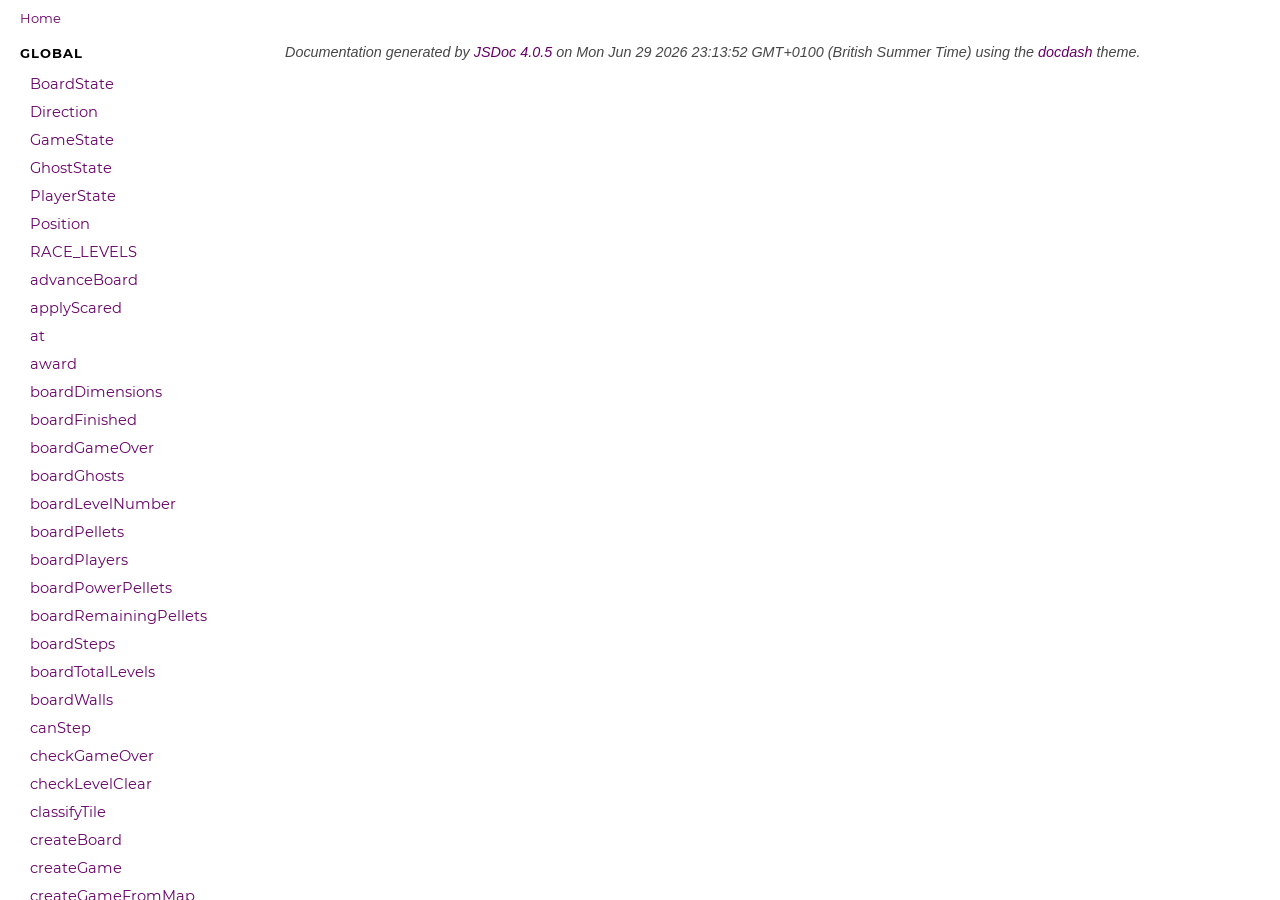
<file: docs/index.html>
<!DOCTYPE html>
<html lang="en">
<head>
    
    <meta charset="utf-8">
    <title>Home - Documentation</title>
    
    
    <script src="scripts/prettify/prettify.js"></script>
    <script src="scripts/prettify/lang-css.js"></script>
    <!--[if lt IE 9]>
      <script src="//html5shiv.googlecode.com/svn/trunk/html5.js"></script>
    <![endif]-->
    <link type="text/css" rel="stylesheet" href="styles/prettify.css">
    <link type="text/css" rel="stylesheet" href="styles/jsdoc.css">
    <script src="scripts/nav.js" defer></script>
    
    <meta name="viewport" content="width=device-width, initial-scale=1.0">
</head>
<body>

<input type="checkbox" id="nav-trigger" class="nav-trigger" />
<label for="nav-trigger" class="navicon-button x">
  <div class="navicon"></div>
</label>

<label for="nav-trigger" class="overlay"></label>

<nav >
    
    
    <h2><a href="index.html">Home</a></h2><h3>Global</h3><ul><li><a href="global.html#BoardState">BoardState</a></li><li><a href="global.html#Direction">Direction</a></li><li><a href="global.html#GameState">GameState</a></li><li><a href="global.html#GhostState">GhostState</a></li><li><a href="global.html#PlayerState">PlayerState</a></li><li><a href="global.html#Position">Position</a></li><li><a href="global.html#RACE_LEVELS">RACE_LEVELS</a></li><li><a href="global.html#advanceBoard">advanceBoard</a></li><li><a href="global.html#applyScared">applyScared</a></li><li><a href="global.html#at">at</a></li><li><a href="global.html#award">award</a></li><li><a href="global.html#boardDimensions">boardDimensions</a></li><li><a href="global.html#boardFinished">boardFinished</a></li><li><a href="global.html#boardGameOver">boardGameOver</a></li><li><a href="global.html#boardGhosts">boardGhosts</a></li><li><a href="global.html#boardLevelNumber">boardLevelNumber</a></li><li><a href="global.html#boardPellets">boardPellets</a></li><li><a href="global.html#boardPlayers">boardPlayers</a></li><li><a href="global.html#boardPowerPellets">boardPowerPellets</a></li><li><a href="global.html#boardRemainingPellets">boardRemainingPellets</a></li><li><a href="global.html#boardSteps">boardSteps</a></li><li><a href="global.html#boardTotalLevels">boardTotalLevels</a></li><li><a href="global.html#boardWalls">boardWalls</a></li><li><a href="global.html#canStep">canStep</a></li><li><a href="global.html#checkGameOver">checkGameOver</a></li><li><a href="global.html#checkLevelClear">checkLevelClear</a></li><li><a href="global.html#classifyTile">classifyTile</a></li><li><a href="global.html#createBoard">createBoard</a></li><li><a href="global.html#createGame">createGame</a></li><li><a href="global.html#createGameFromMap">createGameFromMap</a></li><li><a href="global.html#eatPellets">eatPellets</a></li><li><a href="global.html#eatPowerPellets">eatPowerPellets</a></li><li><a href="global.html#eaterIndex">eaterIndex</a></li><li><a href="global.html#expirePower">expirePower</a></li><li><a href="global.html#getBoardOf">getBoardOf</a></li><li><a href="global.html#getBoards">getBoards</a></li><li><a href="global.html#getMode">getMode</a></li><li><a href="global.html#getPlayerCount">getPlayerCount</a></li><li><a href="global.html#getRouting">getRouting</a></li><li><a href="global.html#getWinner">getWinner</a></li><li><a href="global.html#ghostOptions">ghostOptions</a></li><li><a href="global.html#hitPlayer">hitPlayer</a></li><li><a href="global.html#incrementSteps">incrementSteps</a></li><li><a href="global.html#isComplete">isComplete</a></li><li><a href="global.html#isWallAt">isWallAt</a></li><li><a href="global.html#loadLevel">loadLevel</a></li><li><a href="global.html#makePlayer">makePlayer</a></li><li><a href="global.html#moveGhosts">moveGhosts</a></li><li><a href="global.html#movePlayer">movePlayer</a></li><li><a href="global.html#movePlayers">movePlayers</a></li><li><a href="global.html#nextSeed">nextSeed</a></li><li><a href="global.html#parseMap">parseMap</a></li><li><a href="global.html#playerDirection">playerDirection</a></li><li><a href="global.html#playerEliminated">playerEliminated</a></li><li><a href="global.html#playerLives">playerLives</a></li><li><a href="global.html#playerPosition">playerPosition</a></li><li><a href="global.html#playerPowered">playerPowered</a></li><li><a href="global.html#playerScore">playerScore</a></li><li><a href="global.html#randomBelow">randomBelow</a></li><li><a href="global.html#reachableTiles">reachableTiles</a></li><li><a href="global.html#resolveCollisions">resolveCollisions</a></li><li><a href="global.html#resolveGhost">resolveGhost</a></li><li><a href="global.html#samePos">samePos</a></li><li><a href="global.html#setDirection">setDirection</a></li><li><a href="global.html#spawnPoints">spawnPoints</a></li><li><a href="global.html#step">step</a></li><li><a href="global.html#stepBoard">stepBoard</a></li><li><a href="global.html#tileAhead">tileAhead</a></li><li><a href="global.html#wrap">wrap</a></li></ul>
    
</nav>

<div id="main">
    

    



    


    <section class="package">
        <h3> </h3>		
    </section>









    








    
    
</div>

<br class="clear">

<footer>
    Documentation generated by <a href="https://github.com/jsdoc3/jsdoc">JSDoc 4.0.5</a> on Mon Jun 29 2026 23:13:52 GMT+0100 (British Summer Time) using the <a href="https://github.com/clenemt/docdash">docdash</a> theme.
</footer>

<script>prettyPrint();</script>
<script src="scripts/polyfill.js"></script>
<script src="scripts/linenumber.js"></script>



    <link type="text/css" rel="stylesheet" href="custom.css">
    
</body>
</html>
</file>
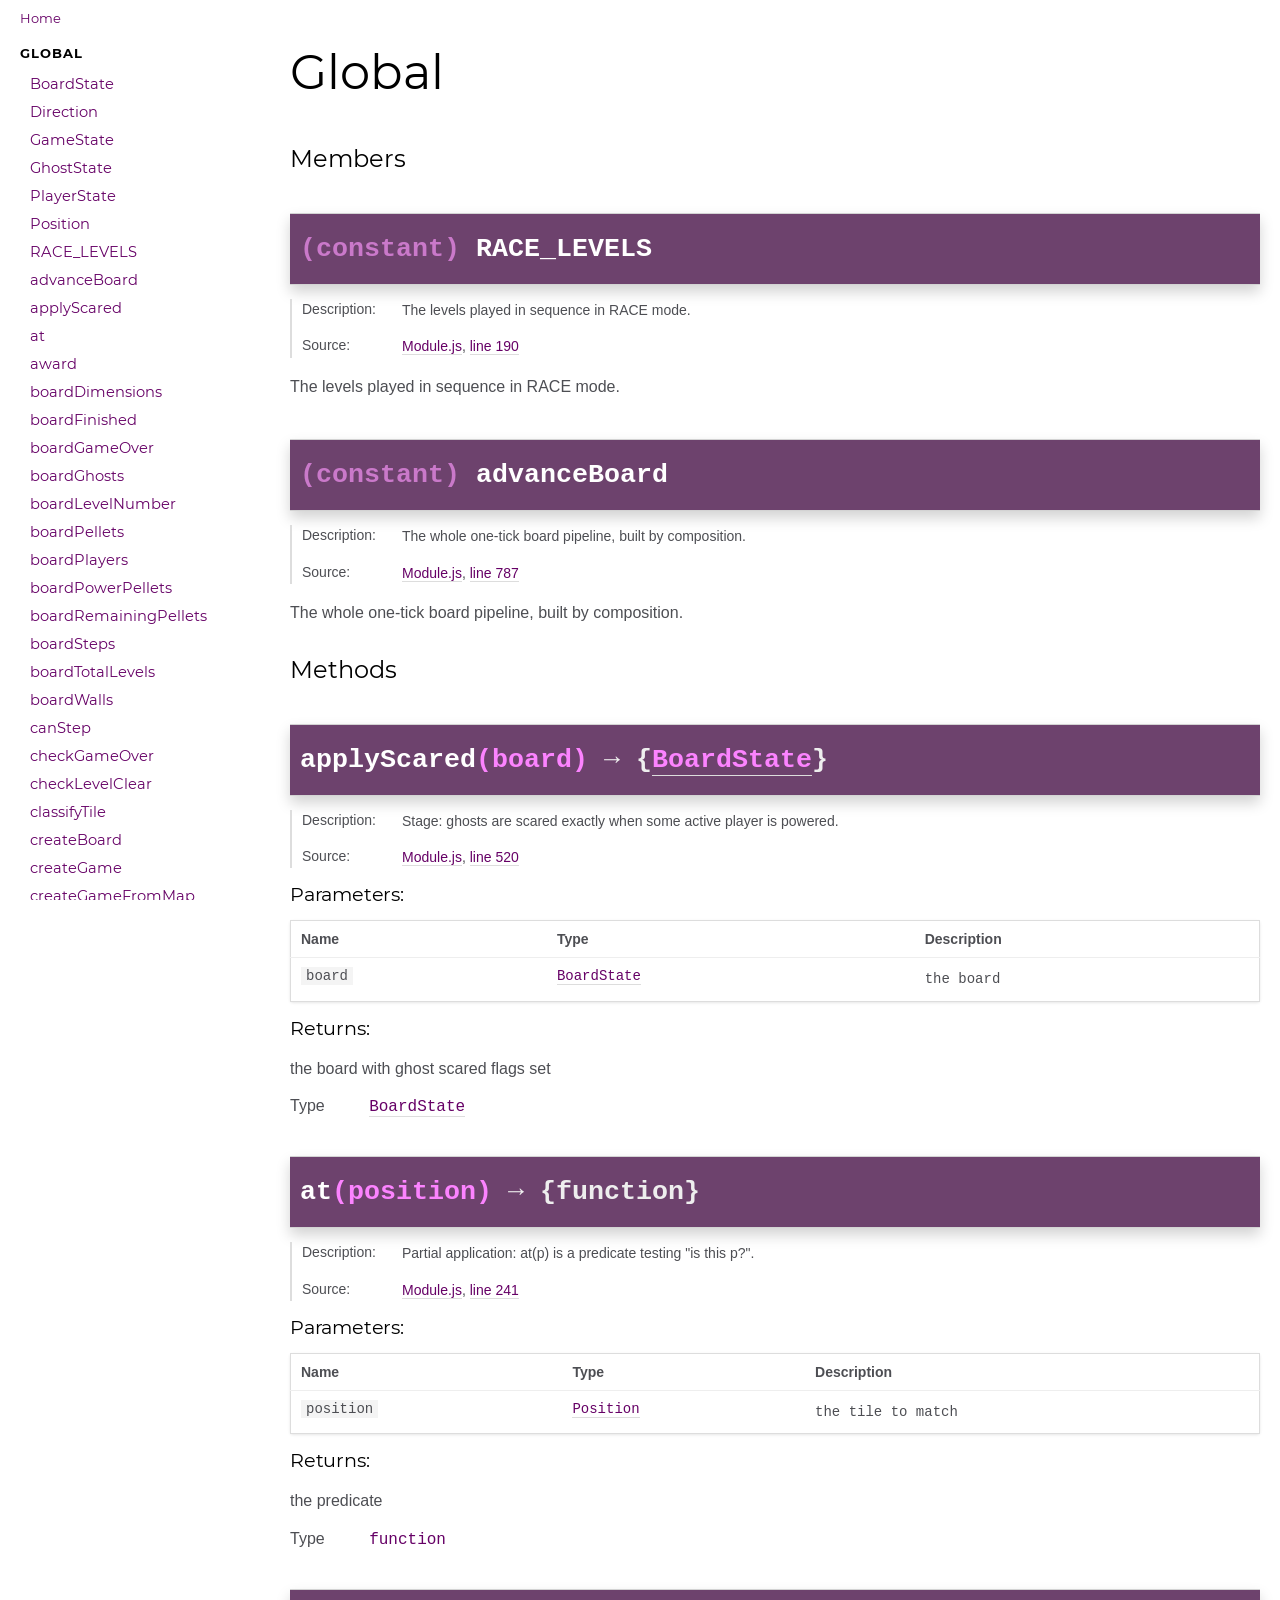
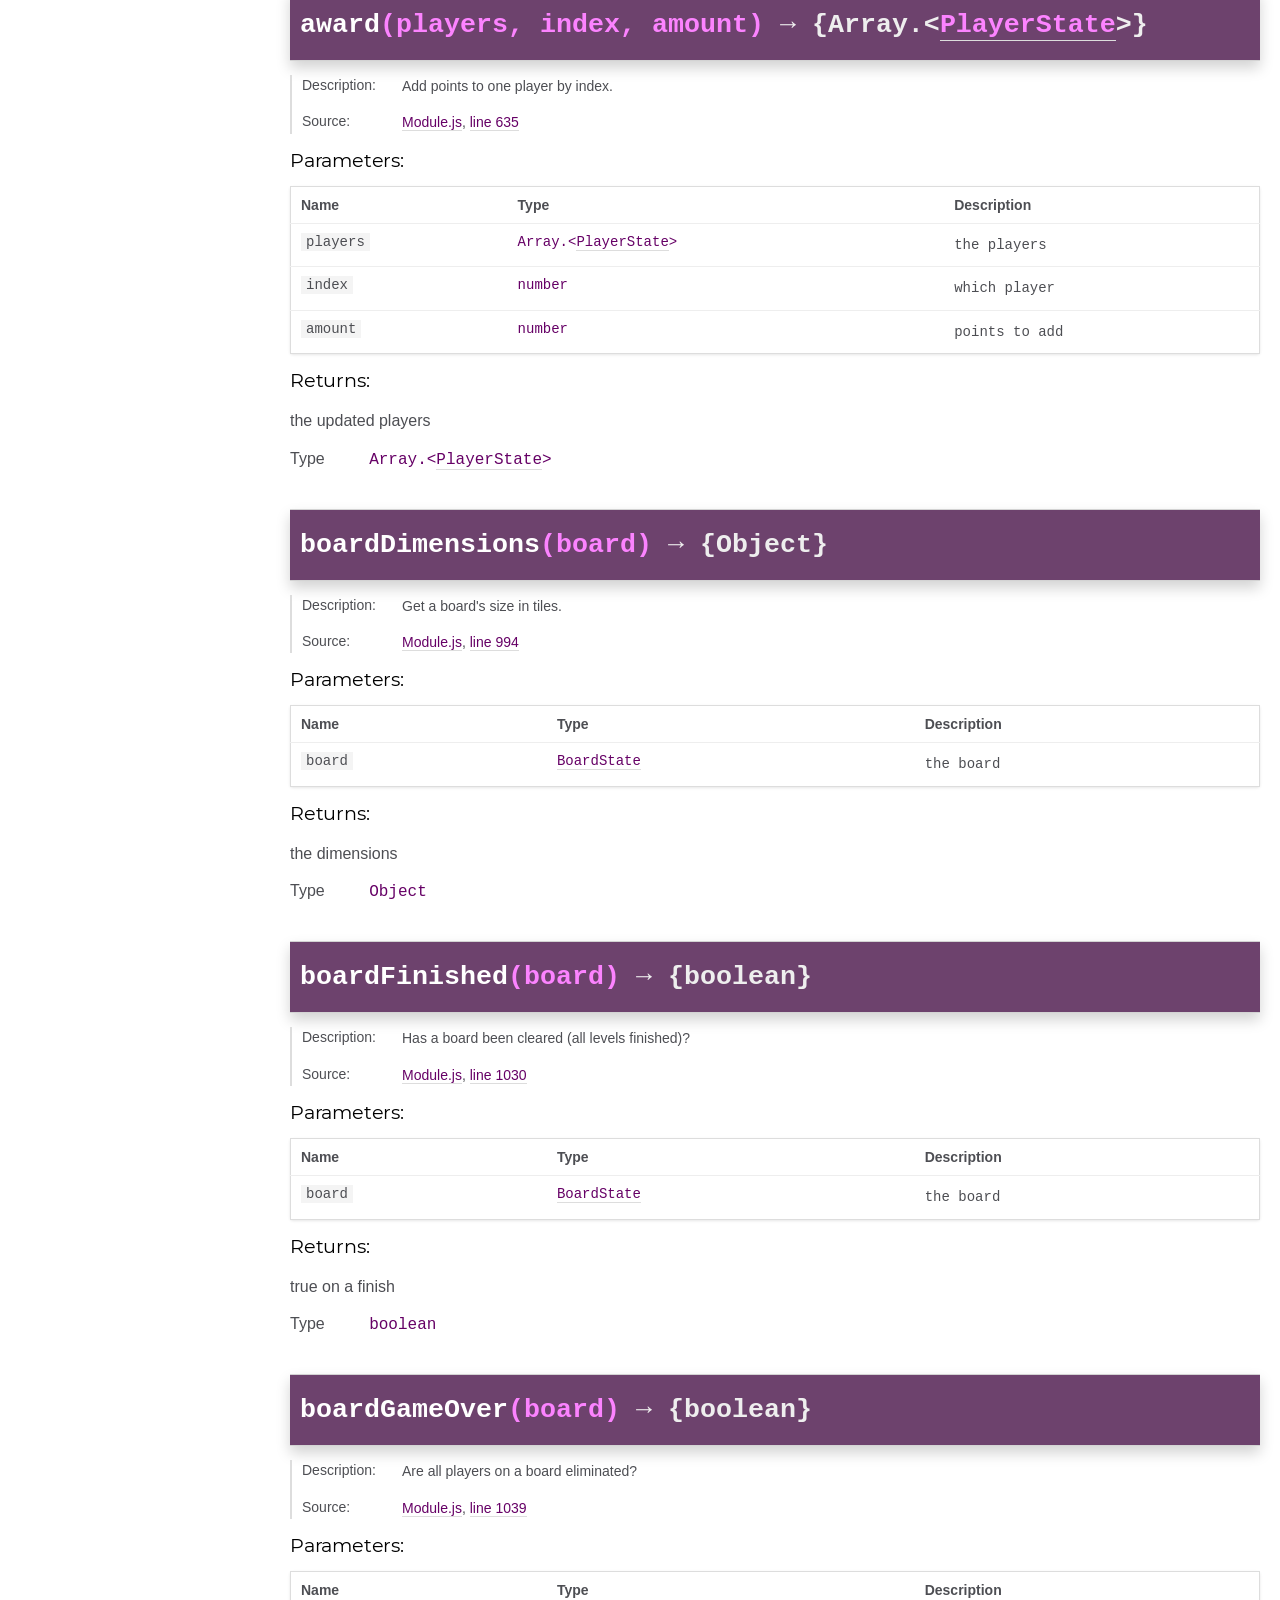
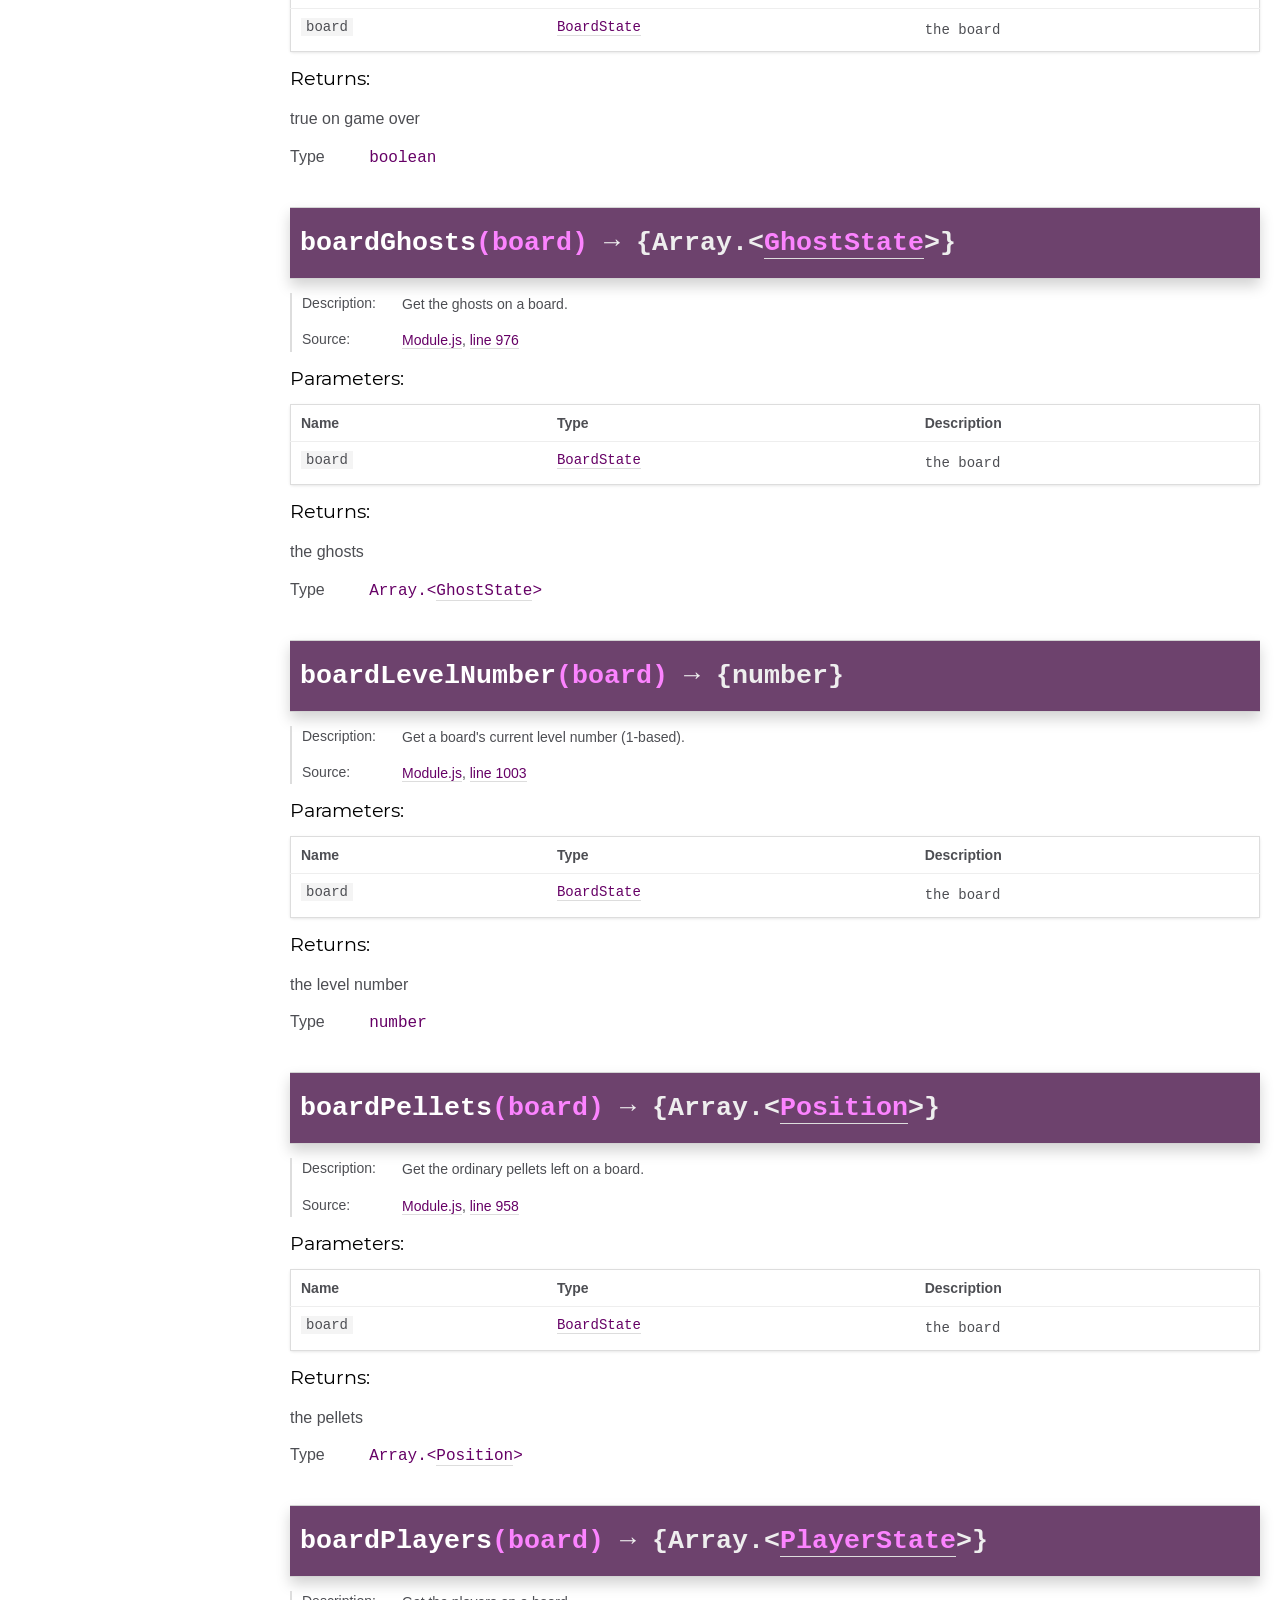
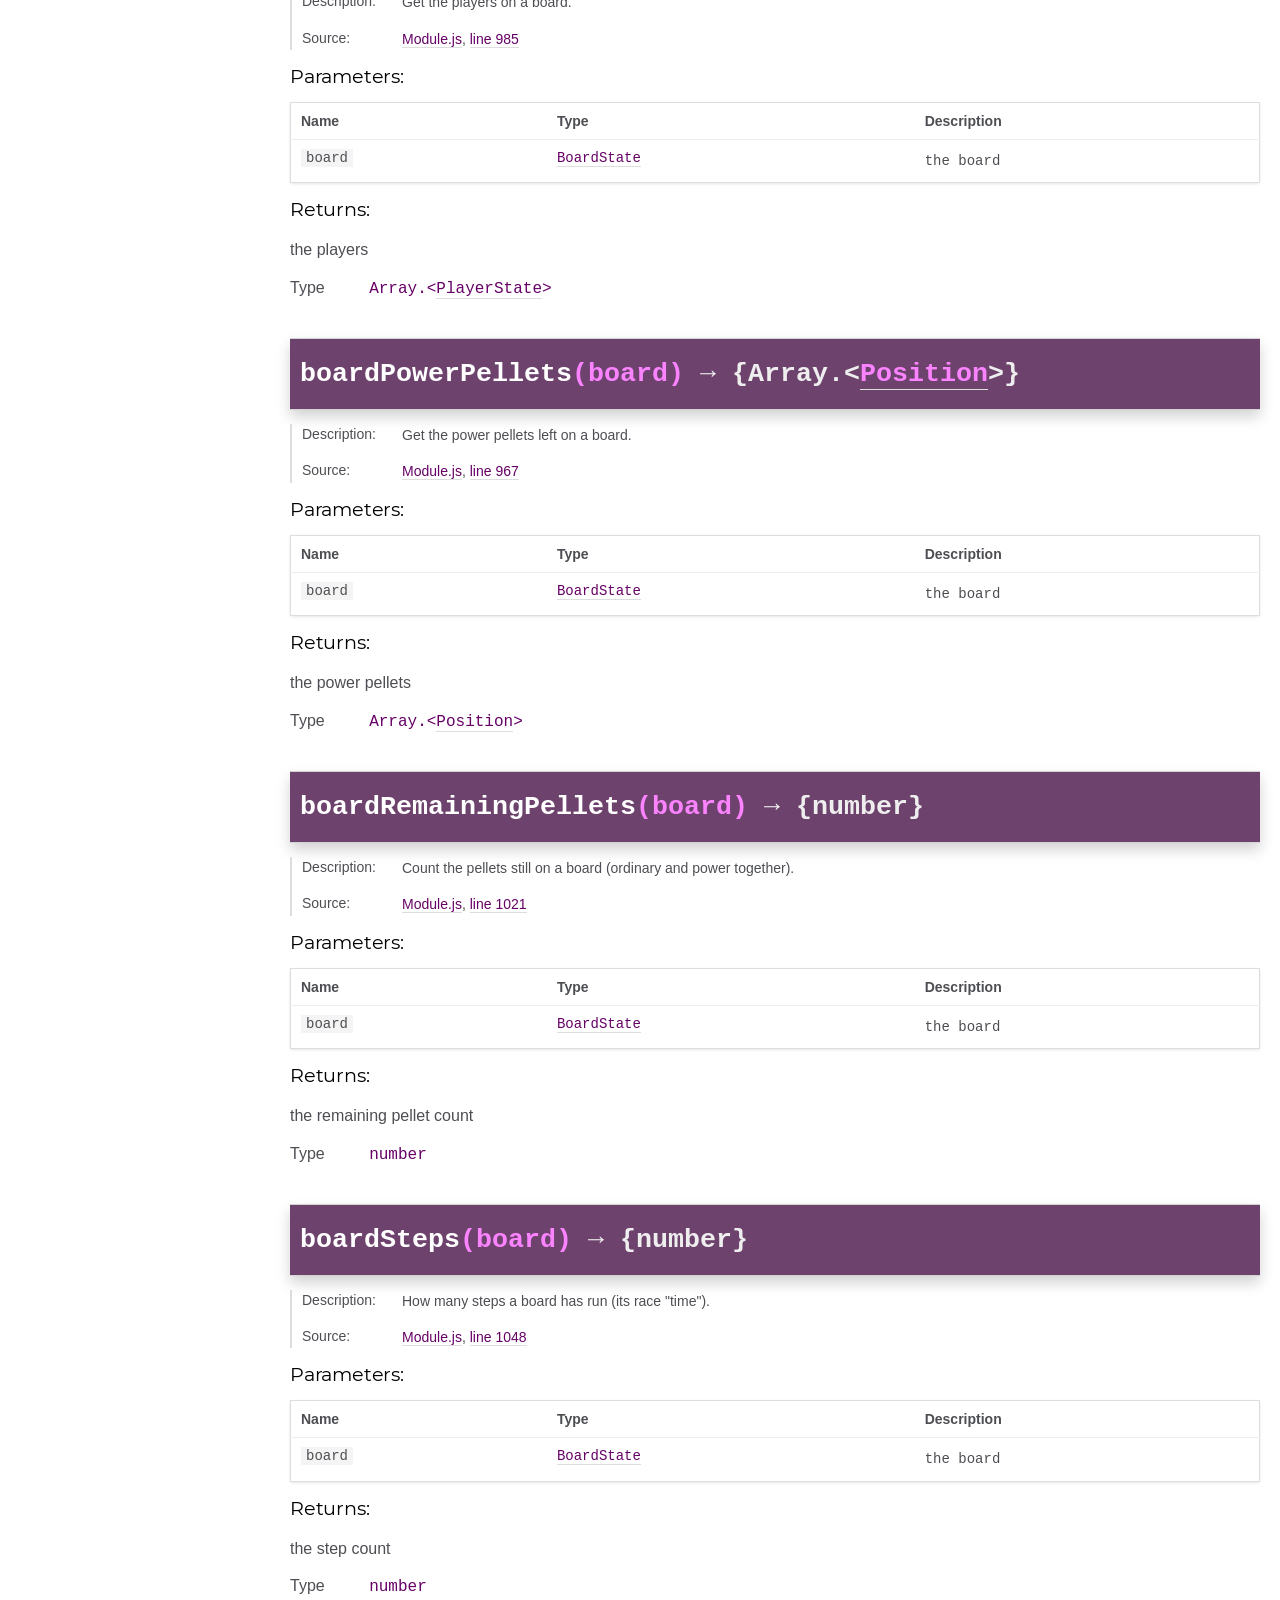
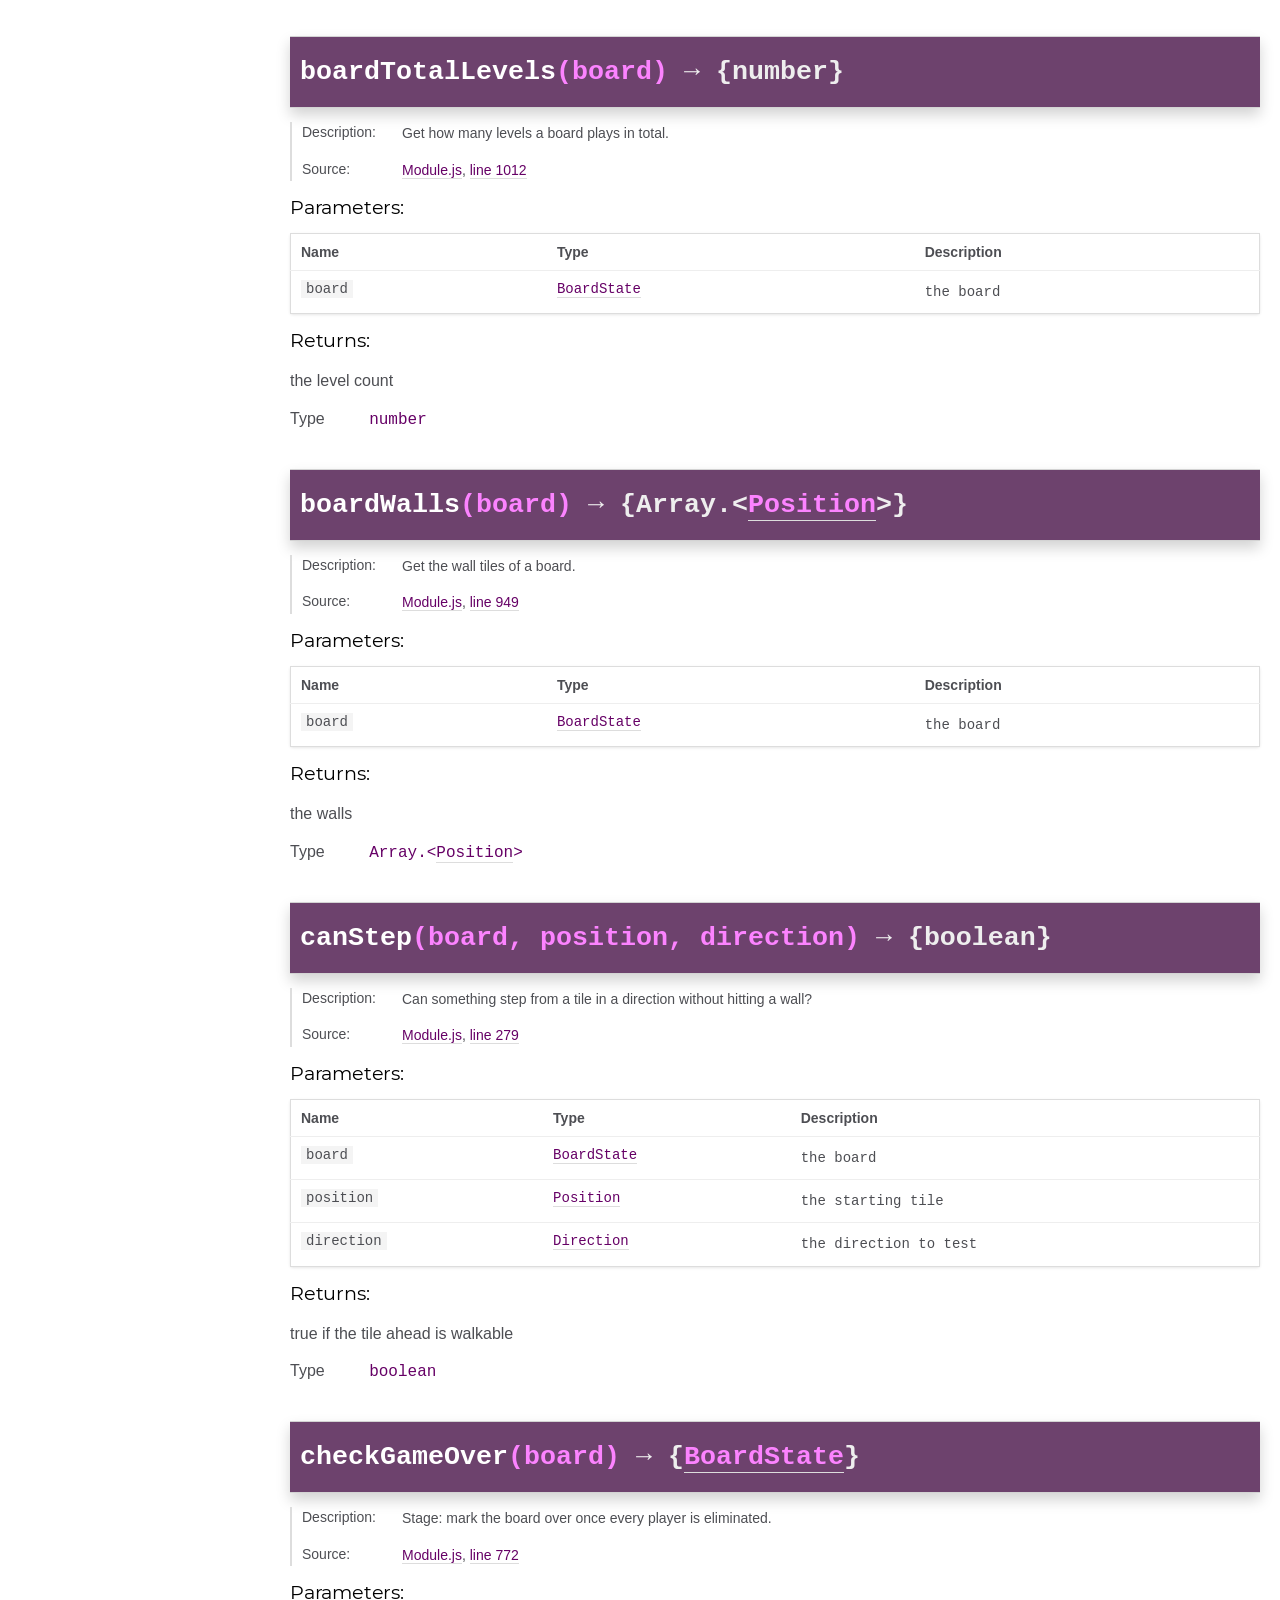
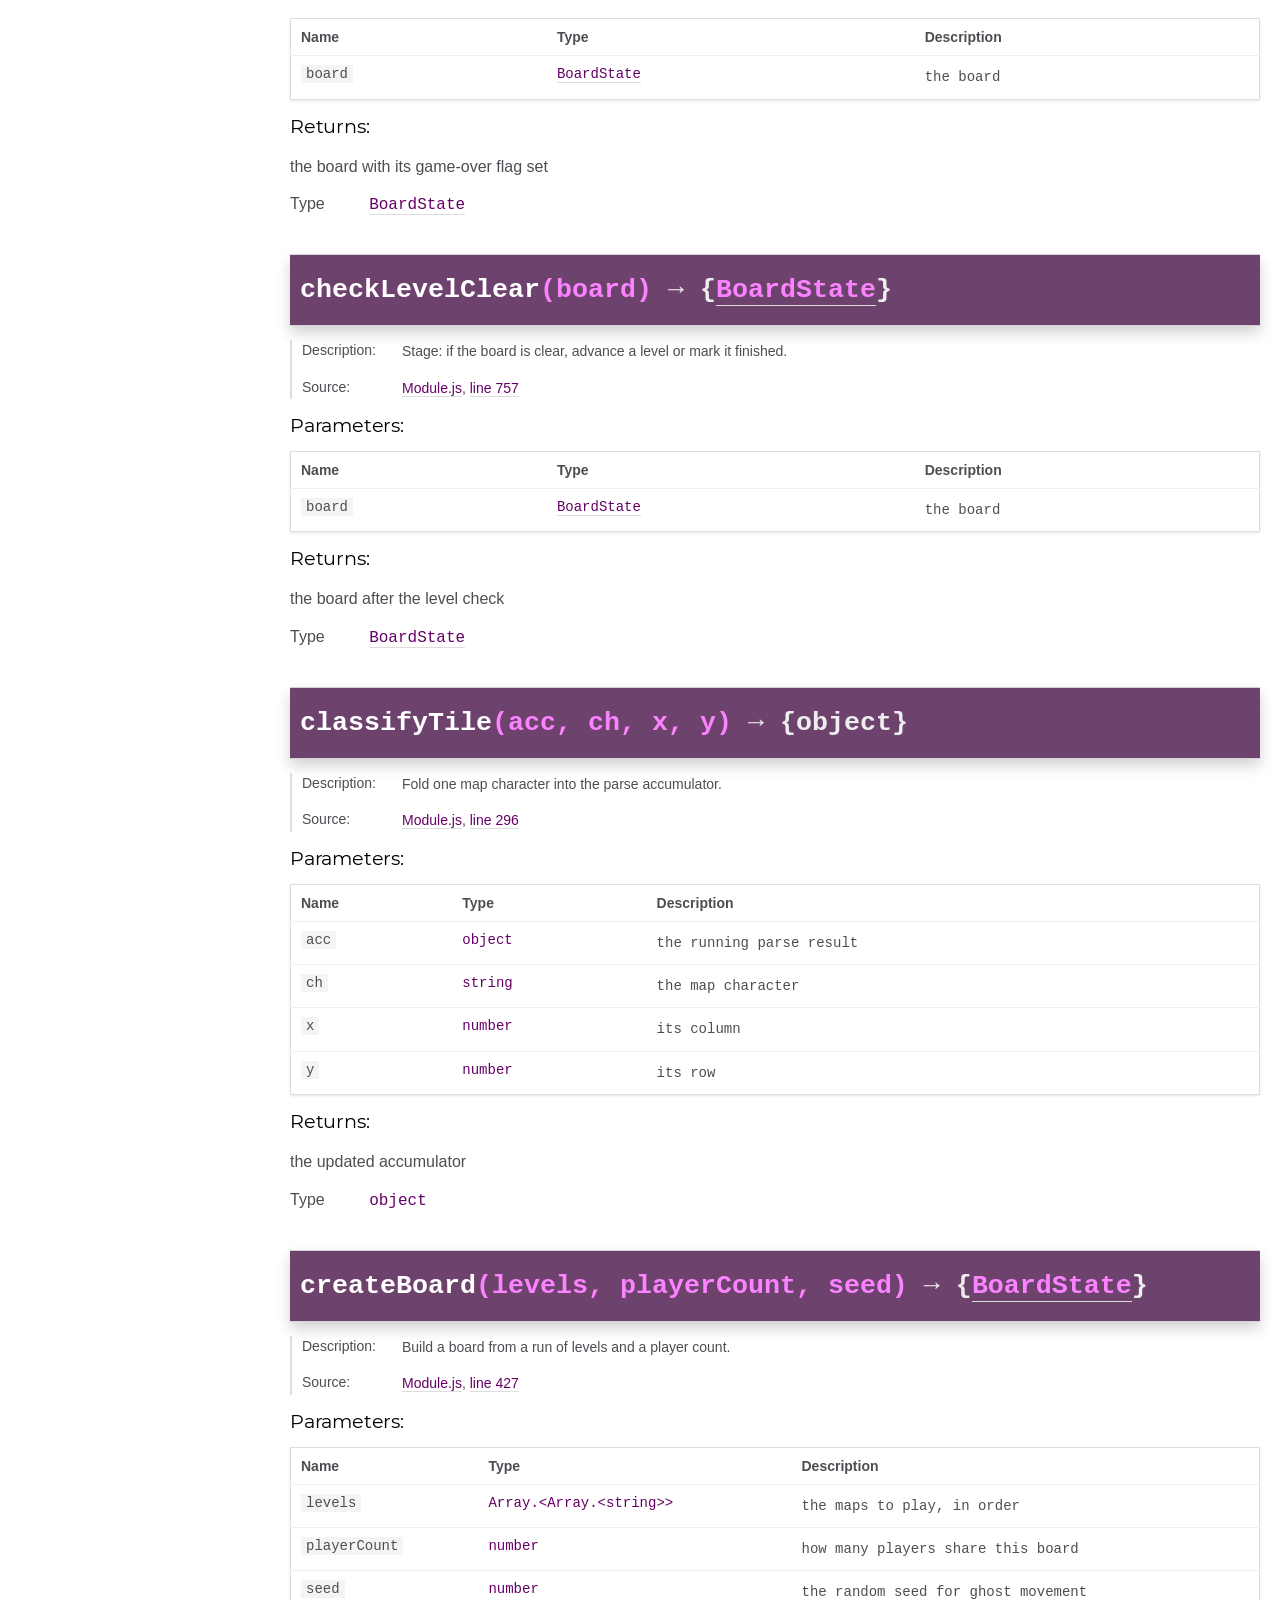
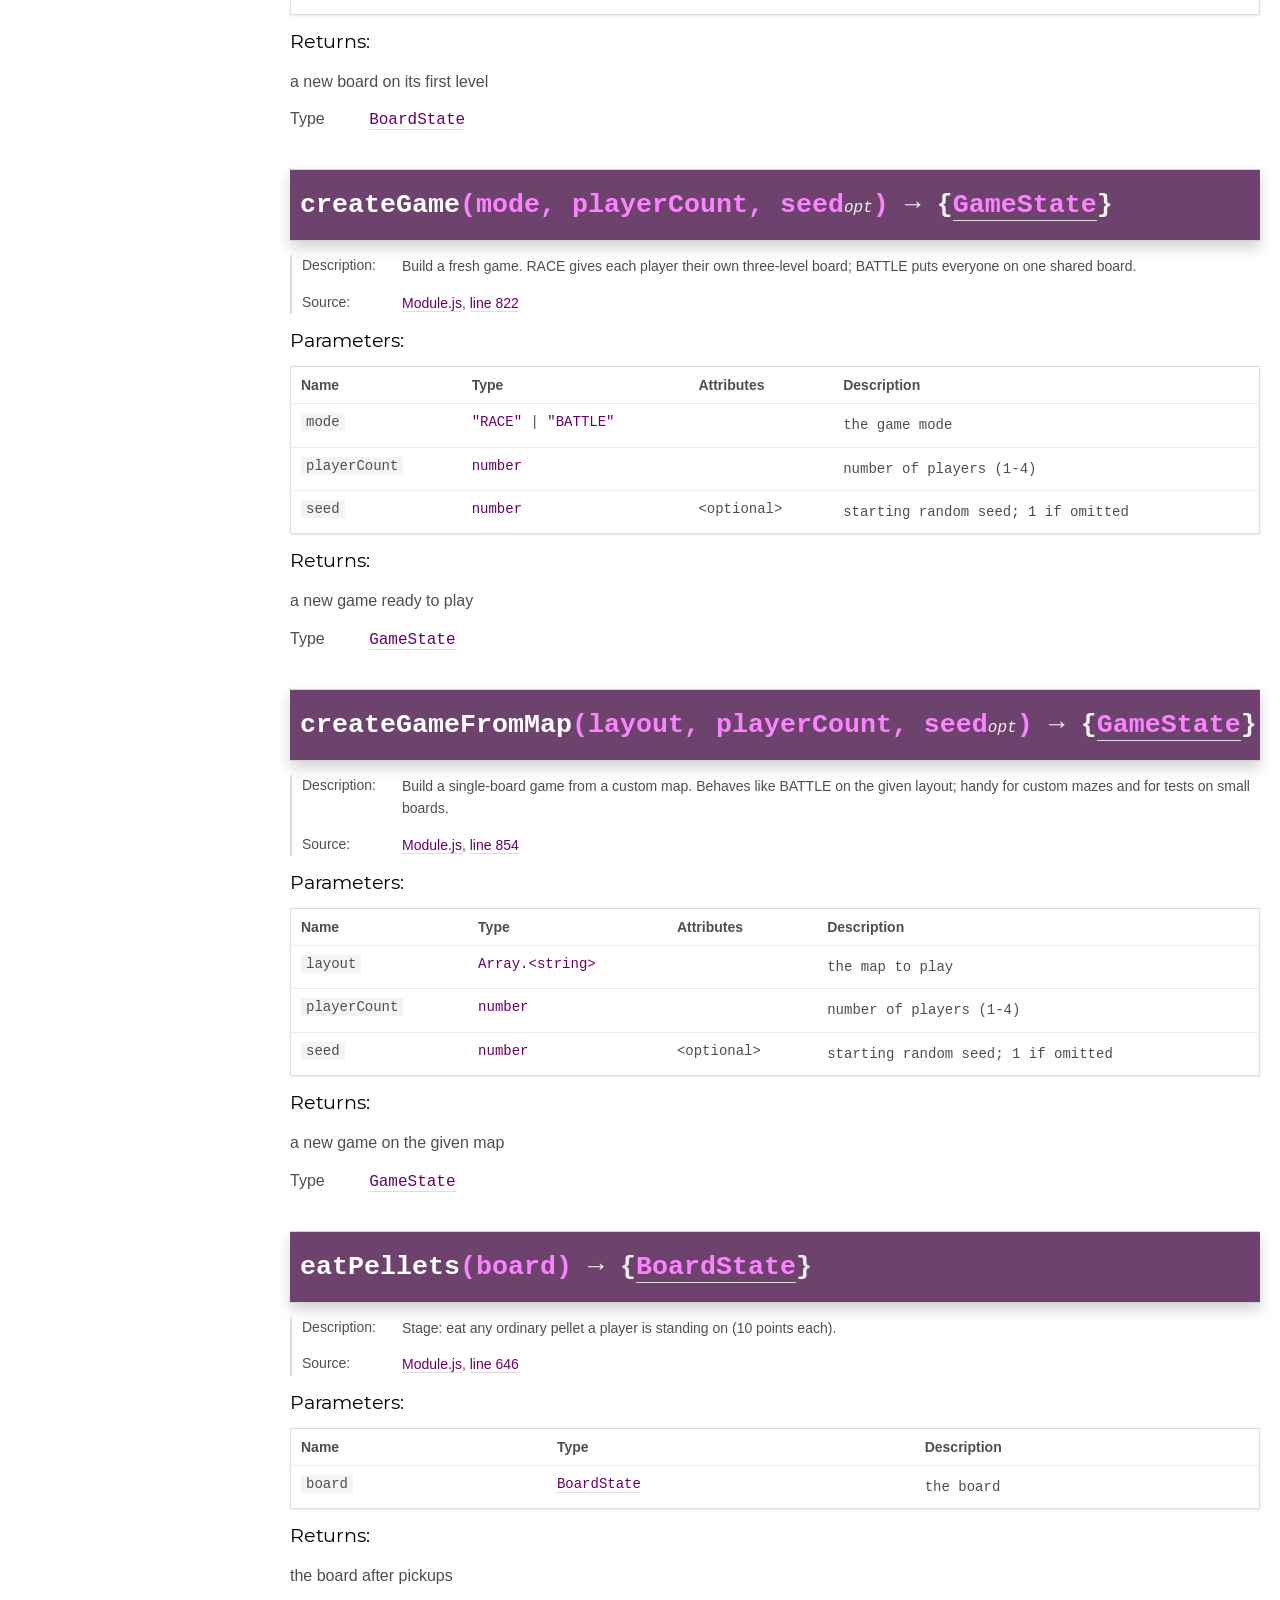
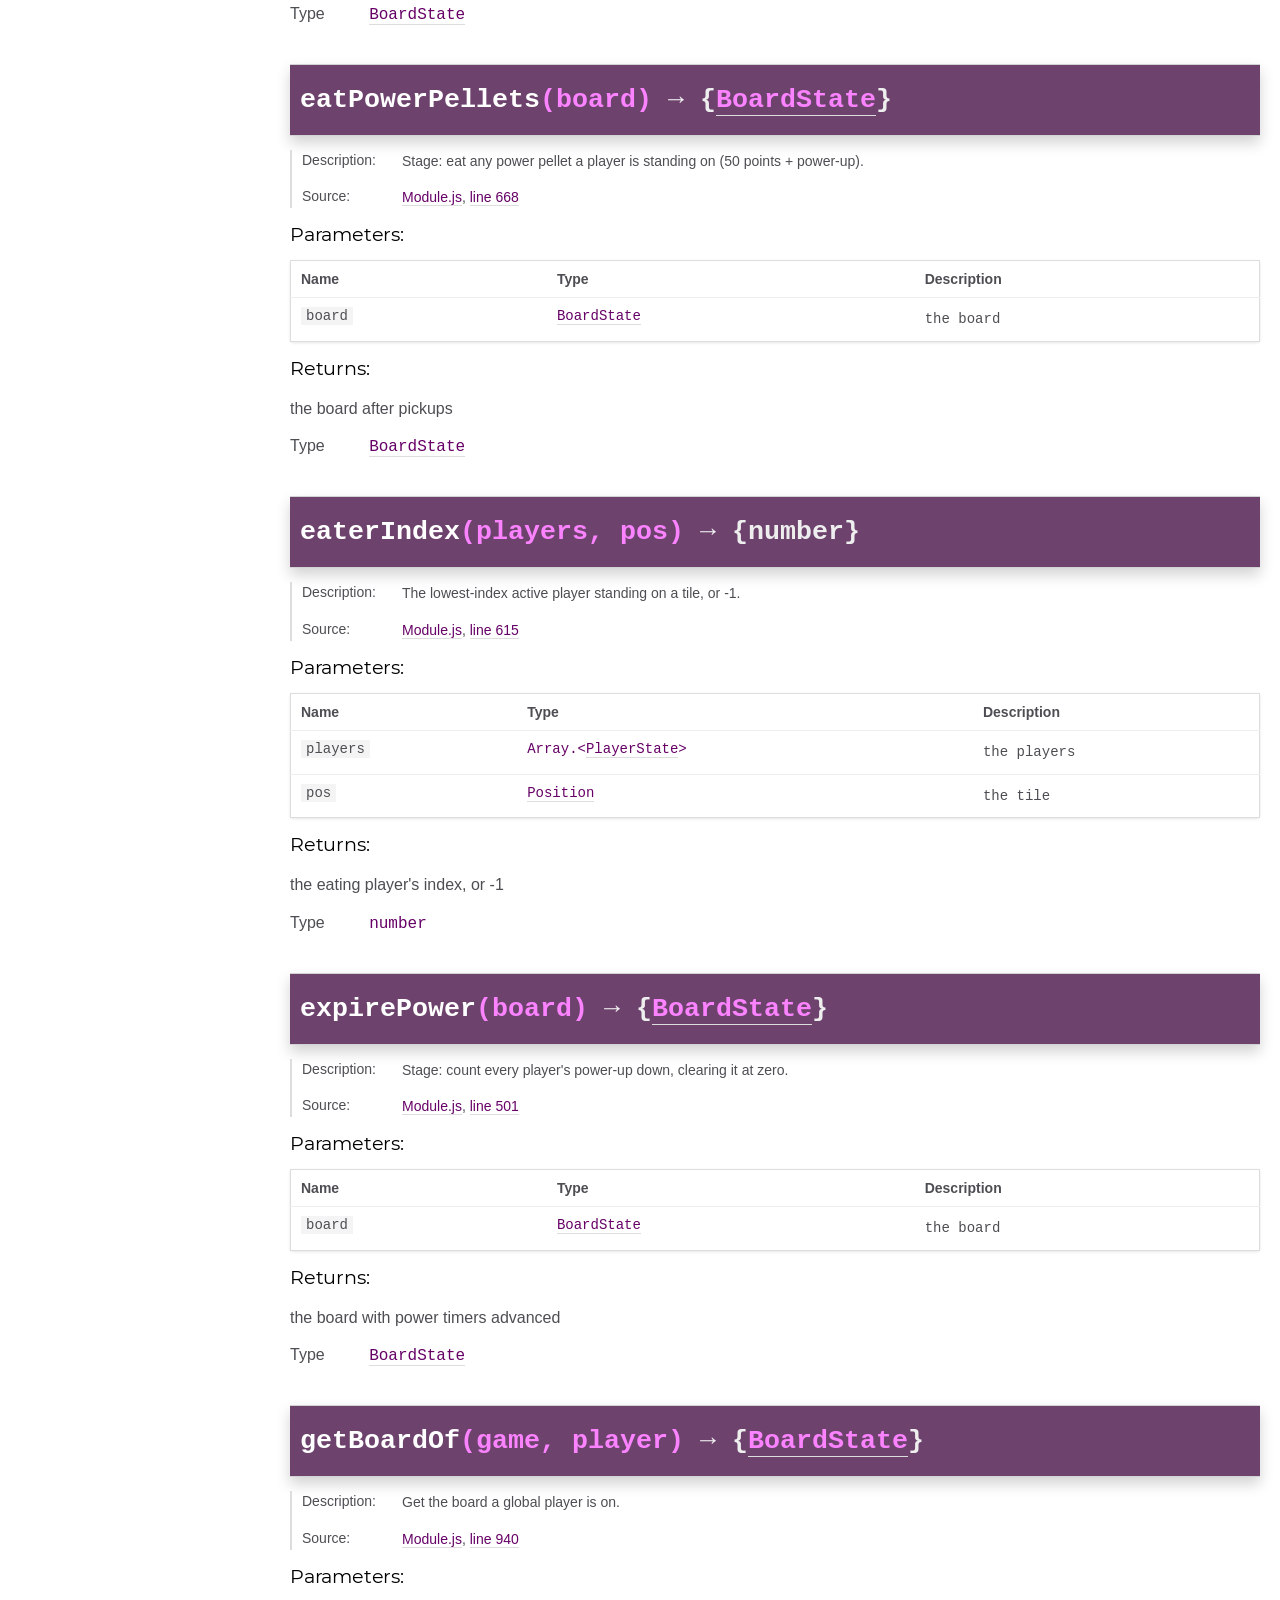
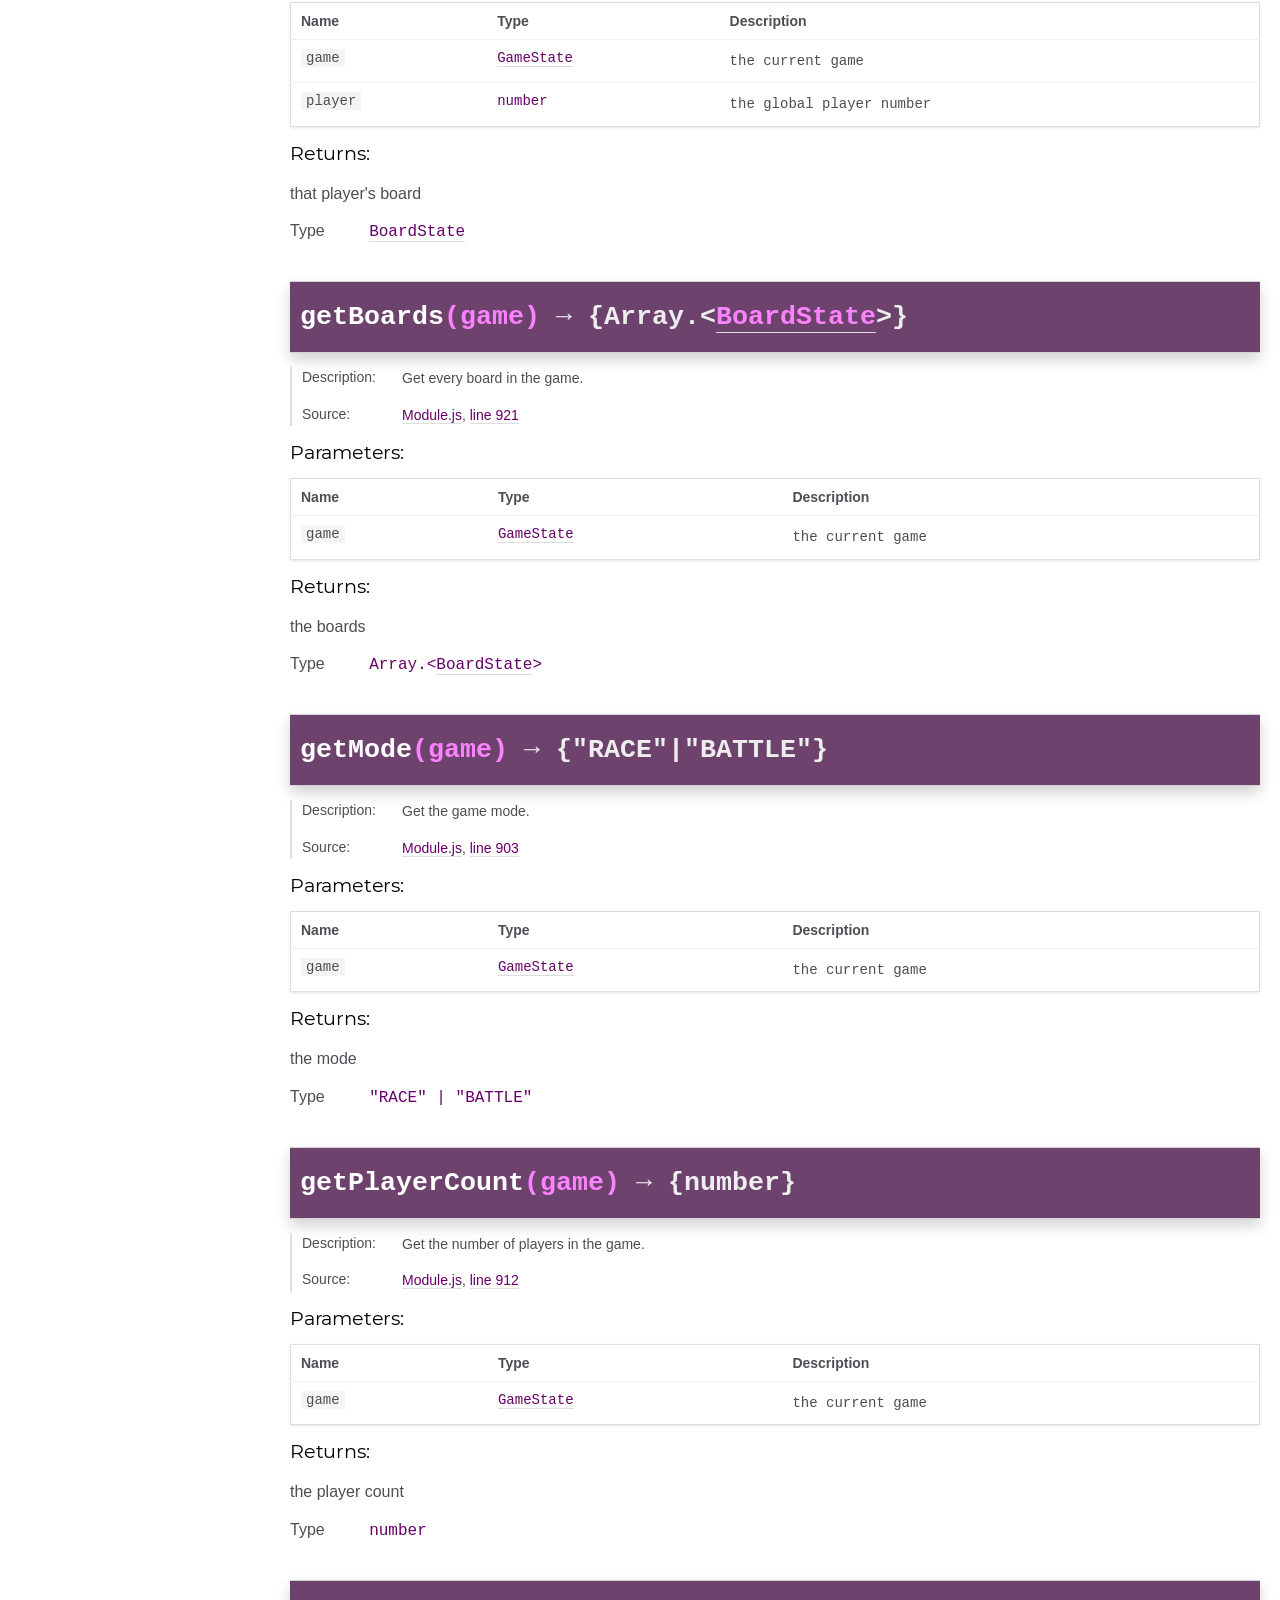
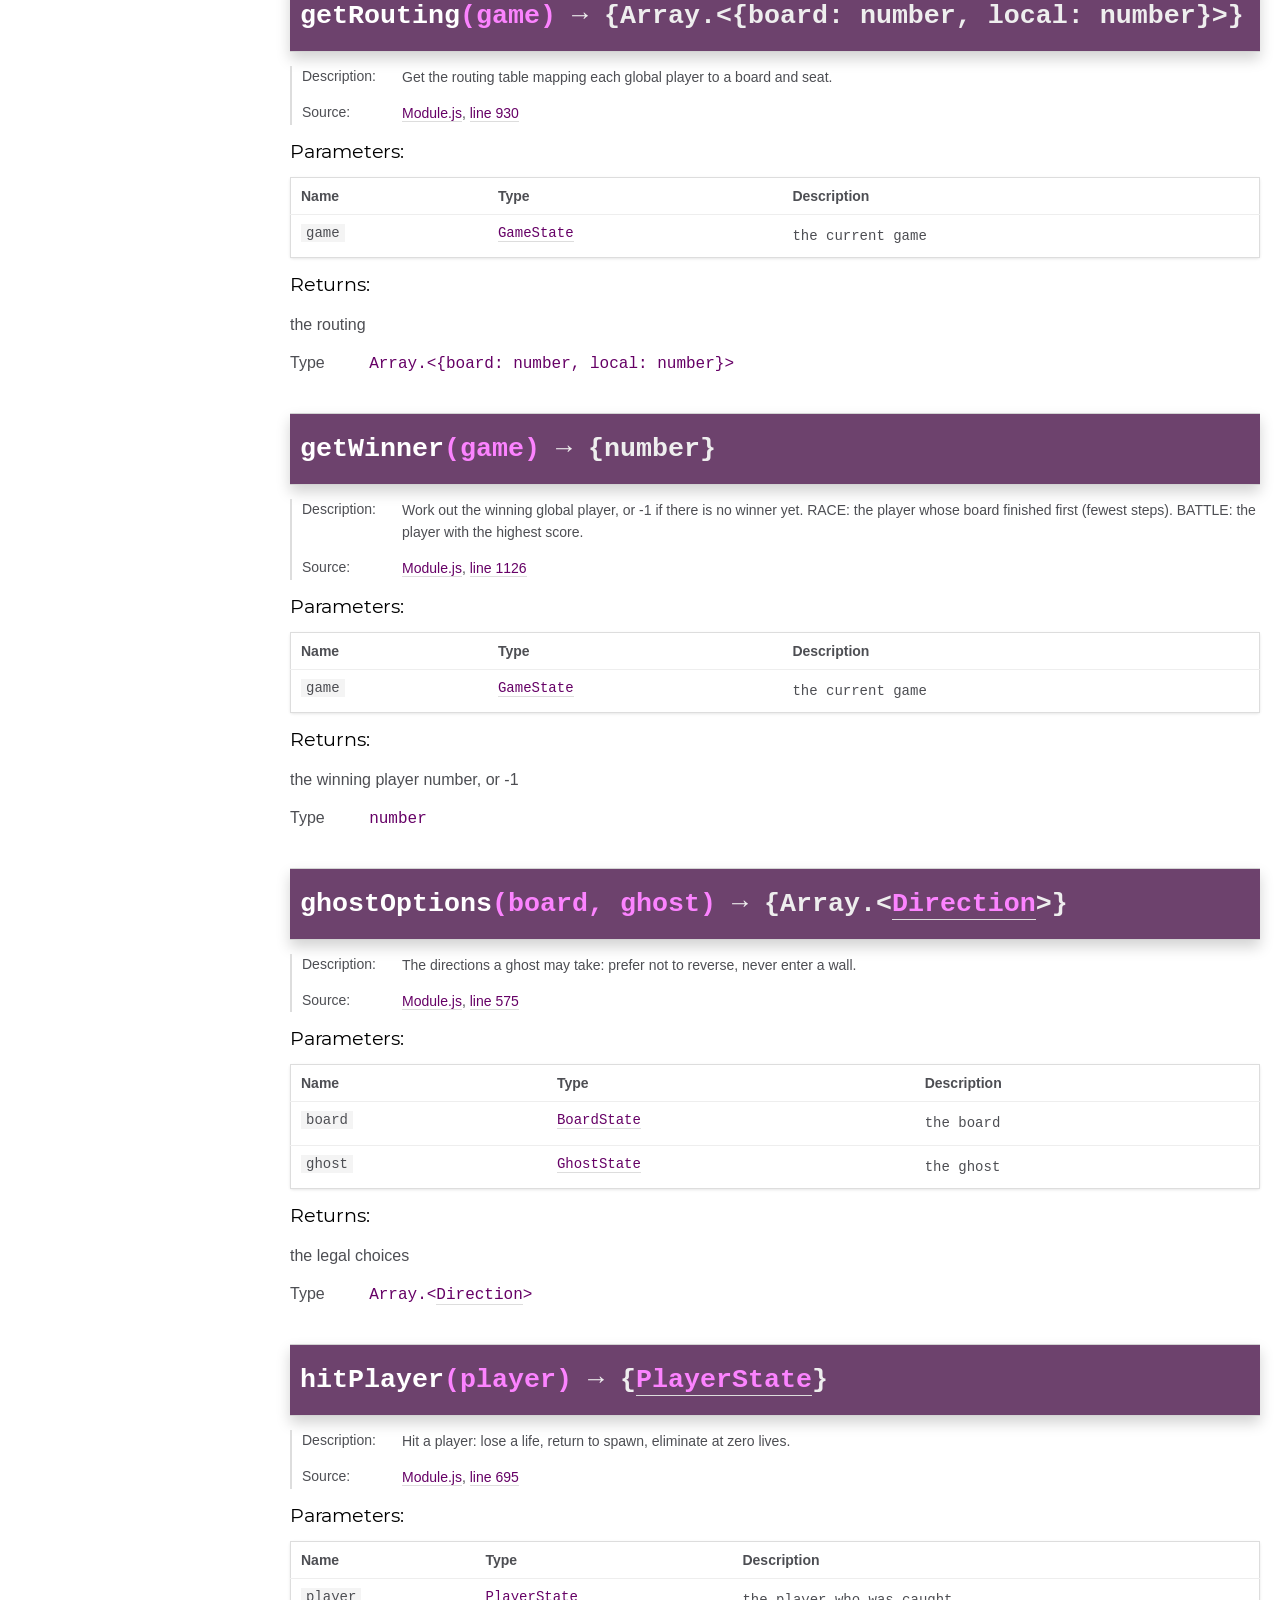
<file: docs/global.html>
<!DOCTYPE html>
<html lang="en">
<head>
    
    <meta charset="utf-8">
    <title>Global - Documentation</title>
    
    
    <script src="scripts/prettify/prettify.js"></script>
    <script src="scripts/prettify/lang-css.js"></script>
    <!--[if lt IE 9]>
      <script src="//html5shiv.googlecode.com/svn/trunk/html5.js"></script>
    <![endif]-->
    <link type="text/css" rel="stylesheet" href="styles/prettify.css">
    <link type="text/css" rel="stylesheet" href="styles/jsdoc.css">
    <script src="scripts/nav.js" defer></script>
    
    <meta name="viewport" content="width=device-width, initial-scale=1.0">
</head>
<body>

<input type="checkbox" id="nav-trigger" class="nav-trigger" />
<label for="nav-trigger" class="navicon-button x">
  <div class="navicon"></div>
</label>

<label for="nav-trigger" class="overlay"></label>

<nav >
    
    
    <h2><a href="index.html">Home</a></h2><h3>Global</h3><ul><li><a href="global.html#BoardState">BoardState</a></li><li><a href="global.html#Direction">Direction</a></li><li><a href="global.html#GameState">GameState</a></li><li><a href="global.html#GhostState">GhostState</a></li><li><a href="global.html#PlayerState">PlayerState</a></li><li><a href="global.html#Position">Position</a></li><li><a href="global.html#RACE_LEVELS">RACE_LEVELS</a></li><li><a href="global.html#advanceBoard">advanceBoard</a></li><li><a href="global.html#applyScared">applyScared</a></li><li><a href="global.html#at">at</a></li><li><a href="global.html#award">award</a></li><li><a href="global.html#boardDimensions">boardDimensions</a></li><li><a href="global.html#boardFinished">boardFinished</a></li><li><a href="global.html#boardGameOver">boardGameOver</a></li><li><a href="global.html#boardGhosts">boardGhosts</a></li><li><a href="global.html#boardLevelNumber">boardLevelNumber</a></li><li><a href="global.html#boardPellets">boardPellets</a></li><li><a href="global.html#boardPlayers">boardPlayers</a></li><li><a href="global.html#boardPowerPellets">boardPowerPellets</a></li><li><a href="global.html#boardRemainingPellets">boardRemainingPellets</a></li><li><a href="global.html#boardSteps">boardSteps</a></li><li><a href="global.html#boardTotalLevels">boardTotalLevels</a></li><li><a href="global.html#boardWalls">boardWalls</a></li><li><a href="global.html#canStep">canStep</a></li><li><a href="global.html#checkGameOver">checkGameOver</a></li><li><a href="global.html#checkLevelClear">checkLevelClear</a></li><li><a href="global.html#classifyTile">classifyTile</a></li><li><a href="global.html#createBoard">createBoard</a></li><li><a href="global.html#createGame">createGame</a></li><li><a href="global.html#createGameFromMap">createGameFromMap</a></li><li><a href="global.html#eatPellets">eatPellets</a></li><li><a href="global.html#eatPowerPellets">eatPowerPellets</a></li><li><a href="global.html#eaterIndex">eaterIndex</a></li><li><a href="global.html#expirePower">expirePower</a></li><li><a href="global.html#getBoardOf">getBoardOf</a></li><li><a href="global.html#getBoards">getBoards</a></li><li><a href="global.html#getMode">getMode</a></li><li><a href="global.html#getPlayerCount">getPlayerCount</a></li><li><a href="global.html#getRouting">getRouting</a></li><li><a href="global.html#getWinner">getWinner</a></li><li><a href="global.html#ghostOptions">ghostOptions</a></li><li><a href="global.html#hitPlayer">hitPlayer</a></li><li><a href="global.html#incrementSteps">incrementSteps</a></li><li><a href="global.html#isComplete">isComplete</a></li><li><a href="global.html#isWallAt">isWallAt</a></li><li><a href="global.html#loadLevel">loadLevel</a></li><li><a href="global.html#makePlayer">makePlayer</a></li><li><a href="global.html#moveGhosts">moveGhosts</a></li><li><a href="global.html#movePlayer">movePlayer</a></li><li><a href="global.html#movePlayers">movePlayers</a></li><li><a href="global.html#nextSeed">nextSeed</a></li><li><a href="global.html#parseMap">parseMap</a></li><li><a href="global.html#playerDirection">playerDirection</a></li><li><a href="global.html#playerEliminated">playerEliminated</a></li><li><a href="global.html#playerLives">playerLives</a></li><li><a href="global.html#playerPosition">playerPosition</a></li><li><a href="global.html#playerPowered">playerPowered</a></li><li><a href="global.html#playerScore">playerScore</a></li><li><a href="global.html#randomBelow">randomBelow</a></li><li><a href="global.html#reachableTiles">reachableTiles</a></li><li><a href="global.html#resolveCollisions">resolveCollisions</a></li><li><a href="global.html#resolveGhost">resolveGhost</a></li><li><a href="global.html#samePos">samePos</a></li><li><a href="global.html#setDirection">setDirection</a></li><li><a href="global.html#spawnPoints">spawnPoints</a></li><li><a href="global.html#step">step</a></li><li><a href="global.html#stepBoard">stepBoard</a></li><li><a href="global.html#tileAhead">tileAhead</a></li><li><a href="global.html#wrap">wrap</a></li></ul>
    
</nav>

<div id="main">
    
    <h1 class="page-title">Global</h1>
    

    




<section>

<header>
    
        <h2>
        
            
        
        </h2>
        
    
</header>

<article>
    
        <div class="container-overview">
        
            

<dl class="details">
    

    

    

    

    

    

    

    

    

    

    

    

    

    

    

    

    
</dl>




            

            
        
        </div>
    

    

    

    
    
    

     

    

    
        <h3 class="subsection-title">Members</h3>

        
            
<h4 class="name" id="RACE_LEVELS"><span class="type-signature type-signature-constant">(constant) </span>RACE_LEVELS<span class="type-signature"></span></h4>





<dl class="details">
    
    <dt class="tag-description">Description:</dt>
    <dd class="tag-description"><ul class="dummy"><li><p>The levels played in sequence in RACE mode.</p></li></ul></dd>
    

    
    <dt class="tag-source">Source:</dt>
    <dd class="tag-source"><ul class="dummy"><li>
        <a href="Module.js.html">Module.js</a>, <a href="Module.js.html#line190">line 190</a>
    </li></ul></dd>
    

    

    

    

    

    

    

    

    

    

    

    

    

    

    

    
</dl>





<div class="description usertext">
    <p>The levels played in sequence in RACE mode.</p>
</div>








        
            
<h4 class="name" id="advanceBoard"><span class="type-signature type-signature-constant">(constant) </span>advanceBoard<span class="type-signature"></span></h4>





<dl class="details">
    
    <dt class="tag-description">Description:</dt>
    <dd class="tag-description"><ul class="dummy"><li><p>The whole one-tick board pipeline, built by composition.</p></li></ul></dd>
    

    
    <dt class="tag-source">Source:</dt>
    <dd class="tag-source"><ul class="dummy"><li>
        <a href="Module.js.html">Module.js</a>, <a href="Module.js.html#line787">line 787</a>
    </li></ul></dd>
    

    

    

    

    

    

    

    

    

    

    

    

    

    

    

    
</dl>





<div class="description usertext">
    <p>The whole one-tick board pipeline, built by composition.</p>
</div>








        
    

    
        <h3 class="subsection-title">Methods</h3>

        
            

    

    <h4 class="name" id="applyScared"><span class="type-signature"></span>applyScared<span class="signature">(board)</span><span class="type-signature"> &rarr; {<a href="global.html#BoardState">BoardState</a>}</span></h4>

    




<dl class="details">
    
    <dt class="tag-description">Description:</dt>
    <dd class="tag-description"><ul class="dummy"><li><p>Stage: ghosts are scared exactly when some active player is powered.</p></li></ul></dd>
    

    
    <dt class="tag-source">Source:</dt>
    <dd class="tag-source"><ul class="dummy"><li>
        <a href="Module.js.html">Module.js</a>, <a href="Module.js.html#line520">line 520</a>
    </li></ul></dd>
    

    

    

    

    

    

    

    

    

    

    

    

    

    

    

    
</dl>













    <h5 class="h5-parameters">Parameters:</h5>
    

<table class="params">
    <thead>
    <tr>
        
        <th>Name</th>
        

        <th>Type</th>

        

        

        <th class="last">Description</th>
    </tr>
    </thead>

    <tbody>
    

        <tr>
            
                <td class="name"><code>board</code></td>
            

            <td class="type">
            
                
<span class="param-type"><a href="global.html#BoardState">BoardState</a></span>



            
            </td>

            

            

            <td class="description last"><p>the board</p></td>
        </tr>

    
    </tbody>
</table>
















<h5 class="h5-returns">Returns:</h5>

        
<div class="param-desc">
    <p>the board with ghost scared flags set</p>
</div>



<dl class="param-type">
    <dt>
        Type
    </dt>
    <dd>
        
<span class="param-type"><a href="global.html#BoardState">BoardState</a></span>



    </dd>
</dl>

    



        
            

    

    <h4 class="name" id="at"><span class="type-signature"></span>at<span class="signature">(position)</span><span class="type-signature"> &rarr; {function}</span></h4>

    




<dl class="details">
    
    <dt class="tag-description">Description:</dt>
    <dd class="tag-description"><ul class="dummy"><li><p>Partial application: at(p) is a predicate testing &quot;is this p?&quot;.</p></li></ul></dd>
    

    
    <dt class="tag-source">Source:</dt>
    <dd class="tag-source"><ul class="dummy"><li>
        <a href="Module.js.html">Module.js</a>, <a href="Module.js.html#line241">line 241</a>
    </li></ul></dd>
    

    

    

    

    

    

    

    

    

    

    

    

    

    

    

    
</dl>













    <h5 class="h5-parameters">Parameters:</h5>
    

<table class="params">
    <thead>
    <tr>
        
        <th>Name</th>
        

        <th>Type</th>

        

        

        <th class="last">Description</th>
    </tr>
    </thead>

    <tbody>
    

        <tr>
            
                <td class="name"><code>position</code></td>
            

            <td class="type">
            
                
<span class="param-type"><a href="global.html#Position">Position</a></span>



            
            </td>

            

            

            <td class="description last"><p>the tile to match</p></td>
        </tr>

    
    </tbody>
</table>
















<h5 class="h5-returns">Returns:</h5>

        
<div class="param-desc">
    <p>the predicate</p>
</div>



<dl class="param-type">
    <dt>
        Type
    </dt>
    <dd>
        
<span class="param-type">function</span>



    </dd>
</dl>

    



        
            

    

    <h4 class="name" id="award"><span class="type-signature"></span>award<span class="signature">(players, index, amount)</span><span class="type-signature"> &rarr; {Array.&lt;<a href="global.html#PlayerState">PlayerState</a>>}</span></h4>

    




<dl class="details">
    
    <dt class="tag-description">Description:</dt>
    <dd class="tag-description"><ul class="dummy"><li><p>Add points to one player by index.</p></li></ul></dd>
    

    
    <dt class="tag-source">Source:</dt>
    <dd class="tag-source"><ul class="dummy"><li>
        <a href="Module.js.html">Module.js</a>, <a href="Module.js.html#line635">line 635</a>
    </li></ul></dd>
    

    

    

    

    

    

    

    

    

    

    

    

    

    

    

    
</dl>













    <h5 class="h5-parameters">Parameters:</h5>
    

<table class="params">
    <thead>
    <tr>
        
        <th>Name</th>
        

        <th>Type</th>

        

        

        <th class="last">Description</th>
    </tr>
    </thead>

    <tbody>
    

        <tr>
            
                <td class="name"><code>players</code></td>
            

            <td class="type">
            
                
<span class="param-type">Array.&lt;<a href="global.html#PlayerState">PlayerState</a>></span>



            
            </td>

            

            

            <td class="description last"><p>the players</p></td>
        </tr>

    

        <tr>
            
                <td class="name"><code>index</code></td>
            

            <td class="type">
            
                
<span class="param-type">number</span>



            
            </td>

            

            

            <td class="description last"><p>which player</p></td>
        </tr>

    

        <tr>
            
                <td class="name"><code>amount</code></td>
            

            <td class="type">
            
                
<span class="param-type">number</span>



            
            </td>

            

            

            <td class="description last"><p>points to add</p></td>
        </tr>

    
    </tbody>
</table>
















<h5 class="h5-returns">Returns:</h5>

        
<div class="param-desc">
    <p>the updated players</p>
</div>



<dl class="param-type">
    <dt>
        Type
    </dt>
    <dd>
        
<span class="param-type">Array.&lt;<a href="global.html#PlayerState">PlayerState</a>></span>



    </dd>
</dl>

    



        
            

    

    <h4 class="name" id="boardDimensions"><span class="type-signature"></span>boardDimensions<span class="signature">(board)</span><span class="type-signature"> &rarr; {Object}</span></h4>

    




<dl class="details">
    
    <dt class="tag-description">Description:</dt>
    <dd class="tag-description"><ul class="dummy"><li><p>Get a board's size in tiles.</p></li></ul></dd>
    

    
    <dt class="tag-source">Source:</dt>
    <dd class="tag-source"><ul class="dummy"><li>
        <a href="Module.js.html">Module.js</a>, <a href="Module.js.html#line994">line 994</a>
    </li></ul></dd>
    

    

    

    

    

    

    

    

    

    

    

    

    

    

    

    
</dl>













    <h5 class="h5-parameters">Parameters:</h5>
    

<table class="params">
    <thead>
    <tr>
        
        <th>Name</th>
        

        <th>Type</th>

        

        

        <th class="last">Description</th>
    </tr>
    </thead>

    <tbody>
    

        <tr>
            
                <td class="name"><code>board</code></td>
            

            <td class="type">
            
                
<span class="param-type"><a href="global.html#BoardState">BoardState</a></span>



            
            </td>

            

            

            <td class="description last"><p>the board</p></td>
        </tr>

    
    </tbody>
</table>
















<h5 class="h5-returns">Returns:</h5>

        
<div class="param-desc">
    <p>the dimensions</p>
</div>



<dl class="param-type">
    <dt>
        Type
    </dt>
    <dd>
        
<span class="param-type">Object</span>



    </dd>
</dl>

    



        
            

    

    <h4 class="name" id="boardFinished"><span class="type-signature"></span>boardFinished<span class="signature">(board)</span><span class="type-signature"> &rarr; {boolean}</span></h4>

    




<dl class="details">
    
    <dt class="tag-description">Description:</dt>
    <dd class="tag-description"><ul class="dummy"><li><p>Has a board been cleared (all levels finished)?</p></li></ul></dd>
    

    
    <dt class="tag-source">Source:</dt>
    <dd class="tag-source"><ul class="dummy"><li>
        <a href="Module.js.html">Module.js</a>, <a href="Module.js.html#line1030">line 1030</a>
    </li></ul></dd>
    

    

    

    

    

    

    

    

    

    

    

    

    

    

    

    
</dl>













    <h5 class="h5-parameters">Parameters:</h5>
    

<table class="params">
    <thead>
    <tr>
        
        <th>Name</th>
        

        <th>Type</th>

        

        

        <th class="last">Description</th>
    </tr>
    </thead>

    <tbody>
    

        <tr>
            
                <td class="name"><code>board</code></td>
            

            <td class="type">
            
                
<span class="param-type"><a href="global.html#BoardState">BoardState</a></span>



            
            </td>

            

            

            <td class="description last"><p>the board</p></td>
        </tr>

    
    </tbody>
</table>
















<h5 class="h5-returns">Returns:</h5>

        
<div class="param-desc">
    <p>true on a finish</p>
</div>



<dl class="param-type">
    <dt>
        Type
    </dt>
    <dd>
        
<span class="param-type">boolean</span>



    </dd>
</dl>

    



        
            

    

    <h4 class="name" id="boardGameOver"><span class="type-signature"></span>boardGameOver<span class="signature">(board)</span><span class="type-signature"> &rarr; {boolean}</span></h4>

    




<dl class="details">
    
    <dt class="tag-description">Description:</dt>
    <dd class="tag-description"><ul class="dummy"><li><p>Are all players on a board eliminated?</p></li></ul></dd>
    

    
    <dt class="tag-source">Source:</dt>
    <dd class="tag-source"><ul class="dummy"><li>
        <a href="Module.js.html">Module.js</a>, <a href="Module.js.html#line1039">line 1039</a>
    </li></ul></dd>
    

    

    

    

    

    

    

    

    

    

    

    

    

    

    

    
</dl>













    <h5 class="h5-parameters">Parameters:</h5>
    

<table class="params">
    <thead>
    <tr>
        
        <th>Name</th>
        

        <th>Type</th>

        

        

        <th class="last">Description</th>
    </tr>
    </thead>

    <tbody>
    

        <tr>
            
                <td class="name"><code>board</code></td>
            

            <td class="type">
            
                
<span class="param-type"><a href="global.html#BoardState">BoardState</a></span>



            
            </td>

            

            

            <td class="description last"><p>the board</p></td>
        </tr>

    
    </tbody>
</table>
















<h5 class="h5-returns">Returns:</h5>

        
<div class="param-desc">
    <p>true on game over</p>
</div>



<dl class="param-type">
    <dt>
        Type
    </dt>
    <dd>
        
<span class="param-type">boolean</span>



    </dd>
</dl>

    



        
            

    

    <h4 class="name" id="boardGhosts"><span class="type-signature"></span>boardGhosts<span class="signature">(board)</span><span class="type-signature"> &rarr; {Array.&lt;<a href="global.html#GhostState">GhostState</a>>}</span></h4>

    




<dl class="details">
    
    <dt class="tag-description">Description:</dt>
    <dd class="tag-description"><ul class="dummy"><li><p>Get the ghosts on a board.</p></li></ul></dd>
    

    
    <dt class="tag-source">Source:</dt>
    <dd class="tag-source"><ul class="dummy"><li>
        <a href="Module.js.html">Module.js</a>, <a href="Module.js.html#line976">line 976</a>
    </li></ul></dd>
    

    

    

    

    

    

    

    

    

    

    

    

    

    

    

    
</dl>













    <h5 class="h5-parameters">Parameters:</h5>
    

<table class="params">
    <thead>
    <tr>
        
        <th>Name</th>
        

        <th>Type</th>

        

        

        <th class="last">Description</th>
    </tr>
    </thead>

    <tbody>
    

        <tr>
            
                <td class="name"><code>board</code></td>
            

            <td class="type">
            
                
<span class="param-type"><a href="global.html#BoardState">BoardState</a></span>



            
            </td>

            

            

            <td class="description last"><p>the board</p></td>
        </tr>

    
    </tbody>
</table>
















<h5 class="h5-returns">Returns:</h5>

        
<div class="param-desc">
    <p>the ghosts</p>
</div>



<dl class="param-type">
    <dt>
        Type
    </dt>
    <dd>
        
<span class="param-type">Array.&lt;<a href="global.html#GhostState">GhostState</a>></span>



    </dd>
</dl>

    



        
            

    

    <h4 class="name" id="boardLevelNumber"><span class="type-signature"></span>boardLevelNumber<span class="signature">(board)</span><span class="type-signature"> &rarr; {number}</span></h4>

    




<dl class="details">
    
    <dt class="tag-description">Description:</dt>
    <dd class="tag-description"><ul class="dummy"><li><p>Get a board's current level number (1-based).</p></li></ul></dd>
    

    
    <dt class="tag-source">Source:</dt>
    <dd class="tag-source"><ul class="dummy"><li>
        <a href="Module.js.html">Module.js</a>, <a href="Module.js.html#line1003">line 1003</a>
    </li></ul></dd>
    

    

    

    

    

    

    

    

    

    

    

    

    

    

    

    
</dl>













    <h5 class="h5-parameters">Parameters:</h5>
    

<table class="params">
    <thead>
    <tr>
        
        <th>Name</th>
        

        <th>Type</th>

        

        

        <th class="last">Description</th>
    </tr>
    </thead>

    <tbody>
    

        <tr>
            
                <td class="name"><code>board</code></td>
            

            <td class="type">
            
                
<span class="param-type"><a href="global.html#BoardState">BoardState</a></span>



            
            </td>

            

            

            <td class="description last"><p>the board</p></td>
        </tr>

    
    </tbody>
</table>
















<h5 class="h5-returns">Returns:</h5>

        
<div class="param-desc">
    <p>the level number</p>
</div>



<dl class="param-type">
    <dt>
        Type
    </dt>
    <dd>
        
<span class="param-type">number</span>



    </dd>
</dl>

    



        
            

    

    <h4 class="name" id="boardPellets"><span class="type-signature"></span>boardPellets<span class="signature">(board)</span><span class="type-signature"> &rarr; {Array.&lt;<a href="global.html#Position">Position</a>>}</span></h4>

    




<dl class="details">
    
    <dt class="tag-description">Description:</dt>
    <dd class="tag-description"><ul class="dummy"><li><p>Get the ordinary pellets left on a board.</p></li></ul></dd>
    

    
    <dt class="tag-source">Source:</dt>
    <dd class="tag-source"><ul class="dummy"><li>
        <a href="Module.js.html">Module.js</a>, <a href="Module.js.html#line958">line 958</a>
    </li></ul></dd>
    

    

    

    

    

    

    

    

    

    

    

    

    

    

    

    
</dl>













    <h5 class="h5-parameters">Parameters:</h5>
    

<table class="params">
    <thead>
    <tr>
        
        <th>Name</th>
        

        <th>Type</th>

        

        

        <th class="last">Description</th>
    </tr>
    </thead>

    <tbody>
    

        <tr>
            
                <td class="name"><code>board</code></td>
            

            <td class="type">
            
                
<span class="param-type"><a href="global.html#BoardState">BoardState</a></span>



            
            </td>

            

            

            <td class="description last"><p>the board</p></td>
        </tr>

    
    </tbody>
</table>
















<h5 class="h5-returns">Returns:</h5>

        
<div class="param-desc">
    <p>the pellets</p>
</div>



<dl class="param-type">
    <dt>
        Type
    </dt>
    <dd>
        
<span class="param-type">Array.&lt;<a href="global.html#Position">Position</a>></span>



    </dd>
</dl>

    



        
            

    

    <h4 class="name" id="boardPlayers"><span class="type-signature"></span>boardPlayers<span class="signature">(board)</span><span class="type-signature"> &rarr; {Array.&lt;<a href="global.html#PlayerState">PlayerState</a>>}</span></h4>

    




<dl class="details">
    
    <dt class="tag-description">Description:</dt>
    <dd class="tag-description"><ul class="dummy"><li><p>Get the players on a board.</p></li></ul></dd>
    

    
    <dt class="tag-source">Source:</dt>
    <dd class="tag-source"><ul class="dummy"><li>
        <a href="Module.js.html">Module.js</a>, <a href="Module.js.html#line985">line 985</a>
    </li></ul></dd>
    

    

    

    

    

    

    

    

    

    

    

    

    

    

    

    
</dl>













    <h5 class="h5-parameters">Parameters:</h5>
    

<table class="params">
    <thead>
    <tr>
        
        <th>Name</th>
        

        <th>Type</th>

        

        

        <th class="last">Description</th>
    </tr>
    </thead>

    <tbody>
    

        <tr>
            
                <td class="name"><code>board</code></td>
            

            <td class="type">
            
                
<span class="param-type"><a href="global.html#BoardState">BoardState</a></span>



            
            </td>

            

            

            <td class="description last"><p>the board</p></td>
        </tr>

    
    </tbody>
</table>
















<h5 class="h5-returns">Returns:</h5>

        
<div class="param-desc">
    <p>the players</p>
</div>



<dl class="param-type">
    <dt>
        Type
    </dt>
    <dd>
        
<span class="param-type">Array.&lt;<a href="global.html#PlayerState">PlayerState</a>></span>



    </dd>
</dl>

    



        
            

    

    <h4 class="name" id="boardPowerPellets"><span class="type-signature"></span>boardPowerPellets<span class="signature">(board)</span><span class="type-signature"> &rarr; {Array.&lt;<a href="global.html#Position">Position</a>>}</span></h4>

    




<dl class="details">
    
    <dt class="tag-description">Description:</dt>
    <dd class="tag-description"><ul class="dummy"><li><p>Get the power pellets left on a board.</p></li></ul></dd>
    

    
    <dt class="tag-source">Source:</dt>
    <dd class="tag-source"><ul class="dummy"><li>
        <a href="Module.js.html">Module.js</a>, <a href="Module.js.html#line967">line 967</a>
    </li></ul></dd>
    

    

    

    

    

    

    

    

    

    

    

    

    

    

    

    
</dl>













    <h5 class="h5-parameters">Parameters:</h5>
    

<table class="params">
    <thead>
    <tr>
        
        <th>Name</th>
        

        <th>Type</th>

        

        

        <th class="last">Description</th>
    </tr>
    </thead>

    <tbody>
    

        <tr>
            
                <td class="name"><code>board</code></td>
            

            <td class="type">
            
                
<span class="param-type"><a href="global.html#BoardState">BoardState</a></span>



            
            </td>

            

            

            <td class="description last"><p>the board</p></td>
        </tr>

    
    </tbody>
</table>
















<h5 class="h5-returns">Returns:</h5>

        
<div class="param-desc">
    <p>the power pellets</p>
</div>



<dl class="param-type">
    <dt>
        Type
    </dt>
    <dd>
        
<span class="param-type">Array.&lt;<a href="global.html#Position">Position</a>></span>



    </dd>
</dl>

    



        
            

    

    <h4 class="name" id="boardRemainingPellets"><span class="type-signature"></span>boardRemainingPellets<span class="signature">(board)</span><span class="type-signature"> &rarr; {number}</span></h4>

    




<dl class="details">
    
    <dt class="tag-description">Description:</dt>
    <dd class="tag-description"><ul class="dummy"><li><p>Count the pellets still on a board (ordinary and power together).</p></li></ul></dd>
    

    
    <dt class="tag-source">Source:</dt>
    <dd class="tag-source"><ul class="dummy"><li>
        <a href="Module.js.html">Module.js</a>, <a href="Module.js.html#line1021">line 1021</a>
    </li></ul></dd>
    

    

    

    

    

    

    

    

    

    

    

    

    

    

    

    
</dl>













    <h5 class="h5-parameters">Parameters:</h5>
    

<table class="params">
    <thead>
    <tr>
        
        <th>Name</th>
        

        <th>Type</th>

        

        

        <th class="last">Description</th>
    </tr>
    </thead>

    <tbody>
    

        <tr>
            
                <td class="name"><code>board</code></td>
            

            <td class="type">
            
                
<span class="param-type"><a href="global.html#BoardState">BoardState</a></span>



            
            </td>

            

            

            <td class="description last"><p>the board</p></td>
        </tr>

    
    </tbody>
</table>
















<h5 class="h5-returns">Returns:</h5>

        
<div class="param-desc">
    <p>the remaining pellet count</p>
</div>



<dl class="param-type">
    <dt>
        Type
    </dt>
    <dd>
        
<span class="param-type">number</span>



    </dd>
</dl>

    



        
            

    

    <h4 class="name" id="boardSteps"><span class="type-signature"></span>boardSteps<span class="signature">(board)</span><span class="type-signature"> &rarr; {number}</span></h4>

    




<dl class="details">
    
    <dt class="tag-description">Description:</dt>
    <dd class="tag-description"><ul class="dummy"><li><p>How many steps a board has run (its race &quot;time&quot;).</p></li></ul></dd>
    

    
    <dt class="tag-source">Source:</dt>
    <dd class="tag-source"><ul class="dummy"><li>
        <a href="Module.js.html">Module.js</a>, <a href="Module.js.html#line1048">line 1048</a>
    </li></ul></dd>
    

    

    

    

    

    

    

    

    

    

    

    

    

    

    

    
</dl>













    <h5 class="h5-parameters">Parameters:</h5>
    

<table class="params">
    <thead>
    <tr>
        
        <th>Name</th>
        

        <th>Type</th>

        

        

        <th class="last">Description</th>
    </tr>
    </thead>

    <tbody>
    

        <tr>
            
                <td class="name"><code>board</code></td>
            

            <td class="type">
            
                
<span class="param-type"><a href="global.html#BoardState">BoardState</a></span>



            
            </td>

            

            

            <td class="description last"><p>the board</p></td>
        </tr>

    
    </tbody>
</table>
















<h5 class="h5-returns">Returns:</h5>

        
<div class="param-desc">
    <p>the step count</p>
</div>



<dl class="param-type">
    <dt>
        Type
    </dt>
    <dd>
        
<span class="param-type">number</span>



    </dd>
</dl>

    



        
            

    

    <h4 class="name" id="boardTotalLevels"><span class="type-signature"></span>boardTotalLevels<span class="signature">(board)</span><span class="type-signature"> &rarr; {number}</span></h4>

    




<dl class="details">
    
    <dt class="tag-description">Description:</dt>
    <dd class="tag-description"><ul class="dummy"><li><p>Get how many levels a board plays in total.</p></li></ul></dd>
    

    
    <dt class="tag-source">Source:</dt>
    <dd class="tag-source"><ul class="dummy"><li>
        <a href="Module.js.html">Module.js</a>, <a href="Module.js.html#line1012">line 1012</a>
    </li></ul></dd>
    

    

    

    

    

    

    

    

    

    

    

    

    

    

    

    
</dl>













    <h5 class="h5-parameters">Parameters:</h5>
    

<table class="params">
    <thead>
    <tr>
        
        <th>Name</th>
        

        <th>Type</th>

        

        

        <th class="last">Description</th>
    </tr>
    </thead>

    <tbody>
    

        <tr>
            
                <td class="name"><code>board</code></td>
            

            <td class="type">
            
                
<span class="param-type"><a href="global.html#BoardState">BoardState</a></span>



            
            </td>

            

            

            <td class="description last"><p>the board</p></td>
        </tr>

    
    </tbody>
</table>
















<h5 class="h5-returns">Returns:</h5>

        
<div class="param-desc">
    <p>the level count</p>
</div>



<dl class="param-type">
    <dt>
        Type
    </dt>
    <dd>
        
<span class="param-type">number</span>



    </dd>
</dl>

    



        
            

    

    <h4 class="name" id="boardWalls"><span class="type-signature"></span>boardWalls<span class="signature">(board)</span><span class="type-signature"> &rarr; {Array.&lt;<a href="global.html#Position">Position</a>>}</span></h4>

    




<dl class="details">
    
    <dt class="tag-description">Description:</dt>
    <dd class="tag-description"><ul class="dummy"><li><p>Get the wall tiles of a board.</p></li></ul></dd>
    

    
    <dt class="tag-source">Source:</dt>
    <dd class="tag-source"><ul class="dummy"><li>
        <a href="Module.js.html">Module.js</a>, <a href="Module.js.html#line949">line 949</a>
    </li></ul></dd>
    

    

    

    

    

    

    

    

    

    

    

    

    

    

    

    
</dl>













    <h5 class="h5-parameters">Parameters:</h5>
    

<table class="params">
    <thead>
    <tr>
        
        <th>Name</th>
        

        <th>Type</th>

        

        

        <th class="last">Description</th>
    </tr>
    </thead>

    <tbody>
    

        <tr>
            
                <td class="name"><code>board</code></td>
            

            <td class="type">
            
                
<span class="param-type"><a href="global.html#BoardState">BoardState</a></span>



            
            </td>

            

            

            <td class="description last"><p>the board</p></td>
        </tr>

    
    </tbody>
</table>
















<h5 class="h5-returns">Returns:</h5>

        
<div class="param-desc">
    <p>the walls</p>
</div>



<dl class="param-type">
    <dt>
        Type
    </dt>
    <dd>
        
<span class="param-type">Array.&lt;<a href="global.html#Position">Position</a>></span>



    </dd>
</dl>

    



        
            

    

    <h4 class="name" id="canStep"><span class="type-signature"></span>canStep<span class="signature">(board, position, direction)</span><span class="type-signature"> &rarr; {boolean}</span></h4>

    




<dl class="details">
    
    <dt class="tag-description">Description:</dt>
    <dd class="tag-description"><ul class="dummy"><li><p>Can something step from a tile in a direction without hitting a wall?</p></li></ul></dd>
    

    
    <dt class="tag-source">Source:</dt>
    <dd class="tag-source"><ul class="dummy"><li>
        <a href="Module.js.html">Module.js</a>, <a href="Module.js.html#line279">line 279</a>
    </li></ul></dd>
    

    

    

    

    

    

    

    

    

    

    

    

    

    

    

    
</dl>













    <h5 class="h5-parameters">Parameters:</h5>
    

<table class="params">
    <thead>
    <tr>
        
        <th>Name</th>
        

        <th>Type</th>

        

        

        <th class="last">Description</th>
    </tr>
    </thead>

    <tbody>
    

        <tr>
            
                <td class="name"><code>board</code></td>
            

            <td class="type">
            
                
<span class="param-type"><a href="global.html#BoardState">BoardState</a></span>



            
            </td>

            

            

            <td class="description last"><p>the board</p></td>
        </tr>

    

        <tr>
            
                <td class="name"><code>position</code></td>
            

            <td class="type">
            
                
<span class="param-type"><a href="global.html#Position">Position</a></span>



            
            </td>

            

            

            <td class="description last"><p>the starting tile</p></td>
        </tr>

    

        <tr>
            
                <td class="name"><code>direction</code></td>
            

            <td class="type">
            
                
<span class="param-type"><a href="global.html#Direction">Direction</a></span>



            
            </td>

            

            

            <td class="description last"><p>the direction to test</p></td>
        </tr>

    
    </tbody>
</table>
















<h5 class="h5-returns">Returns:</h5>

        
<div class="param-desc">
    <p>true if the tile ahead is walkable</p>
</div>



<dl class="param-type">
    <dt>
        Type
    </dt>
    <dd>
        
<span class="param-type">boolean</span>



    </dd>
</dl>

    



        
            

    

    <h4 class="name" id="checkGameOver"><span class="type-signature"></span>checkGameOver<span class="signature">(board)</span><span class="type-signature"> &rarr; {<a href="global.html#BoardState">BoardState</a>}</span></h4>

    




<dl class="details">
    
    <dt class="tag-description">Description:</dt>
    <dd class="tag-description"><ul class="dummy"><li><p>Stage: mark the board over once every player is eliminated.</p></li></ul></dd>
    

    
    <dt class="tag-source">Source:</dt>
    <dd class="tag-source"><ul class="dummy"><li>
        <a href="Module.js.html">Module.js</a>, <a href="Module.js.html#line772">line 772</a>
    </li></ul></dd>
    

    

    

    

    

    

    

    

    

    

    

    

    

    

    

    
</dl>













    <h5 class="h5-parameters">Parameters:</h5>
    

<table class="params">
    <thead>
    <tr>
        
        <th>Name</th>
        

        <th>Type</th>

        

        

        <th class="last">Description</th>
    </tr>
    </thead>

    <tbody>
    

        <tr>
            
                <td class="name"><code>board</code></td>
            

            <td class="type">
            
                
<span class="param-type"><a href="global.html#BoardState">BoardState</a></span>



            
            </td>

            

            

            <td class="description last"><p>the board</p></td>
        </tr>

    
    </tbody>
</table>
















<h5 class="h5-returns">Returns:</h5>

        
<div class="param-desc">
    <p>the board with its game-over flag set</p>
</div>



<dl class="param-type">
    <dt>
        Type
    </dt>
    <dd>
        
<span class="param-type"><a href="global.html#BoardState">BoardState</a></span>



    </dd>
</dl>

    



        
            

    

    <h4 class="name" id="checkLevelClear"><span class="type-signature"></span>checkLevelClear<span class="signature">(board)</span><span class="type-signature"> &rarr; {<a href="global.html#BoardState">BoardState</a>}</span></h4>

    




<dl class="details">
    
    <dt class="tag-description">Description:</dt>
    <dd class="tag-description"><ul class="dummy"><li><p>Stage: if the board is clear, advance a level or mark it finished.</p></li></ul></dd>
    

    
    <dt class="tag-source">Source:</dt>
    <dd class="tag-source"><ul class="dummy"><li>
        <a href="Module.js.html">Module.js</a>, <a href="Module.js.html#line757">line 757</a>
    </li></ul></dd>
    

    

    

    

    

    

    

    

    

    

    

    

    

    

    

    
</dl>













    <h5 class="h5-parameters">Parameters:</h5>
    

<table class="params">
    <thead>
    <tr>
        
        <th>Name</th>
        

        <th>Type</th>

        

        

        <th class="last">Description</th>
    </tr>
    </thead>

    <tbody>
    

        <tr>
            
                <td class="name"><code>board</code></td>
            

            <td class="type">
            
                
<span class="param-type"><a href="global.html#BoardState">BoardState</a></span>



            
            </td>

            

            

            <td class="description last"><p>the board</p></td>
        </tr>

    
    </tbody>
</table>
















<h5 class="h5-returns">Returns:</h5>

        
<div class="param-desc">
    <p>the board after the level check</p>
</div>



<dl class="param-type">
    <dt>
        Type
    </dt>
    <dd>
        
<span class="param-type"><a href="global.html#BoardState">BoardState</a></span>



    </dd>
</dl>

    



        
            

    

    <h4 class="name" id="classifyTile"><span class="type-signature"></span>classifyTile<span class="signature">(acc, ch, x, y)</span><span class="type-signature"> &rarr; {object}</span></h4>

    




<dl class="details">
    
    <dt class="tag-description">Description:</dt>
    <dd class="tag-description"><ul class="dummy"><li><p>Fold one map character into the parse accumulator.</p></li></ul></dd>
    

    
    <dt class="tag-source">Source:</dt>
    <dd class="tag-source"><ul class="dummy"><li>
        <a href="Module.js.html">Module.js</a>, <a href="Module.js.html#line296">line 296</a>
    </li></ul></dd>
    

    

    

    

    

    

    

    

    

    

    

    

    

    

    

    
</dl>













    <h5 class="h5-parameters">Parameters:</h5>
    

<table class="params">
    <thead>
    <tr>
        
        <th>Name</th>
        

        <th>Type</th>

        

        

        <th class="last">Description</th>
    </tr>
    </thead>

    <tbody>
    

        <tr>
            
                <td class="name"><code>acc</code></td>
            

            <td class="type">
            
                
<span class="param-type">object</span>



            
            </td>

            

            

            <td class="description last"><p>the running parse result</p></td>
        </tr>

    

        <tr>
            
                <td class="name"><code>ch</code></td>
            

            <td class="type">
            
                
<span class="param-type">string</span>



            
            </td>

            

            

            <td class="description last"><p>the map character</p></td>
        </tr>

    

        <tr>
            
                <td class="name"><code>x</code></td>
            

            <td class="type">
            
                
<span class="param-type">number</span>



            
            </td>

            

            

            <td class="description last"><p>its column</p></td>
        </tr>

    

        <tr>
            
                <td class="name"><code>y</code></td>
            

            <td class="type">
            
                
<span class="param-type">number</span>



            
            </td>

            

            

            <td class="description last"><p>its row</p></td>
        </tr>

    
    </tbody>
</table>
















<h5 class="h5-returns">Returns:</h5>

        
<div class="param-desc">
    <p>the updated accumulator</p>
</div>



<dl class="param-type">
    <dt>
        Type
    </dt>
    <dd>
        
<span class="param-type">object</span>



    </dd>
</dl>

    



        
            

    

    <h4 class="name" id="createBoard"><span class="type-signature"></span>createBoard<span class="signature">(levels, playerCount, seed)</span><span class="type-signature"> &rarr; {<a href="global.html#BoardState">BoardState</a>}</span></h4>

    




<dl class="details">
    
    <dt class="tag-description">Description:</dt>
    <dd class="tag-description"><ul class="dummy"><li><p>Build a board from a run of levels and a player count.</p></li></ul></dd>
    

    
    <dt class="tag-source">Source:</dt>
    <dd class="tag-source"><ul class="dummy"><li>
        <a href="Module.js.html">Module.js</a>, <a href="Module.js.html#line427">line 427</a>
    </li></ul></dd>
    

    

    

    

    

    

    

    

    

    

    

    

    

    

    

    
</dl>













    <h5 class="h5-parameters">Parameters:</h5>
    

<table class="params">
    <thead>
    <tr>
        
        <th>Name</th>
        

        <th>Type</th>

        

        

        <th class="last">Description</th>
    </tr>
    </thead>

    <tbody>
    

        <tr>
            
                <td class="name"><code>levels</code></td>
            

            <td class="type">
            
                
<span class="param-type">Array.&lt;Array.&lt;string>></span>



            
            </td>

            

            

            <td class="description last"><p>the maps to play, in order</p></td>
        </tr>

    

        <tr>
            
                <td class="name"><code>playerCount</code></td>
            

            <td class="type">
            
                
<span class="param-type">number</span>



            
            </td>

            

            

            <td class="description last"><p>how many players share this board</p></td>
        </tr>

    

        <tr>
            
                <td class="name"><code>seed</code></td>
            

            <td class="type">
            
                
<span class="param-type">number</span>



            
            </td>

            

            

            <td class="description last"><p>the random seed for ghost movement</p></td>
        </tr>

    
    </tbody>
</table>
















<h5 class="h5-returns">Returns:</h5>

        
<div class="param-desc">
    <p>a new board on its first level</p>
</div>



<dl class="param-type">
    <dt>
        Type
    </dt>
    <dd>
        
<span class="param-type"><a href="global.html#BoardState">BoardState</a></span>



    </dd>
</dl>

    



        
            

    

    <h4 class="name" id="createGame"><span class="type-signature"></span>createGame<span class="signature">(mode, playerCount, seed<span class="signature-attributes">opt</span>)</span><span class="type-signature"> &rarr; {<a href="global.html#GameState">GameState</a>}</span></h4>

    




<dl class="details">
    
    <dt class="tag-description">Description:</dt>
    <dd class="tag-description"><ul class="dummy"><li><p>Build a fresh game. RACE gives each player their own three-level board;
BATTLE puts everyone on one shared board.</p></li></ul></dd>
    

    
    <dt class="tag-source">Source:</dt>
    <dd class="tag-source"><ul class="dummy"><li>
        <a href="Module.js.html">Module.js</a>, <a href="Module.js.html#line822">line 822</a>
    </li></ul></dd>
    

    

    

    

    

    

    

    

    

    

    

    

    

    

    

    
</dl>













    <h5 class="h5-parameters">Parameters:</h5>
    

<table class="params">
    <thead>
    <tr>
        
        <th>Name</th>
        

        <th>Type</th>

        
        <th>Attributes</th>
        

        

        <th class="last">Description</th>
    </tr>
    </thead>

    <tbody>
    

        <tr>
            
                <td class="name"><code>mode</code></td>
            

            <td class="type">
            
                
<span class="param-type">"RACE"</span>
|

<span class="param-type">"BATTLE"</span>



            
            </td>

            
                <td class="attributes">
                

                

                
                </td>
            

            

            <td class="description last"><p>the game mode</p></td>
        </tr>

    

        <tr>
            
                <td class="name"><code>playerCount</code></td>
            

            <td class="type">
            
                
<span class="param-type">number</span>



            
            </td>

            
                <td class="attributes">
                

                

                
                </td>
            

            

            <td class="description last"><p>number of players (1-4)</p></td>
        </tr>

    

        <tr>
            
                <td class="name"><code>seed</code></td>
            

            <td class="type">
            
                
<span class="param-type">number</span>



            
            </td>

            
                <td class="attributes">
                
                    &lt;optional><br>
                

                

                
                </td>
            

            

            <td class="description last"><p>starting random seed; 1 if omitted</p></td>
        </tr>

    
    </tbody>
</table>
















<h5 class="h5-returns">Returns:</h5>

        
<div class="param-desc">
    <p>a new game ready to play</p>
</div>



<dl class="param-type">
    <dt>
        Type
    </dt>
    <dd>
        
<span class="param-type"><a href="global.html#GameState">GameState</a></span>



    </dd>
</dl>

    



        
            

    

    <h4 class="name" id="createGameFromMap"><span class="type-signature"></span>createGameFromMap<span class="signature">(layout, playerCount, seed<span class="signature-attributes">opt</span>)</span><span class="type-signature"> &rarr; {<a href="global.html#GameState">GameState</a>}</span></h4>

    




<dl class="details">
    
    <dt class="tag-description">Description:</dt>
    <dd class="tag-description"><ul class="dummy"><li><p>Build a single-board game from a custom map. Behaves like BATTLE on the
given layout; handy for custom mazes and for tests on small boards.</p></li></ul></dd>
    

    
    <dt class="tag-source">Source:</dt>
    <dd class="tag-source"><ul class="dummy"><li>
        <a href="Module.js.html">Module.js</a>, <a href="Module.js.html#line854">line 854</a>
    </li></ul></dd>
    

    

    

    

    

    

    

    

    

    

    

    

    

    

    

    
</dl>













    <h5 class="h5-parameters">Parameters:</h5>
    

<table class="params">
    <thead>
    <tr>
        
        <th>Name</th>
        

        <th>Type</th>

        
        <th>Attributes</th>
        

        

        <th class="last">Description</th>
    </tr>
    </thead>

    <tbody>
    

        <tr>
            
                <td class="name"><code>layout</code></td>
            

            <td class="type">
            
                
<span class="param-type">Array.&lt;string></span>



            
            </td>

            
                <td class="attributes">
                

                

                
                </td>
            

            

            <td class="description last"><p>the map to play</p></td>
        </tr>

    

        <tr>
            
                <td class="name"><code>playerCount</code></td>
            

            <td class="type">
            
                
<span class="param-type">number</span>



            
            </td>

            
                <td class="attributes">
                

                

                
                </td>
            

            

            <td class="description last"><p>number of players (1-4)</p></td>
        </tr>

    

        <tr>
            
                <td class="name"><code>seed</code></td>
            

            <td class="type">
            
                
<span class="param-type">number</span>



            
            </td>

            
                <td class="attributes">
                
                    &lt;optional><br>
                

                

                
                </td>
            

            

            <td class="description last"><p>starting random seed; 1 if omitted</p></td>
        </tr>

    
    </tbody>
</table>
















<h5 class="h5-returns">Returns:</h5>

        
<div class="param-desc">
    <p>a new game on the given map</p>
</div>



<dl class="param-type">
    <dt>
        Type
    </dt>
    <dd>
        
<span class="param-type"><a href="global.html#GameState">GameState</a></span>



    </dd>
</dl>

    



        
            

    

    <h4 class="name" id="eatPellets"><span class="type-signature"></span>eatPellets<span class="signature">(board)</span><span class="type-signature"> &rarr; {<a href="global.html#BoardState">BoardState</a>}</span></h4>

    




<dl class="details">
    
    <dt class="tag-description">Description:</dt>
    <dd class="tag-description"><ul class="dummy"><li><p>Stage: eat any ordinary pellet a player is standing on (10 points each).</p></li></ul></dd>
    

    
    <dt class="tag-source">Source:</dt>
    <dd class="tag-source"><ul class="dummy"><li>
        <a href="Module.js.html">Module.js</a>, <a href="Module.js.html#line646">line 646</a>
    </li></ul></dd>
    

    

    

    

    

    

    

    

    

    

    

    

    

    

    

    
</dl>













    <h5 class="h5-parameters">Parameters:</h5>
    

<table class="params">
    <thead>
    <tr>
        
        <th>Name</th>
        

        <th>Type</th>

        

        

        <th class="last">Description</th>
    </tr>
    </thead>

    <tbody>
    

        <tr>
            
                <td class="name"><code>board</code></td>
            

            <td class="type">
            
                
<span class="param-type"><a href="global.html#BoardState">BoardState</a></span>



            
            </td>

            

            

            <td class="description last"><p>the board</p></td>
        </tr>

    
    </tbody>
</table>
















<h5 class="h5-returns">Returns:</h5>

        
<div class="param-desc">
    <p>the board after pickups</p>
</div>



<dl class="param-type">
    <dt>
        Type
    </dt>
    <dd>
        
<span class="param-type"><a href="global.html#BoardState">BoardState</a></span>



    </dd>
</dl>

    



        
            

    

    <h4 class="name" id="eatPowerPellets"><span class="type-signature"></span>eatPowerPellets<span class="signature">(board)</span><span class="type-signature"> &rarr; {<a href="global.html#BoardState">BoardState</a>}</span></h4>

    




<dl class="details">
    
    <dt class="tag-description">Description:</dt>
    <dd class="tag-description"><ul class="dummy"><li><p>Stage: eat any power pellet a player is standing on (50 points + power-up).</p></li></ul></dd>
    

    
    <dt class="tag-source">Source:</dt>
    <dd class="tag-source"><ul class="dummy"><li>
        <a href="Module.js.html">Module.js</a>, <a href="Module.js.html#line668">line 668</a>
    </li></ul></dd>
    

    

    

    

    

    

    

    

    

    

    

    

    

    

    

    
</dl>













    <h5 class="h5-parameters">Parameters:</h5>
    

<table class="params">
    <thead>
    <tr>
        
        <th>Name</th>
        

        <th>Type</th>

        

        

        <th class="last">Description</th>
    </tr>
    </thead>

    <tbody>
    

        <tr>
            
                <td class="name"><code>board</code></td>
            

            <td class="type">
            
                
<span class="param-type"><a href="global.html#BoardState">BoardState</a></span>



            
            </td>

            

            

            <td class="description last"><p>the board</p></td>
        </tr>

    
    </tbody>
</table>
















<h5 class="h5-returns">Returns:</h5>

        
<div class="param-desc">
    <p>the board after pickups</p>
</div>



<dl class="param-type">
    <dt>
        Type
    </dt>
    <dd>
        
<span class="param-type"><a href="global.html#BoardState">BoardState</a></span>



    </dd>
</dl>

    



        
            

    

    <h4 class="name" id="eaterIndex"><span class="type-signature"></span>eaterIndex<span class="signature">(players, pos)</span><span class="type-signature"> &rarr; {number}</span></h4>

    




<dl class="details">
    
    <dt class="tag-description">Description:</dt>
    <dd class="tag-description"><ul class="dummy"><li><p>The lowest-index active player standing on a tile, or -1.</p></li></ul></dd>
    

    
    <dt class="tag-source">Source:</dt>
    <dd class="tag-source"><ul class="dummy"><li>
        <a href="Module.js.html">Module.js</a>, <a href="Module.js.html#line615">line 615</a>
    </li></ul></dd>
    

    

    

    

    

    

    

    

    

    

    

    

    

    

    

    
</dl>













    <h5 class="h5-parameters">Parameters:</h5>
    

<table class="params">
    <thead>
    <tr>
        
        <th>Name</th>
        

        <th>Type</th>

        

        

        <th class="last">Description</th>
    </tr>
    </thead>

    <tbody>
    

        <tr>
            
                <td class="name"><code>players</code></td>
            

            <td class="type">
            
                
<span class="param-type">Array.&lt;<a href="global.html#PlayerState">PlayerState</a>></span>



            
            </td>

            

            

            <td class="description last"><p>the players</p></td>
        </tr>

    

        <tr>
            
                <td class="name"><code>pos</code></td>
            

            <td class="type">
            
                
<span class="param-type"><a href="global.html#Position">Position</a></span>



            
            </td>

            

            

            <td class="description last"><p>the tile</p></td>
        </tr>

    
    </tbody>
</table>
















<h5 class="h5-returns">Returns:</h5>

        
<div class="param-desc">
    <p>the eating player's index, or -1</p>
</div>



<dl class="param-type">
    <dt>
        Type
    </dt>
    <dd>
        
<span class="param-type">number</span>



    </dd>
</dl>

    



        
            

    

    <h4 class="name" id="expirePower"><span class="type-signature"></span>expirePower<span class="signature">(board)</span><span class="type-signature"> &rarr; {<a href="global.html#BoardState">BoardState</a>}</span></h4>

    




<dl class="details">
    
    <dt class="tag-description">Description:</dt>
    <dd class="tag-description"><ul class="dummy"><li><p>Stage: count every player's power-up down, clearing it at zero.</p></li></ul></dd>
    

    
    <dt class="tag-source">Source:</dt>
    <dd class="tag-source"><ul class="dummy"><li>
        <a href="Module.js.html">Module.js</a>, <a href="Module.js.html#line501">line 501</a>
    </li></ul></dd>
    

    

    

    

    

    

    

    

    

    

    

    

    

    

    

    
</dl>













    <h5 class="h5-parameters">Parameters:</h5>
    

<table class="params">
    <thead>
    <tr>
        
        <th>Name</th>
        

        <th>Type</th>

        

        

        <th class="last">Description</th>
    </tr>
    </thead>

    <tbody>
    

        <tr>
            
                <td class="name"><code>board</code></td>
            

            <td class="type">
            
                
<span class="param-type"><a href="global.html#BoardState">BoardState</a></span>



            
            </td>

            

            

            <td class="description last"><p>the board</p></td>
        </tr>

    
    </tbody>
</table>
















<h5 class="h5-returns">Returns:</h5>

        
<div class="param-desc">
    <p>the board with power timers advanced</p>
</div>



<dl class="param-type">
    <dt>
        Type
    </dt>
    <dd>
        
<span class="param-type"><a href="global.html#BoardState">BoardState</a></span>



    </dd>
</dl>

    



        
            

    

    <h4 class="name" id="getBoardOf"><span class="type-signature"></span>getBoardOf<span class="signature">(game, player)</span><span class="type-signature"> &rarr; {<a href="global.html#BoardState">BoardState</a>}</span></h4>

    




<dl class="details">
    
    <dt class="tag-description">Description:</dt>
    <dd class="tag-description"><ul class="dummy"><li><p>Get the board a global player is on.</p></li></ul></dd>
    

    
    <dt class="tag-source">Source:</dt>
    <dd class="tag-source"><ul class="dummy"><li>
        <a href="Module.js.html">Module.js</a>, <a href="Module.js.html#line940">line 940</a>
    </li></ul></dd>
    

    

    

    

    

    

    

    

    

    

    

    

    

    

    

    
</dl>













    <h5 class="h5-parameters">Parameters:</h5>
    

<table class="params">
    <thead>
    <tr>
        
        <th>Name</th>
        

        <th>Type</th>

        

        

        <th class="last">Description</th>
    </tr>
    </thead>

    <tbody>
    

        <tr>
            
                <td class="name"><code>game</code></td>
            

            <td class="type">
            
                
<span class="param-type"><a href="global.html#GameState">GameState</a></span>



            
            </td>

            

            

            <td class="description last"><p>the current game</p></td>
        </tr>

    

        <tr>
            
                <td class="name"><code>player</code></td>
            

            <td class="type">
            
                
<span class="param-type">number</span>



            
            </td>

            

            

            <td class="description last"><p>the global player number</p></td>
        </tr>

    
    </tbody>
</table>
















<h5 class="h5-returns">Returns:</h5>

        
<div class="param-desc">
    <p>that player's board</p>
</div>



<dl class="param-type">
    <dt>
        Type
    </dt>
    <dd>
        
<span class="param-type"><a href="global.html#BoardState">BoardState</a></span>



    </dd>
</dl>

    



        
            

    

    <h4 class="name" id="getBoards"><span class="type-signature"></span>getBoards<span class="signature">(game)</span><span class="type-signature"> &rarr; {Array.&lt;<a href="global.html#BoardState">BoardState</a>>}</span></h4>

    




<dl class="details">
    
    <dt class="tag-description">Description:</dt>
    <dd class="tag-description"><ul class="dummy"><li><p>Get every board in the game.</p></li></ul></dd>
    

    
    <dt class="tag-source">Source:</dt>
    <dd class="tag-source"><ul class="dummy"><li>
        <a href="Module.js.html">Module.js</a>, <a href="Module.js.html#line921">line 921</a>
    </li></ul></dd>
    

    

    

    

    

    

    

    

    

    

    

    

    

    

    

    
</dl>













    <h5 class="h5-parameters">Parameters:</h5>
    

<table class="params">
    <thead>
    <tr>
        
        <th>Name</th>
        

        <th>Type</th>

        

        

        <th class="last">Description</th>
    </tr>
    </thead>

    <tbody>
    

        <tr>
            
                <td class="name"><code>game</code></td>
            

            <td class="type">
            
                
<span class="param-type"><a href="global.html#GameState">GameState</a></span>



            
            </td>

            

            

            <td class="description last"><p>the current game</p></td>
        </tr>

    
    </tbody>
</table>
















<h5 class="h5-returns">Returns:</h5>

        
<div class="param-desc">
    <p>the boards</p>
</div>



<dl class="param-type">
    <dt>
        Type
    </dt>
    <dd>
        
<span class="param-type">Array.&lt;<a href="global.html#BoardState">BoardState</a>></span>



    </dd>
</dl>

    



        
            

    

    <h4 class="name" id="getMode"><span class="type-signature"></span>getMode<span class="signature">(game)</span><span class="type-signature"> &rarr; {"RACE"|"BATTLE"}</span></h4>

    




<dl class="details">
    
    <dt class="tag-description">Description:</dt>
    <dd class="tag-description"><ul class="dummy"><li><p>Get the game mode.</p></li></ul></dd>
    

    
    <dt class="tag-source">Source:</dt>
    <dd class="tag-source"><ul class="dummy"><li>
        <a href="Module.js.html">Module.js</a>, <a href="Module.js.html#line903">line 903</a>
    </li></ul></dd>
    

    

    

    

    

    

    

    

    

    

    

    

    

    

    

    
</dl>













    <h5 class="h5-parameters">Parameters:</h5>
    

<table class="params">
    <thead>
    <tr>
        
        <th>Name</th>
        

        <th>Type</th>

        

        

        <th class="last">Description</th>
    </tr>
    </thead>

    <tbody>
    

        <tr>
            
                <td class="name"><code>game</code></td>
            

            <td class="type">
            
                
<span class="param-type"><a href="global.html#GameState">GameState</a></span>



            
            </td>

            

            

            <td class="description last"><p>the current game</p></td>
        </tr>

    
    </tbody>
</table>
















<h5 class="h5-returns">Returns:</h5>

        
<div class="param-desc">
    <p>the mode</p>
</div>



<dl class="param-type">
    <dt>
        Type
    </dt>
    <dd>
        
<span class="param-type">"RACE"</span>
|

<span class="param-type">"BATTLE"</span>



    </dd>
</dl>

    



        
            

    

    <h4 class="name" id="getPlayerCount"><span class="type-signature"></span>getPlayerCount<span class="signature">(game)</span><span class="type-signature"> &rarr; {number}</span></h4>

    




<dl class="details">
    
    <dt class="tag-description">Description:</dt>
    <dd class="tag-description"><ul class="dummy"><li><p>Get the number of players in the game.</p></li></ul></dd>
    

    
    <dt class="tag-source">Source:</dt>
    <dd class="tag-source"><ul class="dummy"><li>
        <a href="Module.js.html">Module.js</a>, <a href="Module.js.html#line912">line 912</a>
    </li></ul></dd>
    

    

    

    

    

    

    

    

    

    

    

    

    

    

    

    
</dl>













    <h5 class="h5-parameters">Parameters:</h5>
    

<table class="params">
    <thead>
    <tr>
        
        <th>Name</th>
        

        <th>Type</th>

        

        

        <th class="last">Description</th>
    </tr>
    </thead>

    <tbody>
    

        <tr>
            
                <td class="name"><code>game</code></td>
            

            <td class="type">
            
                
<span class="param-type"><a href="global.html#GameState">GameState</a></span>



            
            </td>

            

            

            <td class="description last"><p>the current game</p></td>
        </tr>

    
    </tbody>
</table>
















<h5 class="h5-returns">Returns:</h5>

        
<div class="param-desc">
    <p>the player count</p>
</div>



<dl class="param-type">
    <dt>
        Type
    </dt>
    <dd>
        
<span class="param-type">number</span>



    </dd>
</dl>

    



        
            

    

    <h4 class="name" id="getRouting"><span class="type-signature"></span>getRouting<span class="signature">(game)</span><span class="type-signature"> &rarr; {Array.&lt;{board: number, local: number}>}</span></h4>

    




<dl class="details">
    
    <dt class="tag-description">Description:</dt>
    <dd class="tag-description"><ul class="dummy"><li><p>Get the routing table mapping each global player to a board and seat.</p></li></ul></dd>
    

    
    <dt class="tag-source">Source:</dt>
    <dd class="tag-source"><ul class="dummy"><li>
        <a href="Module.js.html">Module.js</a>, <a href="Module.js.html#line930">line 930</a>
    </li></ul></dd>
    

    

    

    

    

    

    

    

    

    

    

    

    

    

    

    
</dl>













    <h5 class="h5-parameters">Parameters:</h5>
    

<table class="params">
    <thead>
    <tr>
        
        <th>Name</th>
        

        <th>Type</th>

        

        

        <th class="last">Description</th>
    </tr>
    </thead>

    <tbody>
    

        <tr>
            
                <td class="name"><code>game</code></td>
            

            <td class="type">
            
                
<span class="param-type"><a href="global.html#GameState">GameState</a></span>



            
            </td>

            

            

            <td class="description last"><p>the current game</p></td>
        </tr>

    
    </tbody>
</table>
















<h5 class="h5-returns">Returns:</h5>

        
<div class="param-desc">
    <p>the routing</p>
</div>



<dl class="param-type">
    <dt>
        Type
    </dt>
    <dd>
        
<span class="param-type">Array.&lt;{board: number, local: number}></span>



    </dd>
</dl>

    



        
            

    

    <h4 class="name" id="getWinner"><span class="type-signature"></span>getWinner<span class="signature">(game)</span><span class="type-signature"> &rarr; {number}</span></h4>

    




<dl class="details">
    
    <dt class="tag-description">Description:</dt>
    <dd class="tag-description"><ul class="dummy"><li><p>Work out the winning global player, or -1 if there is no winner yet.
RACE: the player whose board finished first (fewest steps). BATTLE: the
player with the highest score.</p></li></ul></dd>
    

    
    <dt class="tag-source">Source:</dt>
    <dd class="tag-source"><ul class="dummy"><li>
        <a href="Module.js.html">Module.js</a>, <a href="Module.js.html#line1126">line 1126</a>
    </li></ul></dd>
    

    

    

    

    

    

    

    

    

    

    

    

    

    

    

    
</dl>













    <h5 class="h5-parameters">Parameters:</h5>
    

<table class="params">
    <thead>
    <tr>
        
        <th>Name</th>
        

        <th>Type</th>

        

        

        <th class="last">Description</th>
    </tr>
    </thead>

    <tbody>
    

        <tr>
            
                <td class="name"><code>game</code></td>
            

            <td class="type">
            
                
<span class="param-type"><a href="global.html#GameState">GameState</a></span>



            
            </td>

            

            

            <td class="description last"><p>the current game</p></td>
        </tr>

    
    </tbody>
</table>
















<h5 class="h5-returns">Returns:</h5>

        
<div class="param-desc">
    <p>the winning player number, or -1</p>
</div>



<dl class="param-type">
    <dt>
        Type
    </dt>
    <dd>
        
<span class="param-type">number</span>



    </dd>
</dl>

    



        
            

    

    <h4 class="name" id="ghostOptions"><span class="type-signature"></span>ghostOptions<span class="signature">(board, ghost)</span><span class="type-signature"> &rarr; {Array.&lt;<a href="global.html#Direction">Direction</a>>}</span></h4>

    




<dl class="details">
    
    <dt class="tag-description">Description:</dt>
    <dd class="tag-description"><ul class="dummy"><li><p>The directions a ghost may take: prefer not to reverse, never enter a wall.</p></li></ul></dd>
    

    
    <dt class="tag-source">Source:</dt>
    <dd class="tag-source"><ul class="dummy"><li>
        <a href="Module.js.html">Module.js</a>, <a href="Module.js.html#line575">line 575</a>
    </li></ul></dd>
    

    

    

    

    

    

    

    

    

    

    

    

    

    

    

    
</dl>













    <h5 class="h5-parameters">Parameters:</h5>
    

<table class="params">
    <thead>
    <tr>
        
        <th>Name</th>
        

        <th>Type</th>

        

        

        <th class="last">Description</th>
    </tr>
    </thead>

    <tbody>
    

        <tr>
            
                <td class="name"><code>board</code></td>
            

            <td class="type">
            
                
<span class="param-type"><a href="global.html#BoardState">BoardState</a></span>



            
            </td>

            

            

            <td class="description last"><p>the board</p></td>
        </tr>

    

        <tr>
            
                <td class="name"><code>ghost</code></td>
            

            <td class="type">
            
                
<span class="param-type"><a href="global.html#GhostState">GhostState</a></span>



            
            </td>

            

            

            <td class="description last"><p>the ghost</p></td>
        </tr>

    
    </tbody>
</table>
















<h5 class="h5-returns">Returns:</h5>

        
<div class="param-desc">
    <p>the legal choices</p>
</div>



<dl class="param-type">
    <dt>
        Type
    </dt>
    <dd>
        
<span class="param-type">Array.&lt;<a href="global.html#Direction">Direction</a>></span>



    </dd>
</dl>

    



        
            

    

    <h4 class="name" id="hitPlayer"><span class="type-signature"></span>hitPlayer<span class="signature">(player)</span><span class="type-signature"> &rarr; {<a href="global.html#PlayerState">PlayerState</a>}</span></h4>

    




<dl class="details">
    
    <dt class="tag-description">Description:</dt>
    <dd class="tag-description"><ul class="dummy"><li><p>Hit a player: lose a life, return to spawn, eliminate at zero lives.</p></li></ul></dd>
    

    
    <dt class="tag-source">Source:</dt>
    <dd class="tag-source"><ul class="dummy"><li>
        <a href="Module.js.html">Module.js</a>, <a href="Module.js.html#line695">line 695</a>
    </li></ul></dd>
    

    

    

    

    

    

    

    

    

    

    

    

    

    

    

    
</dl>













    <h5 class="h5-parameters">Parameters:</h5>
    

<table class="params">
    <thead>
    <tr>
        
        <th>Name</th>
        

        <th>Type</th>

        

        

        <th class="last">Description</th>
    </tr>
    </thead>

    <tbody>
    

        <tr>
            
                <td class="name"><code>player</code></td>
            

            <td class="type">
            
                
<span class="param-type"><a href="global.html#PlayerState">PlayerState</a></span>



            
            </td>

            

            

            <td class="description last"><p>the player who was caught</p></td>
        </tr>

    
    </tbody>
</table>
















<h5 class="h5-returns">Returns:</h5>

        
<div class="param-desc">
    <p>the player after the hit</p>
</div>



<dl class="param-type">
    <dt>
        Type
    </dt>
    <dd>
        
<span class="param-type"><a href="global.html#PlayerState">PlayerState</a></span>



    </dd>
</dl>

    



        
            

    

    <h4 class="name" id="incrementSteps"><span class="type-signature"></span>incrementSteps<span class="signature">(board)</span><span class="type-signature"> &rarr; {<a href="global.html#BoardState">BoardState</a>}</span></h4>

    




<dl class="details">
    
    <dt class="tag-description">Description:</dt>
    <dd class="tag-description"><ul class="dummy"><li><p>Stage: advance the board's step counter.</p></li></ul></dd>
    

    
    <dt class="tag-source">Source:</dt>
    <dd class="tag-source"><ul class="dummy"><li>
        <a href="Module.js.html">Module.js</a>, <a href="Module.js.html#line782">line 782</a>
    </li></ul></dd>
    

    

    

    

    

    

    

    

    

    

    

    

    

    

    

    
</dl>













    <h5 class="h5-parameters">Parameters:</h5>
    

<table class="params">
    <thead>
    <tr>
        
        <th>Name</th>
        

        <th>Type</th>

        

        

        <th class="last">Description</th>
    </tr>
    </thead>

    <tbody>
    

        <tr>
            
                <td class="name"><code>board</code></td>
            

            <td class="type">
            
                
<span class="param-type"><a href="global.html#BoardState">BoardState</a></span>



            
            </td>

            

            

            <td class="description last"><p>the board</p></td>
        </tr>

    
    </tbody>
</table>
















<h5 class="h5-returns">Returns:</h5>

        
<div class="param-desc">
    <p>the board with one more step counted</p>
</div>



<dl class="param-type">
    <dt>
        Type
    </dt>
    <dd>
        
<span class="param-type"><a href="global.html#BoardState">BoardState</a></span>



    </dd>
</dl>

    



        
            

    

    <h4 class="name" id="isComplete"><span class="type-signature"></span>isComplete<span class="signature">(game)</span><span class="type-signature"> &rarr; {boolean}</span></h4>

    




<dl class="details">
    
    <dt class="tag-description">Description:</dt>
    <dd class="tag-description"><ul class="dummy"><li><p>Has the game reached an end state (someone finished, or everyone out)?</p></li></ul></dd>
    

    
    <dt class="tag-source">Source:</dt>
    <dd class="tag-source"><ul class="dummy"><li>
        <a href="Module.js.html">Module.js</a>, <a href="Module.js.html#line1111">line 1111</a>
    </li></ul></dd>
    

    

    

    

    

    

    

    

    

    

    

    

    

    

    

    
</dl>













    <h5 class="h5-parameters">Parameters:</h5>
    

<table class="params">
    <thead>
    <tr>
        
        <th>Name</th>
        

        <th>Type</th>

        

        

        <th class="last">Description</th>
    </tr>
    </thead>

    <tbody>
    

        <tr>
            
                <td class="name"><code>game</code></td>
            

            <td class="type">
            
                
<span class="param-type"><a href="global.html#GameState">GameState</a></span>



            
            </td>

            

            

            <td class="description last"><p>the current game</p></td>
        </tr>

    
    </tbody>
</table>
















<h5 class="h5-returns">Returns:</h5>

        
<div class="param-desc">
    <p>true when the game is over</p>
</div>



<dl class="param-type">
    <dt>
        Type
    </dt>
    <dd>
        
<span class="param-type">boolean</span>



    </dd>
</dl>

    



        
            

    

    <h4 class="name" id="isWallAt"><span class="type-signature"></span>isWallAt<span class="signature">(walls, position)</span><span class="type-signature"> &rarr; {boolean}</span></h4>

    




<dl class="details">
    
    <dt class="tag-description">Description:</dt>
    <dd class="tag-description"><ul class="dummy"><li><p>Is the given tile a wall?</p></li></ul></dd>
    

    
    <dt class="tag-source">Source:</dt>
    <dd class="tag-source"><ul class="dummy"><li>
        <a href="Module.js.html">Module.js</a>, <a href="Module.js.html#line253">line 253</a>
    </li></ul></dd>
    

    

    

    

    

    

    

    

    

    

    

    

    

    

    

    
</dl>













    <h5 class="h5-parameters">Parameters:</h5>
    

<table class="params">
    <thead>
    <tr>
        
        <th>Name</th>
        

        <th>Type</th>

        

        

        <th class="last">Description</th>
    </tr>
    </thead>

    <tbody>
    

        <tr>
            
                <td class="name"><code>walls</code></td>
            

            <td class="type">
            
                
<span class="param-type">Array.&lt;<a href="global.html#Position">Position</a>></span>



            
            </td>

            

            

            <td class="description last"><p>the wall tiles</p></td>
        </tr>

    

        <tr>
            
                <td class="name"><code>position</code></td>
            

            <td class="type">
            
                
<span class="param-type"><a href="global.html#Position">Position</a></span>



            
            </td>

            

            

            <td class="description last"><p>the tile to test</p></td>
        </tr>

    
    </tbody>
</table>
















<h5 class="h5-returns">Returns:</h5>

        
<div class="param-desc">
    <p>true if it is a wall</p>
</div>



<dl class="param-type">
    <dt>
        Type
    </dt>
    <dd>
        
<span class="param-type">boolean</span>



    </dd>
</dl>

    



        
            

    

    <h4 class="name" id="loadLevel"><span class="type-signature"></span>loadLevel<span class="signature">(board, index)</span><span class="type-signature"> &rarr; {<a href="global.html#BoardState">BoardState</a>}</span></h4>

    




<dl class="details">
    
    <dt class="tag-description">Description:</dt>
    <dd class="tag-description"><ul class="dummy"><li><p>Swap a board onto a new level: rebuild the maze and pickups, send players
to fresh spawns (keeping their score, lives and elimination).</p></li></ul></dd>
    

    
    <dt class="tag-source">Source:</dt>
    <dd class="tag-source"><ul class="dummy"><li>
        <a href="Module.js.html">Module.js</a>, <a href="Module.js.html#line464">line 464</a>
    </li></ul></dd>
    

    

    

    

    

    

    

    

    

    

    

    

    

    

    

    
</dl>













    <h5 class="h5-parameters">Parameters:</h5>
    

<table class="params">
    <thead>
    <tr>
        
        <th>Name</th>
        

        <th>Type</th>

        

        

        <th class="last">Description</th>
    </tr>
    </thead>

    <tbody>
    

        <tr>
            
                <td class="name"><code>board</code></td>
            

            <td class="type">
            
                
<span class="param-type"><a href="global.html#BoardState">BoardState</a></span>



            
            </td>

            

            

            <td class="description last"><p>the board to change</p></td>
        </tr>

    

        <tr>
            
                <td class="name"><code>index</code></td>
            

            <td class="type">
            
                
<span class="param-type">number</span>



            
            </td>

            

            

            <td class="description last"><p>the level to load</p></td>
        </tr>

    
    </tbody>
</table>
















<h5 class="h5-returns">Returns:</h5>

        
<div class="param-desc">
    <p>the board on the new level</p>
</div>



<dl class="param-type">
    <dt>
        Type
    </dt>
    <dd>
        
<span class="param-type"><a href="global.html#BoardState">BoardState</a></span>



    </dd>
</dl>

    



        
            

    

    <h4 class="name" id="makePlayer"><span class="type-signature"></span>makePlayer<span class="signature">(spawn)</span><span class="type-signature"> &rarr; {<a href="global.html#PlayerState">PlayerState</a>}</span></h4>

    




<dl class="details">
    
    <dt class="tag-description">Description:</dt>
    <dd class="tag-description"><ul class="dummy"><li><p>Make a fresh player at a spawn tile with full lives and nothing eaten.</p></li></ul></dd>
    

    
    <dt class="tag-source">Source:</dt>
    <dd class="tag-source"><ul class="dummy"><li>
        <a href="Module.js.html">Module.js</a>, <a href="Module.js.html#line406">line 406</a>
    </li></ul></dd>
    

    

    

    

    

    

    

    

    

    

    

    

    

    

    

    
</dl>













    <h5 class="h5-parameters">Parameters:</h5>
    

<table class="params">
    <thead>
    <tr>
        
        <th>Name</th>
        

        <th>Type</th>

        

        

        <th class="last">Description</th>
    </tr>
    </thead>

    <tbody>
    

        <tr>
            
                <td class="name"><code>spawn</code></td>
            

            <td class="type">
            
                
<span class="param-type"><a href="global.html#Position">Position</a></span>



            
            </td>

            

            

            <td class="description last"><p>the spawn tile</p></td>
        </tr>

    
    </tbody>
</table>
















<h5 class="h5-returns">Returns:</h5>

        
<div class="param-desc">
    <p>the new player</p>
</div>



<dl class="param-type">
    <dt>
        Type
    </dt>
    <dd>
        
<span class="param-type"><a href="global.html#PlayerState">PlayerState</a></span>



    </dd>
</dl>

    



        
            

    

    <h4 class="name" id="moveGhosts"><span class="type-signature"></span>moveGhosts<span class="signature">(board)</span><span class="type-signature"> &rarr; {<a href="global.html#BoardState">BoardState</a>}</span></h4>

    




<dl class="details">
    
    <dt class="tag-description">Description:</dt>
    <dd class="tag-description"><ul class="dummy"><li><p>Stage: move every ghost one tile, threading the random seed through.</p></li></ul></dd>
    

    
    <dt class="tag-source">Source:</dt>
    <dd class="tag-source"><ul class="dummy"><li>
        <a href="Module.js.html">Module.js</a>, <a href="Module.js.html#line592">line 592</a>
    </li></ul></dd>
    

    

    

    

    

    

    

    

    

    

    

    

    

    

    

    
</dl>













    <h5 class="h5-parameters">Parameters:</h5>
    

<table class="params">
    <thead>
    <tr>
        
        <th>Name</th>
        

        <th>Type</th>

        

        

        <th class="last">Description</th>
    </tr>
    </thead>

    <tbody>
    

        <tr>
            
                <td class="name"><code>board</code></td>
            

            <td class="type">
            
                
<span class="param-type"><a href="global.html#BoardState">BoardState</a></span>



            
            </td>

            

            

            <td class="description last"><p>the board</p></td>
        </tr>

    
    </tbody>
</table>
















<h5 class="h5-returns">Returns:</h5>

        
<div class="param-desc">
    <p>the board with ghosts moved</p>
</div>



<dl class="param-type">
    <dt>
        Type
    </dt>
    <dd>
        
<span class="param-type"><a href="global.html#BoardState">BoardState</a></span>



    </dd>
</dl>

    



        
            

    

    <h4 class="name" id="movePlayer"><span class="type-signature"></span>movePlayer<span class="signature">(board, player)</span><span class="type-signature"> &rarr; {<a href="global.html#PlayerState">PlayerState</a>}</span></h4>

    




<dl class="details">
    
    <dt class="tag-description">Description:</dt>
    <dd class="tag-description"><ul class="dummy"><li><p>Move one player: take the queued turn if it is legal, then advance.</p></li></ul></dd>
    

    
    <dt class="tag-source">Source:</dt>
    <dd class="tag-source"><ul class="dummy"><li>
        <a href="Module.js.html">Module.js</a>, <a href="Module.js.html#line536">line 536</a>
    </li></ul></dd>
    

    

    

    

    

    

    

    

    

    

    

    

    

    

    

    
</dl>













    <h5 class="h5-parameters">Parameters:</h5>
    

<table class="params">
    <thead>
    <tr>
        
        <th>Name</th>
        

        <th>Type</th>

        

        

        <th class="last">Description</th>
    </tr>
    </thead>

    <tbody>
    

        <tr>
            
                <td class="name"><code>board</code></td>
            

            <td class="type">
            
                
<span class="param-type"><a href="global.html#BoardState">BoardState</a></span>



            
            </td>

            

            

            <td class="description last"><p>the board</p></td>
        </tr>

    

        <tr>
            
                <td class="name"><code>player</code></td>
            

            <td class="type">
            
                
<span class="param-type"><a href="global.html#PlayerState">PlayerState</a></span>



            
            </td>

            

            

            <td class="description last"><p>the player to move</p></td>
        </tr>

    
    </tbody>
</table>
















<h5 class="h5-returns">Returns:</h5>

        
<div class="param-desc">
    <p>the moved player</p>
</div>



<dl class="param-type">
    <dt>
        Type
    </dt>
    <dd>
        
<span class="param-type"><a href="global.html#PlayerState">PlayerState</a></span>



    </dd>
</dl>

    



        
            

    

    <h4 class="name" id="movePlayers"><span class="type-signature"></span>movePlayers<span class="signature">(board)</span><span class="type-signature"> &rarr; {<a href="global.html#BoardState">BoardState</a>}</span></h4>

    




<dl class="details">
    
    <dt class="tag-description">Description:</dt>
    <dd class="tag-description"><ul class="dummy"><li><p>Stage: move every player one tile.</p></li></ul></dd>
    

    
    <dt class="tag-source">Source:</dt>
    <dd class="tag-source"><ul class="dummy"><li>
        <a href="Module.js.html">Module.js</a>, <a href="Module.js.html#line562">line 562</a>
    </li></ul></dd>
    

    

    

    

    

    

    

    

    

    

    

    

    

    

    

    
</dl>













    <h5 class="h5-parameters">Parameters:</h5>
    

<table class="params">
    <thead>
    <tr>
        
        <th>Name</th>
        

        <th>Type</th>

        

        

        <th class="last">Description</th>
    </tr>
    </thead>

    <tbody>
    

        <tr>
            
                <td class="name"><code>board</code></td>
            

            <td class="type">
            
                
<span class="param-type"><a href="global.html#BoardState">BoardState</a></span>



            
            </td>

            

            

            <td class="description last"><p>the board</p></td>
        </tr>

    
    </tbody>
</table>
















<h5 class="h5-returns">Returns:</h5>

        
<div class="param-desc">
    <p>the board with players moved</p>
</div>



<dl class="param-type">
    <dt>
        Type
    </dt>
    <dd>
        
<span class="param-type"><a href="global.html#BoardState">BoardState</a></span>



    </dd>
</dl>

    



        
            

    

    <h4 class="name" id="nextSeed"><span class="type-signature"></span>nextSeed<span class="signature">(seed)</span><span class="type-signature"> &rarr; {number}</span></h4>

    




<dl class="details">
    
    <dt class="tag-description">Description:</dt>
    <dd class="tag-description"><ul class="dummy"><li><p>Advance a random seed one step (Park-Miller). Same seed in, same seed out.</p></li></ul></dd>
    

    
    <dt class="tag-source">Source:</dt>
    <dd class="tag-source"><ul class="dummy"><li>
        <a href="Module.js.html">Module.js</a>, <a href="Module.js.html#line199">line 199</a>
    </li></ul></dd>
    

    

    

    

    

    

    

    

    

    

    

    

    

    

    

    
</dl>













    <h5 class="h5-parameters">Parameters:</h5>
    

<table class="params">
    <thead>
    <tr>
        
        <th>Name</th>
        

        <th>Type</th>

        

        

        <th class="last">Description</th>
    </tr>
    </thead>

    <tbody>
    

        <tr>
            
                <td class="name"><code>seed</code></td>
            

            <td class="type">
            
                
<span class="param-type">number</span>



            
            </td>

            

            

            <td class="description last"><p>the current seed</p></td>
        </tr>

    
    </tbody>
</table>
















<h5 class="h5-returns">Returns:</h5>

        
<div class="param-desc">
    <p>the next seed</p>
</div>



<dl class="param-type">
    <dt>
        Type
    </dt>
    <dd>
        
<span class="param-type">number</span>



    </dd>
</dl>

    



        
            

    

    <h4 class="name" id="parseMap"><span class="type-signature"></span>parseMap<span class="signature">(layout)</span><span class="type-signature"> &rarr; {object}</span></h4>

    




<dl class="details">
    
    <dt class="tag-description">Description:</dt>
    <dd class="tag-description"><ul class="dummy"><li><p>Read a text map into walls, pellets, ghosts and the player spawn.</p></li></ul></dd>
    

    
    <dt class="tag-source">Source:</dt>
    <dd class="tag-source"><ul class="dummy"><li>
        <a href="Module.js.html">Module.js</a>, <a href="Module.js.html#line330">line 330</a>
    </li></ul></dd>
    

    

    

    

    

    

    

    

    

    

    

    

    

    

    

    
</dl>













    <h5 class="h5-parameters">Parameters:</h5>
    

<table class="params">
    <thead>
    <tr>
        
        <th>Name</th>
        

        <th>Type</th>

        

        

        <th class="last">Description</th>
    </tr>
    </thead>

    <tbody>
    

        <tr>
            
                <td class="name"><code>layout</code></td>
            

            <td class="type">
            
                
<span class="param-type">Array.&lt;string></span>



            
            </td>

            

            

            <td class="description last"><p>rows of tile characters</p></td>
        </tr>

    
    </tbody>
</table>
















<h5 class="h5-returns">Returns:</h5>

        
<div class="param-desc">
    <p>the parsed pieces of the board</p>
</div>



<dl class="param-type">
    <dt>
        Type
    </dt>
    <dd>
        
<span class="param-type">object</span>



    </dd>
</dl>

    



        
            

    

    <h4 class="name" id="playerDirection"><span class="type-signature"></span>playerDirection<span class="signature">(player)</span><span class="type-signature"> &rarr; {<a href="global.html#Direction">Direction</a>}</span></h4>

    




<dl class="details">
    
    <dt class="tag-description">Description:</dt>
    <dd class="tag-description"><ul class="dummy"><li><p>Get the direction a player is heading.</p></li></ul></dd>
    

    
    <dt class="tag-source">Source:</dt>
    <dd class="tag-source"><ul class="dummy"><li>
        <a href="Module.js.html">Module.js</a>, <a href="Module.js.html#line1084">line 1084</a>
    </li></ul></dd>
    

    

    

    

    

    

    

    

    

    

    

    

    

    

    

    
</dl>













    <h5 class="h5-parameters">Parameters:</h5>
    

<table class="params">
    <thead>
    <tr>
        
        <th>Name</th>
        

        <th>Type</th>

        

        

        <th class="last">Description</th>
    </tr>
    </thead>

    <tbody>
    

        <tr>
            
                <td class="name"><code>player</code></td>
            

            <td class="type">
            
                
<span class="param-type"><a href="global.html#PlayerState">PlayerState</a></span>



            
            </td>

            

            

            <td class="description last"><p>the player</p></td>
        </tr>

    
    </tbody>
</table>
















<h5 class="h5-returns">Returns:</h5>

        
<div class="param-desc">
    <p>the direction</p>
</div>



<dl class="param-type">
    <dt>
        Type
    </dt>
    <dd>
        
<span class="param-type"><a href="global.html#Direction">Direction</a></span>



    </dd>
</dl>

    



        
            

    

    <h4 class="name" id="playerEliminated"><span class="type-signature"></span>playerEliminated<span class="signature">(player)</span><span class="type-signature"> &rarr; {boolean}</span></h4>

    




<dl class="details">
    
    <dt class="tag-description">Description:</dt>
    <dd class="tag-description"><ul class="dummy"><li><p>Is a player out of the game?</p></li></ul></dd>
    

    
    <dt class="tag-source">Source:</dt>
    <dd class="tag-source"><ul class="dummy"><li>
        <a href="Module.js.html">Module.js</a>, <a href="Module.js.html#line1102">line 1102</a>
    </li></ul></dd>
    

    

    

    

    

    

    

    

    

    

    

    

    

    

    

    
</dl>













    <h5 class="h5-parameters">Parameters:</h5>
    

<table class="params">
    <thead>
    <tr>
        
        <th>Name</th>
        

        <th>Type</th>

        

        

        <th class="last">Description</th>
    </tr>
    </thead>

    <tbody>
    

        <tr>
            
                <td class="name"><code>player</code></td>
            

            <td class="type">
            
                
<span class="param-type"><a href="global.html#PlayerState">PlayerState</a></span>



            
            </td>

            

            

            <td class="description last"><p>the player</p></td>
        </tr>

    
    </tbody>
</table>
















<h5 class="h5-returns">Returns:</h5>

        
<div class="param-desc">
    <p>true once eliminated</p>
</div>



<dl class="param-type">
    <dt>
        Type
    </dt>
    <dd>
        
<span class="param-type">boolean</span>



    </dd>
</dl>

    



        
            

    

    <h4 class="name" id="playerLives"><span class="type-signature"></span>playerLives<span class="signature">(player)</span><span class="type-signature"> &rarr; {number}</span></h4>

    




<dl class="details">
    
    <dt class="tag-description">Description:</dt>
    <dd class="tag-description"><ul class="dummy"><li><p>Get a player's remaining lives.</p></li></ul></dd>
    

    
    <dt class="tag-source">Source:</dt>
    <dd class="tag-source"><ul class="dummy"><li>
        <a href="Module.js.html">Module.js</a>, <a href="Module.js.html#line1066">line 1066</a>
    </li></ul></dd>
    

    

    

    

    

    

    

    

    

    

    

    

    

    

    

    
</dl>













    <h5 class="h5-parameters">Parameters:</h5>
    

<table class="params">
    <thead>
    <tr>
        
        <th>Name</th>
        

        <th>Type</th>

        

        

        <th class="last">Description</th>
    </tr>
    </thead>

    <tbody>
    

        <tr>
            
                <td class="name"><code>player</code></td>
            

            <td class="type">
            
                
<span class="param-type"><a href="global.html#PlayerState">PlayerState</a></span>



            
            </td>

            

            

            <td class="description last"><p>the player</p></td>
        </tr>

    
    </tbody>
</table>
















<h5 class="h5-returns">Returns:</h5>

        
<div class="param-desc">
    <p>the lives left</p>
</div>



<dl class="param-type">
    <dt>
        Type
    </dt>
    <dd>
        
<span class="param-type">number</span>



    </dd>
</dl>

    



        
            

    

    <h4 class="name" id="playerPosition"><span class="type-signature"></span>playerPosition<span class="signature">(player)</span><span class="type-signature"> &rarr; {<a href="global.html#Position">Position</a>}</span></h4>

    




<dl class="details">
    
    <dt class="tag-description">Description:</dt>
    <dd class="tag-description"><ul class="dummy"><li><p>Get a player's tile.</p></li></ul></dd>
    

    
    <dt class="tag-source">Source:</dt>
    <dd class="tag-source"><ul class="dummy"><li>
        <a href="Module.js.html">Module.js</a>, <a href="Module.js.html#line1075">line 1075</a>
    </li></ul></dd>
    

    

    

    

    

    

    

    

    

    

    

    

    

    

    

    
</dl>













    <h5 class="h5-parameters">Parameters:</h5>
    

<table class="params">
    <thead>
    <tr>
        
        <th>Name</th>
        

        <th>Type</th>

        

        

        <th class="last">Description</th>
    </tr>
    </thead>

    <tbody>
    

        <tr>
            
                <td class="name"><code>player</code></td>
            

            <td class="type">
            
                
<span class="param-type"><a href="global.html#PlayerState">PlayerState</a></span>



            
            </td>

            

            

            <td class="description last"><p>the player</p></td>
        </tr>

    
    </tbody>
</table>
















<h5 class="h5-returns">Returns:</h5>

        
<div class="param-desc">
    <p>the position</p>
</div>



<dl class="param-type">
    <dt>
        Type
    </dt>
    <dd>
        
<span class="param-type"><a href="global.html#Position">Position</a></span>



    </dd>
</dl>

    



        
            

    

    <h4 class="name" id="playerPowered"><span class="type-signature"></span>playerPowered<span class="signature">(player)</span><span class="type-signature"> &rarr; {boolean}</span></h4>

    




<dl class="details">
    
    <dt class="tag-description">Description:</dt>
    <dd class="tag-description"><ul class="dummy"><li><p>Is a player powered up?</p></li></ul></dd>
    

    
    <dt class="tag-source">Source:</dt>
    <dd class="tag-source"><ul class="dummy"><li>
        <a href="Module.js.html">Module.js</a>, <a href="Module.js.html#line1093">line 1093</a>
    </li></ul></dd>
    

    

    

    

    

    

    

    

    

    

    

    

    

    

    

    
</dl>













    <h5 class="h5-parameters">Parameters:</h5>
    

<table class="params">
    <thead>
    <tr>
        
        <th>Name</th>
        

        <th>Type</th>

        

        

        <th class="last">Description</th>
    </tr>
    </thead>

    <tbody>
    

        <tr>
            
                <td class="name"><code>player</code></td>
            

            <td class="type">
            
                
<span class="param-type"><a href="global.html#PlayerState">PlayerState</a></span>



            
            </td>

            

            

            <td class="description last"><p>the player</p></td>
        </tr>

    
    </tbody>
</table>
















<h5 class="h5-returns">Returns:</h5>

        
<div class="param-desc">
    <p>true while powered</p>
</div>



<dl class="param-type">
    <dt>
        Type
    </dt>
    <dd>
        
<span class="param-type">boolean</span>



    </dd>
</dl>

    



        
            

    

    <h4 class="name" id="playerScore"><span class="type-signature"></span>playerScore<span class="signature">(player)</span><span class="type-signature"> &rarr; {number}</span></h4>

    




<dl class="details">
    
    <dt class="tag-description">Description:</dt>
    <dd class="tag-description"><ul class="dummy"><li><p>Get a player's score.</p></li></ul></dd>
    

    
    <dt class="tag-source">Source:</dt>
    <dd class="tag-source"><ul class="dummy"><li>
        <a href="Module.js.html">Module.js</a>, <a href="Module.js.html#line1057">line 1057</a>
    </li></ul></dd>
    

    

    

    

    

    

    

    

    

    

    

    

    

    

    

    
</dl>













    <h5 class="h5-parameters">Parameters:</h5>
    

<table class="params">
    <thead>
    <tr>
        
        <th>Name</th>
        

        <th>Type</th>

        

        

        <th class="last">Description</th>
    </tr>
    </thead>

    <tbody>
    

        <tr>
            
                <td class="name"><code>player</code></td>
            

            <td class="type">
            
                
<span class="param-type"><a href="global.html#PlayerState">PlayerState</a></span>



            
            </td>

            

            

            <td class="description last"><p>the player</p></td>
        </tr>

    
    </tbody>
</table>
















<h5 class="h5-returns">Returns:</h5>

        
<div class="param-desc">
    <p>the score in points</p>
</div>



<dl class="param-type">
    <dt>
        Type
    </dt>
    <dd>
        
<span class="param-type">number</span>



    </dd>
</dl>

    



        
            

    

    <h4 class="name" id="randomBelow"><span class="type-signature"></span>randomBelow<span class="signature">(seed, bound)</span><span class="type-signature"> &rarr; {Object}</span></h4>

    




<dl class="details">
    
    <dt class="tag-description">Description:</dt>
    <dd class="tag-description"><ul class="dummy"><li><p>Draw an integer in [0, bound) together with the next seed.</p></li></ul></dd>
    

    
    <dt class="tag-source">Source:</dt>
    <dd class="tag-source"><ul class="dummy"><li>
        <a href="Module.js.html">Module.js</a>, <a href="Module.js.html#line209">line 209</a>
    </li></ul></dd>
    

    

    

    

    

    

    

    

    

    

    

    

    

    

    

    
</dl>













    <h5 class="h5-parameters">Parameters:</h5>
    

<table class="params">
    <thead>
    <tr>
        
        <th>Name</th>
        

        <th>Type</th>

        

        

        <th class="last">Description</th>
    </tr>
    </thead>

    <tbody>
    

        <tr>
            
                <td class="name"><code>seed</code></td>
            

            <td class="type">
            
                
<span class="param-type">number</span>



            
            </td>

            

            

            <td class="description last"><p>the current seed</p></td>
        </tr>

    

        <tr>
            
                <td class="name"><code>bound</code></td>
            

            <td class="type">
            
                
<span class="param-type">number</span>



            
            </td>

            

            

            <td class="description last"><p>exclusive upper bound (must be &gt; 0)</p></td>
        </tr>

    
    </tbody>
</table>
















<h5 class="h5-returns">Returns:</h5>

        
<div class="param-desc">
    <p>the draw and the next seed</p>
</div>



<dl class="param-type">
    <dt>
        Type
    </dt>
    <dd>
        
<span class="param-type">Object</span>



    </dd>
</dl>

    



        
            

    

    <h4 class="name" id="reachableTiles"><span class="type-signature"></span>reachableTiles<span class="signature">(cols, rows, walls, start)</span><span class="type-signature"> &rarr; {Array.&lt;<a href="global.html#Position">Position</a>>}</span></h4>

    




<dl class="details">
    
    <dt class="tag-description">Description:</dt>
    <dd class="tag-description"><ul class="dummy"><li><p>Reachable tiles from a start, in breadth-first order (used to spread out
the spawn points in BATTLE so players do not stack).</p></li></ul></dd>
    

    
    <dt class="tag-source">Source:</dt>
    <dd class="tag-source"><ul class="dummy"><li>
        <a href="Module.js.html">Module.js</a>, <a href="Module.js.html#line353">line 353</a>
    </li></ul></dd>
    

    

    

    

    

    

    

    

    

    

    

    

    

    

    

    
</dl>













    <h5 class="h5-parameters">Parameters:</h5>
    

<table class="params">
    <thead>
    <tr>
        
        <th>Name</th>
        

        <th>Type</th>

        

        

        <th class="last">Description</th>
    </tr>
    </thead>

    <tbody>
    

        <tr>
            
                <td class="name"><code>cols</code></td>
            

            <td class="type">
            
                
<span class="param-type">number</span>



            
            </td>

            

            

            <td class="description last"><p>maze width</p></td>
        </tr>

    

        <tr>
            
                <td class="name"><code>rows</code></td>
            

            <td class="type">
            
                
<span class="param-type">number</span>



            
            </td>

            

            

            <td class="description last"><p>maze height</p></td>
        </tr>

    

        <tr>
            
                <td class="name"><code>walls</code></td>
            

            <td class="type">
            
                
<span class="param-type">Array.&lt;<a href="global.html#Position">Position</a>></span>



            
            </td>

            

            

            <td class="description last"><p>wall tiles</p></td>
        </tr>

    

        <tr>
            
                <td class="name"><code>start</code></td>
            

            <td class="type">
            
                
<span class="param-type"><a href="global.html#Position">Position</a></span>



            
            </td>

            

            

            <td class="description last"><p>the tile to flood-fill from</p></td>
        </tr>

    
    </tbody>
</table>
















<h5 class="h5-returns">Returns:</h5>

        
<div class="param-desc">
    <p>reachable tiles in BFS order</p>
</div>



<dl class="param-type">
    <dt>
        Type
    </dt>
    <dd>
        
<span class="param-type">Array.&lt;<a href="global.html#Position">Position</a>></span>



    </dd>
</dl>

    



        
            

    

    <h4 class="name" id="resolveCollisions"><span class="type-signature"></span>resolveCollisions<span class="signature">(board)</span><span class="type-signature"> &rarr; {<a href="global.html#BoardState">BoardState</a>}</span></h4>

    




<dl class="details">
    
    <dt class="tag-description">Description:</dt>
    <dd class="tag-description"><ul class="dummy"><li><p>Stage: resolve every ghost/player contact.</p></li></ul></dd>
    

    
    <dt class="tag-source">Source:</dt>
    <dd class="tag-source"><ul class="dummy"><li>
        <a href="Module.js.html">Module.js</a>, <a href="Module.js.html#line740">line 740</a>
    </li></ul></dd>
    

    

    

    

    

    

    

    

    

    

    

    

    

    

    

    
</dl>













    <h5 class="h5-parameters">Parameters:</h5>
    

<table class="params">
    <thead>
    <tr>
        
        <th>Name</th>
        

        <th>Type</th>

        

        

        <th class="last">Description</th>
    </tr>
    </thead>

    <tbody>
    

        <tr>
            
                <td class="name"><code>board</code></td>
            

            <td class="type">
            
                
<span class="param-type"><a href="global.html#BoardState">BoardState</a></span>



            
            </td>

            

            

            <td class="description last"><p>the board</p></td>
        </tr>

    
    </tbody>
</table>
















<h5 class="h5-returns">Returns:</h5>

        
<div class="param-desc">
    <p>the board after collisions</p>
</div>



<dl class="param-type">
    <dt>
        Type
    </dt>
    <dd>
        
<span class="param-type"><a href="global.html#BoardState">BoardState</a></span>



    </dd>
</dl>

    



        
            

    

    <h4 class="name" id="resolveGhost"><span class="type-signature"></span>resolveGhost<span class="signature">(acc, ghost)</span><span class="type-signature"> &rarr; {object}</span></h4>

    




<dl class="details">
    
    <dt class="tag-description">Description:</dt>
    <dd class="tag-description"><ul class="dummy"><li><p>Resolve one ghost against the players sharing its tile.</p></li></ul></dd>
    

    
    <dt class="tag-source">Source:</dt>
    <dd class="tag-source"><ul class="dummy"><li>
        <a href="Module.js.html">Module.js</a>, <a href="Module.js.html#line712">line 712</a>
    </li></ul></dd>
    

    

    

    

    

    

    

    

    

    

    

    

    

    

    

    
</dl>













    <h5 class="h5-parameters">Parameters:</h5>
    

<table class="params">
    <thead>
    <tr>
        
        <th>Name</th>
        

        <th>Type</th>

        

        

        <th class="last">Description</th>
    </tr>
    </thead>

    <tbody>
    

        <tr>
            
                <td class="name"><code>acc</code></td>
            

            <td class="type">
            
                
<span class="param-type">object</span>



            
            </td>

            

            

            <td class="description last"><p>the running {ghosts, players}</p></td>
        </tr>

    

        <tr>
            
                <td class="name"><code>ghost</code></td>
            

            <td class="type">
            
                
<span class="param-type"><a href="global.html#GhostState">GhostState</a></span>



            
            </td>

            

            

            <td class="description last"><p>the ghost to resolve</p></td>
        </tr>

    
    </tbody>
</table>
















<h5 class="h5-returns">Returns:</h5>

        
<div class="param-desc">
    <p>the updated accumulator</p>
</div>



<dl class="param-type">
    <dt>
        Type
    </dt>
    <dd>
        
<span class="param-type">object</span>



    </dd>
</dl>

    



        
            

    

    <h4 class="name" id="samePos"><span class="type-signature"></span>samePos<span class="signature">(a, b)</span><span class="type-signature"> &rarr; {boolean}</span></h4>

    




<dl class="details">
    
    <dt class="tag-description">Description:</dt>
    <dd class="tag-description"><ul class="dummy"><li><p>Are two positions the same tile?</p></li></ul></dd>
    

    
    <dt class="tag-source">Source:</dt>
    <dd class="tag-source"><ul class="dummy"><li>
        <a href="Module.js.html">Module.js</a>, <a href="Module.js.html#line232">line 232</a>
    </li></ul></dd>
    

    

    

    

    

    

    

    

    

    

    

    

    

    

    

    
</dl>













    <h5 class="h5-parameters">Parameters:</h5>
    

<table class="params">
    <thead>
    <tr>
        
        <th>Name</th>
        

        <th>Type</th>

        

        

        <th class="last">Description</th>
    </tr>
    </thead>

    <tbody>
    

        <tr>
            
                <td class="name"><code>a</code></td>
            

            <td class="type">
            
                
<span class="param-type"><a href="global.html#Position">Position</a></span>



            
            </td>

            

            

            <td class="description last"><p>the first position</p></td>
        </tr>

    

        <tr>
            
                <td class="name"><code>b</code></td>
            

            <td class="type">
            
                
<span class="param-type"><a href="global.html#Position">Position</a></span>



            
            </td>

            

            

            <td class="description last"><p>the second position</p></td>
        </tr>

    
    </tbody>
</table>
















<h5 class="h5-returns">Returns:</h5>

        
<div class="param-desc">
    <p>true when they share a tile</p>
</div>



<dl class="param-type">
    <dt>
        Type
    </dt>
    <dd>
        
<span class="param-type">boolean</span>



    </dd>
</dl>

    



        
            

    

    <h4 class="name" id="setDirection"><span class="type-signature"></span>setDirection<span class="signature">(game, player, direction)</span><span class="type-signature"> &rarr; {<a href="global.html#GameState">GameState</a>}</span></h4>

    




<dl class="details">
    
    <dt class="tag-description">Description:</dt>
    <dd class="tag-description"><ul class="dummy"><li><p>Queue a turn for one global player. The turn is taken on the next step,
once the player can legally make it.</p></li></ul></dd>
    

    
    <dt class="tag-source">Source:</dt>
    <dd class="tag-source"><ul class="dummy"><li>
        <a href="Module.js.html">Module.js</a>, <a href="Module.js.html#line875">line 875</a>
    </li></ul></dd>
    

    

    

    

    

    

    

    

    

    

    

    

    

    

    

    
</dl>













    <h5 class="h5-parameters">Parameters:</h5>
    

<table class="params">
    <thead>
    <tr>
        
        <th>Name</th>
        

        <th>Type</th>

        

        

        <th class="last">Description</th>
    </tr>
    </thead>

    <tbody>
    

        <tr>
            
                <td class="name"><code>game</code></td>
            

            <td class="type">
            
                
<span class="param-type"><a href="global.html#GameState">GameState</a></span>



            
            </td>

            

            

            <td class="description last"><p>the current game</p></td>
        </tr>

    

        <tr>
            
                <td class="name"><code>player</code></td>
            

            <td class="type">
            
                
<span class="param-type">number</span>



            
            </td>

            

            

            <td class="description last"><p>the global player number (0-based)</p></td>
        </tr>

    

        <tr>
            
                <td class="name"><code>direction</code></td>
            

            <td class="type">
            
                
<span class="param-type"><a href="global.html#Direction">Direction</a></span>



            
            </td>

            

            

            <td class="description last"><p>the direction to request</p></td>
        </tr>

    
    </tbody>
</table>
















<h5 class="h5-returns">Returns:</h5>

        
<div class="param-desc">
    <p>a new game with that player's turn queued</p>
</div>



<dl class="param-type">
    <dt>
        Type
    </dt>
    <dd>
        
<span class="param-type"><a href="global.html#GameState">GameState</a></span>



    </dd>
</dl>

    



        
            

    

    <h4 class="name" id="spawnPoints"><span class="type-signature"></span>spawnPoints<span class="signature">(cols, rows, walls, spawn, count)</span><span class="type-signature"> &rarr; {Array.&lt;<a href="global.html#Position">Position</a>>}</span></h4>

    




<dl class="details">
    
    <dt class="tag-description">Description:</dt>
    <dd class="tag-description"><ul class="dummy"><li><p>Choose one spawn tile per player. One player spawns on &quot;P&quot;; several are
spread evenly along the flood-fill from &quot;P&quot;.</p></li></ul></dd>
    

    
    <dt class="tag-source">Source:</dt>
    <dd class="tag-source"><ul class="dummy"><li>
        <a href="Module.js.html">Module.js</a>, <a href="Module.js.html#line389">line 389</a>
    </li></ul></dd>
    

    

    

    

    

    

    

    

    

    

    

    

    

    

    

    
</dl>













    <h5 class="h5-parameters">Parameters:</h5>
    

<table class="params">
    <thead>
    <tr>
        
        <th>Name</th>
        

        <th>Type</th>

        

        

        <th class="last">Description</th>
    </tr>
    </thead>

    <tbody>
    

        <tr>
            
                <td class="name"><code>cols</code></td>
            

            <td class="type">
            
                
<span class="param-type">number</span>



            
            </td>

            

            

            <td class="description last"><p>maze width</p></td>
        </tr>

    

        <tr>
            
                <td class="name"><code>rows</code></td>
            

            <td class="type">
            
                
<span class="param-type">number</span>



            
            </td>

            

            

            <td class="description last"><p>maze height</p></td>
        </tr>

    

        <tr>
            
                <td class="name"><code>walls</code></td>
            

            <td class="type">
            
                
<span class="param-type">Array.&lt;<a href="global.html#Position">Position</a>></span>



            
            </td>

            

            

            <td class="description last"><p>wall tiles</p></td>
        </tr>

    

        <tr>
            
                <td class="name"><code>spawn</code></td>
            

            <td class="type">
            
                
<span class="param-type"><a href="global.html#Position">Position</a></span>



            
            </td>

            

            

            <td class="description last"><p>the &quot;P&quot; tile</p></td>
        </tr>

    

        <tr>
            
                <td class="name"><code>count</code></td>
            

            <td class="type">
            
                
<span class="param-type">number</span>



            
            </td>

            

            

            <td class="description last"><p>how many spawns are needed</p></td>
        </tr>

    
    </tbody>
</table>
















<h5 class="h5-returns">Returns:</h5>

        
<div class="param-desc">
    <p>one spawn per player</p>
</div>



<dl class="param-type">
    <dt>
        Type
    </dt>
    <dd>
        
<span class="param-type">Array.&lt;<a href="global.html#Position">Position</a>></span>



    </dd>
</dl>

    



        
            

    

    <h4 class="name" id="step"><span class="type-signature"></span>step<span class="signature">(game)</span><span class="type-signature"> &rarr; {<a href="global.html#GameState">GameState</a>}</span></h4>

    




<dl class="details">
    
    <dt class="tag-description">Description:</dt>
    <dd class="tag-description"><ul class="dummy"><li><p>Advance the whole game by one step (every board advances).</p></li></ul></dd>
    

    
    <dt class="tag-source">Source:</dt>
    <dd class="tag-source"><ul class="dummy"><li>
        <a href="Module.js.html">Module.js</a>, <a href="Module.js.html#line892">line 892</a>
    </li></ul></dd>
    

    

    

    

    

    

    

    

    

    

    

    

    

    

    

    
</dl>













    <h5 class="h5-parameters">Parameters:</h5>
    

<table class="params">
    <thead>
    <tr>
        
        <th>Name</th>
        

        <th>Type</th>

        

        

        <th class="last">Description</th>
    </tr>
    </thead>

    <tbody>
    

        <tr>
            
                <td class="name"><code>game</code></td>
            

            <td class="type">
            
                
<span class="param-type"><a href="global.html#GameState">GameState</a></span>



            
            </td>

            

            

            <td class="description last"><p>the current game</p></td>
        </tr>

    
    </tbody>
</table>
















<h5 class="h5-returns">Returns:</h5>

        
<div class="param-desc">
    <p>the next game state</p>
</div>



<dl class="param-type">
    <dt>
        Type
    </dt>
    <dd>
        
<span class="param-type"><a href="global.html#GameState">GameState</a></span>



    </dd>
</dl>

    



        
            

    

    <h4 class="name" id="stepBoard"><span class="type-signature"></span>stepBoard<span class="signature">(board)</span><span class="type-signature"> &rarr; {<a href="global.html#BoardState">BoardState</a>}</span></h4>

    




<dl class="details">
    
    <dt class="tag-description">Description:</dt>
    <dd class="tag-description"><ul class="dummy"><li><p>Advance one board by a step, leaving a finished or lost board untouched.</p></li></ul></dd>
    

    
    <dt class="tag-source">Source:</dt>
    <dd class="tag-source"><ul class="dummy"><li>
        <a href="Module.js.html">Module.js</a>, <a href="Module.js.html#line805">line 805</a>
    </li></ul></dd>
    

    

    

    

    

    

    

    

    

    

    

    

    

    

    

    
</dl>













    <h5 class="h5-parameters">Parameters:</h5>
    

<table class="params">
    <thead>
    <tr>
        
        <th>Name</th>
        

        <th>Type</th>

        

        

        <th class="last">Description</th>
    </tr>
    </thead>

    <tbody>
    

        <tr>
            
                <td class="name"><code>board</code></td>
            

            <td class="type">
            
                
<span class="param-type"><a href="global.html#BoardState">BoardState</a></span>



            
            </td>

            

            

            <td class="description last"><p>the board</p></td>
        </tr>

    
    </tbody>
</table>
















<h5 class="h5-returns">Returns:</h5>

        
<div class="param-desc">
    <p>the next board state</p>
</div>



<dl class="param-type">
    <dt>
        Type
    </dt>
    <dd>
        
<span class="param-type"><a href="global.html#BoardState">BoardState</a></span>



    </dd>
</dl>

    



        
            

    

    <h4 class="name" id="tileAhead"><span class="type-signature"></span>tileAhead<span class="signature">(board, position, direction)</span><span class="type-signature"> &rarr; {<a href="global.html#Position">Position</a>}</span></h4>

    




<dl class="details">
    
    <dt class="tag-description">Description:</dt>
    <dd class="tag-description"><ul class="dummy"><li><p>The tile one step from a position, wrapping around the side tunnels.</p></li></ul></dd>
    

    
    <dt class="tag-source">Source:</dt>
    <dd class="tag-source"><ul class="dummy"><li>
        <a href="Module.js.html">Module.js</a>, <a href="Module.js.html#line264">line 264</a>
    </li></ul></dd>
    

    

    

    

    

    

    

    

    

    

    

    

    

    

    

    
</dl>













    <h5 class="h5-parameters">Parameters:</h5>
    

<table class="params">
    <thead>
    <tr>
        
        <th>Name</th>
        

        <th>Type</th>

        

        

        <th class="last">Description</th>
    </tr>
    </thead>

    <tbody>
    

        <tr>
            
                <td class="name"><code>board</code></td>
            

            <td class="type">
            
                
<span class="param-type"><a href="global.html#BoardState">BoardState</a></span>



            
            </td>

            

            

            <td class="description last"><p>the board (for its width)</p></td>
        </tr>

    

        <tr>
            
                <td class="name"><code>position</code></td>
            

            <td class="type">
            
                
<span class="param-type"><a href="global.html#Position">Position</a></span>



            
            </td>

            

            

            <td class="description last"><p>the starting tile</p></td>
        </tr>

    

        <tr>
            
                <td class="name"><code>direction</code></td>
            

            <td class="type">
            
                
<span class="param-type"><a href="global.html#Direction">Direction</a></span>



            
            </td>

            

            

            <td class="description last"><p>the direction to look in</p></td>
        </tr>

    
    </tbody>
</table>
















<h5 class="h5-returns">Returns:</h5>

        
<div class="param-desc">
    <p>the tile ahead</p>
</div>



<dl class="param-type">
    <dt>
        Type
    </dt>
    <dd>
        
<span class="param-type"><a href="global.html#Position">Position</a></span>



    </dd>
</dl>

    



        
            

    

    <h4 class="name" id="wrap"><span class="type-signature"></span>wrap<span class="signature">(value, limit)</span><span class="type-signature"> &rarr; {number}</span></h4>

    




<dl class="details">
    
    <dt class="tag-description">Description:</dt>
    <dd class="tag-description"><ul class="dummy"><li><p>Wrap a value into [0, limit) so the side tunnels join up.</p></li></ul></dd>
    

    
    <dt class="tag-source">Source:</dt>
    <dd class="tag-source"><ul class="dummy"><li>
        <a href="Module.js.html">Module.js</a>, <a href="Module.js.html#line222">line 222</a>
    </li></ul></dd>
    

    

    

    

    

    

    

    

    

    

    

    

    

    

    

    
</dl>













    <h5 class="h5-parameters">Parameters:</h5>
    

<table class="params">
    <thead>
    <tr>
        
        <th>Name</th>
        

        <th>Type</th>

        

        

        <th class="last">Description</th>
    </tr>
    </thead>

    <tbody>
    

        <tr>
            
                <td class="name"><code>value</code></td>
            

            <td class="type">
            
                
<span class="param-type">number</span>



            
            </td>

            

            

            <td class="description last"><p>the raw coordinate</p></td>
        </tr>

    

        <tr>
            
                <td class="name"><code>limit</code></td>
            

            <td class="type">
            
                
<span class="param-type">number</span>



            
            </td>

            

            

            <td class="description last"><p>the grid width</p></td>
        </tr>

    
    </tbody>
</table>
















<h5 class="h5-returns">Returns:</h5>

        
<div class="param-desc">
    <p>the wrapped coordinate</p>
</div>



<dl class="param-type">
    <dt>
        Type
    </dt>
    <dd>
        
<span class="param-type">number</span>



    </dd>
</dl>

    



        
    

    
        <h3 class="subsection-title">Type Definitions</h3>

        
                
<h4 class="name" id="BoardState">BoardState</h4>





<dl class="details">
    
    <dt class="tag-description">Description:</dt>
    <dd class="tag-description"><ul class="dummy"><li><p>One playfield: its maze, pickups, ghosts and players, plus the run of
levels it plays through and its win/lose flags.</p></li></ul></dd>
    

    
    <dt class="tag-source">Source:</dt>
    <dd class="tag-source"><ul class="dummy"><li>
        <a href="Module.js.html">Module.js</a>, <a href="Module.js.html#line60">line 60</a>
    </li></ul></dd>
    

    

    

    

    

    

    

    

    

    

    

    

    

    

    

    
</dl>



    <h5 class="subsection-title">Properties:</h5>

    

<table class="props">
    <thead>
    <tr>
        
        <th>Name</th>
        

        <th>Type</th>

        

        

        <th class="last">Description</th>
    </tr>
    </thead>

    <tbody>
    

        <tr>
            
                <td class="name"><code>cols</code></td>
            

            <td class="type">
            
                
<span class="param-type">number</span>



            
            </td>

            

            

            <td class="description last"><p>maze width in tiles</p></td>
        </tr>

    

        <tr>
            
                <td class="name"><code>rows</code></td>
            

            <td class="type">
            
                
<span class="param-type">number</span>



            
            </td>

            

            

            <td class="description last"><p>maze height in tiles</p></td>
        </tr>

    

        <tr>
            
                <td class="name"><code>walls</code></td>
            

            <td class="type">
            
                
<span class="param-type">Array.&lt;<a href="global.html#Position">Position</a>></span>



            
            </td>

            

            

            <td class="description last"><p>wall tiles</p></td>
        </tr>

    

        <tr>
            
                <td class="name"><code>pellets</code></td>
            

            <td class="type">
            
                
<span class="param-type">Array.&lt;<a href="global.html#Position">Position</a>></span>



            
            </td>

            

            

            <td class="description last"><p>ordinary pellets (10 points)</p></td>
        </tr>

    

        <tr>
            
                <td class="name"><code>powerPellets</code></td>
            

            <td class="type">
            
                
<span class="param-type">Array.&lt;<a href="global.html#Position">Position</a>></span>



            
            </td>

            

            

            <td class="description last"><p>power pellets (50 points)</p></td>
        </tr>

    

        <tr>
            
                <td class="name"><code>ghosts</code></td>
            

            <td class="type">
            
                
<span class="param-type">Array.&lt;<a href="global.html#GhostState">GhostState</a>></span>



            
            </td>

            

            

            <td class="description last"><p>ghosts on this board</p></td>
        </tr>

    

        <tr>
            
                <td class="name"><code>players</code></td>
            

            <td class="type">
            
                
<span class="param-type">Array.&lt;<a href="global.html#PlayerState">PlayerState</a>></span>



            
            </td>

            

            

            <td class="description last"><p>players on this board</p></td>
        </tr>

    

        <tr>
            
                <td class="name"><code>levels</code></td>
            

            <td class="type">
            
                
<span class="param-type">Array.&lt;Array.&lt;string>></span>



            
            </td>

            

            

            <td class="description last"><p>the maps played in sequence</p></td>
        </tr>

    

        <tr>
            
                <td class="name"><code>levelIndex</code></td>
            

            <td class="type">
            
                
<span class="param-type">number</span>



            
            </td>

            

            

            <td class="description last"><p>which level is in play (0-based)</p></td>
        </tr>

    

        <tr>
            
                <td class="name"><code>finished</code></td>
            

            <td class="type">
            
                
<span class="param-type">boolean</span>



            
            </td>

            

            

            <td class="description last"><p>true once every level is cleared</p></td>
        </tr>

    

        <tr>
            
                <td class="name"><code>finishStep</code></td>
            

            <td class="type">
            
                
<span class="param-type">number</span>



            
            </td>

            

            

            <td class="description last"><p>the step at which it finished, else -1</p></td>
        </tr>

    

        <tr>
            
                <td class="name"><code>gameOver</code></td>
            

            <td class="type">
            
                
<span class="param-type">boolean</span>



            
            </td>

            

            

            <td class="description last"><p>true once all players are eliminated</p></td>
        </tr>

    

        <tr>
            
                <td class="name"><code>steps</code></td>
            

            <td class="type">
            
                
<span class="param-type">number</span>



            
            </td>

            

            

            <td class="description last"><p>steps elapsed on this board</p></td>
        </tr>

    

        <tr>
            
                <td class="name"><code>seed</code></td>
            

            <td class="type">
            
                
<span class="param-type">number</span>



            
            </td>

            

            

            <td class="description last"><p>the random seed for ghost movement</p></td>
        </tr>

    
    </tbody>
</table>






<div class="description usertext">
    <p>One playfield: its maze, pickups, ghosts and players, plus the run of
levels it plays through and its win/lose flags.</p>
</div>



    <h5 class="h5-types">Type:</h5>
    <ul>
        <li>
            
<span class="param-type">object</span>



        </li>
    </ul>






            
                
<h4 class="name" id="Direction">Direction</h4>





<dl class="details">
    
    <dt class="tag-description">Description:</dt>
    <dd class="tag-description"><ul class="dummy"><li><p>A direction of travel. &quot;NONE&quot; means not moving.</p></li></ul></dd>
    

    
    <dt class="tag-source">Source:</dt>
    <dd class="tag-source"><ul class="dummy"><li>
        <a href="Module.js.html">Module.js</a>, <a href="Module.js.html#line25">line 25</a>
    </li></ul></dd>
    

    

    

    

    

    

    

    

    

    

    

    

    

    

    

    
</dl>





<div class="description usertext">
    <p>A direction of travel. &quot;NONE&quot; means not moving.</p>
</div>



    <h5 class="h5-types">Type:</h5>
    <ul>
        <li>
            
<span class="param-type">"UP"</span>
|

<span class="param-type">"DOWN"</span>
|

<span class="param-type">"LEFT"</span>
|

<span class="param-type">"RIGHT"</span>
|

<span class="param-type">"NONE"</span>



        </li>
    </ul>






            
                
<h4 class="name" id="GameState">GameState</h4>





<dl class="details">
    
    <dt class="tag-description">Description:</dt>
    <dd class="tag-description"><ul class="dummy"><li><p>A whole game: the mode, the boards, and which board/seat each global
player number maps to.</p></li></ul></dd>
    

    
    <dt class="tag-source">Source:</dt>
    <dd class="tag-source"><ul class="dummy"><li>
        <a href="Module.js.html">Module.js</a>, <a href="Module.js.html#line80">line 80</a>
    </li></ul></dd>
    

    

    

    

    

    

    

    

    

    

    

    

    

    

    

    
</dl>



    <h5 class="subsection-title">Properties:</h5>

    

<table class="props">
    <thead>
    <tr>
        
        <th>Name</th>
        

        <th>Type</th>

        

        

        <th class="last">Description</th>
    </tr>
    </thead>

    <tbody>
    

        <tr>
            
                <td class="name"><code>mode</code></td>
            

            <td class="type">
            
                
<span class="param-type">"RACE"</span>
|

<span class="param-type">"BATTLE"</span>



            
            </td>

            

            

            <td class="description last"><p>the game mode</p></td>
        </tr>

    

        <tr>
            
                <td class="name"><code>playerCount</code></td>
            

            <td class="type">
            
                
<span class="param-type">number</span>



            
            </td>

            

            

            <td class="description last"><p>how many players are in the game</p></td>
        </tr>

    

        <tr>
            
                <td class="name"><code>boards</code></td>
            

            <td class="type">
            
                
<span class="param-type">Array.&lt;<a href="global.html#BoardState">BoardState</a>></span>



            
            </td>

            

            

            <td class="description last"><p>the boards in play</p></td>
        </tr>

    

        <tr>
            
                <td class="name"><code>routing</code></td>
            

            <td class="type">
            
                
<span class="param-type">Array.&lt;{board: number, local: number}></span>



            
            </td>

            

            

            <td class="description last"><p>player routing</p></td>
        </tr>

    
    </tbody>
</table>






<div class="description usertext">
    <p>A whole game: the mode, the boards, and which board/seat each global
player number maps to.</p>
</div>



    <h5 class="h5-types">Type:</h5>
    <ul>
        <li>
            
<span class="param-type">object</span>



        </li>
    </ul>






            
                
<h4 class="name" id="GhostState">GhostState</h4>





<dl class="details">
    
    <dt class="tag-description">Description:</dt>
    <dd class="tag-description"><ul class="dummy"><li><p>A ghost.</p></li></ul></dd>
    

    
    <dt class="tag-source">Source:</dt>
    <dd class="tag-source"><ul class="dummy"><li>
        <a href="Module.js.html">Module.js</a>, <a href="Module.js.html#line51">line 51</a>
    </li></ul></dd>
    

    

    

    

    

    

    

    

    

    

    

    

    

    

    

    
</dl>



    <h5 class="subsection-title">Properties:</h5>

    

<table class="props">
    <thead>
    <tr>
        
        <th>Name</th>
        

        <th>Type</th>

        

        

        <th class="last">Description</th>
    </tr>
    </thead>

    <tbody>
    

        <tr>
            
                <td class="name"><code>position</code></td>
            

            <td class="type">
            
                
<span class="param-type"><a href="global.html#Position">Position</a></span>



            
            </td>

            

            

            <td class="description last"><p>the tile occupied</p></td>
        </tr>

    

        <tr>
            
                <td class="name"><code>direction</code></td>
            

            <td class="type">
            
                
<span class="param-type"><a href="global.html#Direction">Direction</a></span>



            
            </td>

            

            

            <td class="description last"><p>the way it is heading</p></td>
        </tr>

    

        <tr>
            
                <td class="name"><code>scared</code></td>
            

            <td class="type">
            
                
<span class="param-type">boolean</span>



            
            </td>

            

            

            <td class="description last"><p>true while edible</p></td>
        </tr>

    

        <tr>
            
                <td class="name"><code>spawn</code></td>
            

            <td class="type">
            
                
<span class="param-type"><a href="global.html#Position">Position</a></span>



            
            </td>

            

            

            <td class="description last"><p>the tile it returns to when eaten</p></td>
        </tr>

    
    </tbody>
</table>






<div class="description usertext">
    <p>A ghost.</p>
</div>



    <h5 class="h5-types">Type:</h5>
    <ul>
        <li>
            
<span class="param-type">object</span>



        </li>
    </ul>






            
                
<h4 class="name" id="PlayerState">PlayerState</h4>





<dl class="details">
    
    <dt class="tag-description">Description:</dt>
    <dd class="tag-description"><ul class="dummy"><li><p>One Pac-Man.</p></li></ul></dd>
    

    
    <dt class="tag-source">Source:</dt>
    <dd class="tag-source"><ul class="dummy"><li>
        <a href="Module.js.html">Module.js</a>, <a href="Module.js.html#line37">line 37</a>
    </li></ul></dd>
    

    

    

    

    

    

    

    

    

    

    

    

    

    

    

    
</dl>



    <h5 class="subsection-title">Properties:</h5>

    

<table class="props">
    <thead>
    <tr>
        
        <th>Name</th>
        

        <th>Type</th>

        

        

        <th class="last">Description</th>
    </tr>
    </thead>

    <tbody>
    

        <tr>
            
                <td class="name"><code>position</code></td>
            

            <td class="type">
            
                
<span class="param-type"><a href="global.html#Position">Position</a></span>



            
            </td>

            

            

            <td class="description last"><p>the tile occupied</p></td>
        </tr>

    

        <tr>
            
                <td class="name"><code>direction</code></td>
            

            <td class="type">
            
                
<span class="param-type"><a href="global.html#Direction">Direction</a></span>



            
            </td>

            

            

            <td class="description last"><p>the way it is heading</p></td>
        </tr>

    

        <tr>
            
                <td class="name"><code>queued</code></td>
            

            <td class="type">
            
                
<span class="param-type"><a href="global.html#Direction">Direction</a></span>



            
            </td>

            

            

            <td class="description last"><p>a turn requested but not yet taken</p></td>
        </tr>

    

        <tr>
            
                <td class="name"><code>score</code></td>
            

            <td class="type">
            
                
<span class="param-type">number</span>



            
            </td>

            

            

            <td class="description last"><p>points collected</p></td>
        </tr>

    

        <tr>
            
                <td class="name"><code>lives</code></td>
            

            <td class="type">
            
                
<span class="param-type">number</span>



            
            </td>

            

            

            <td class="description last"><p>lives remaining</p></td>
        </tr>

    

        <tr>
            
                <td class="name"><code>powered</code></td>
            

            <td class="type">
            
                
<span class="param-type">boolean</span>



            
            </td>

            

            

            <td class="description last"><p>true while it can eat ghosts</p></td>
        </tr>

    

        <tr>
            
                <td class="name"><code>powerTimer</code></td>
            

            <td class="type">
            
                
<span class="param-type">number</span>



            
            </td>

            

            

            <td class="description last"><p>steps of power-up left</p></td>
        </tr>

    

        <tr>
            
                <td class="name"><code>eliminated</code></td>
            

            <td class="type">
            
                
<span class="param-type">boolean</span>



            
            </td>

            

            

            <td class="description last"><p>true once out of lives</p></td>
        </tr>

    

        <tr>
            
                <td class="name"><code>spawn</code></td>
            

            <td class="type">
            
                
<span class="param-type"><a href="global.html#Position">Position</a></span>



            
            </td>

            

            

            <td class="description last"><p>the tile to return to after a hit</p></td>
        </tr>

    
    </tbody>
</table>






<div class="description usertext">
    <p>One Pac-Man.</p>
</div>



    <h5 class="h5-types">Type:</h5>
    <ul>
        <li>
            
<span class="param-type">object</span>



        </li>
    </ul>






            
                
<h4 class="name" id="Position">Position</h4>





<dl class="details">
    
    <dt class="tag-description">Description:</dt>
    <dd class="tag-description"><ul class="dummy"><li><p>A position on the tile grid.</p></li></ul></dd>
    

    
    <dt class="tag-source">Source:</dt>
    <dd class="tag-source"><ul class="dummy"><li>
        <a href="Module.js.html">Module.js</a>, <a href="Module.js.html#line30">line 30</a>
    </li></ul></dd>
    

    

    

    

    

    

    

    

    

    

    

    

    

    

    

    
</dl>



    <h5 class="subsection-title">Properties:</h5>

    

<table class="props">
    <thead>
    <tr>
        
        <th>Name</th>
        

        <th>Type</th>

        

        

        <th class="last">Description</th>
    </tr>
    </thead>

    <tbody>
    

        <tr>
            
                <td class="name"><code>x</code></td>
            

            <td class="type">
            
                
<span class="param-type">number</span>



            
            </td>

            

            

            <td class="description last"><p>column index, 0 is the leftmost column</p></td>
        </tr>

    

        <tr>
            
                <td class="name"><code>y</code></td>
            

            <td class="type">
            
                
<span class="param-type">number</span>



            
            </td>

            

            

            <td class="description last"><p>row index, 0 is the topmost row</p></td>
        </tr>

    
    </tbody>
</table>






<div class="description usertext">
    <p>A position on the tile grid.</p>
</div>



    <h5 class="h5-types">Type:</h5>
    <ul>
        <li>
            
<span class="param-type">object</span>



        </li>
    </ul>






            
    

    
</article>

</section>




    
    
</div>

<br class="clear">

<footer>
    Documentation generated by <a href="https://github.com/jsdoc3/jsdoc">JSDoc 4.0.5</a> on Mon Jun 29 2026 23:13:52 GMT+0100 (British Summer Time) using the <a href="https://github.com/clenemt/docdash">docdash</a> theme.
</footer>

<script>prettyPrint();</script>
<script src="scripts/polyfill.js"></script>
<script src="scripts/linenumber.js"></script>



    <link type="text/css" rel="stylesheet" href="custom.css">
    
</body>
</html>
</file>
<file: docs/styles/prettify.css>
.pln {
  color: #ddd;
}

/* string content */
.str {
  color: #61ce3c;
}

/* a keyword */
.kwd {
  color: #fbde2d;
}

/* a comment */
.com {
  color: #aeaeae;
}

/* a type name */
.typ {
  color: #8da6ce;
}

/* a literal value */
.lit {
  color: #fbde2d;
}

/* punctuation */
.pun {
  color: #ddd;
}

/* lisp open bracket */
.opn {
  color: #000000;
}

/* lisp close bracket */
.clo {
  color: #000000;
}

/* a markup tag name */
.tag {
  color: #8da6ce;
}

/* a markup attribute name */
.atn {
  color: #fbde2d;
}

/* a markup attribute value */
.atv {
  color: #ddd;
}

/* a declaration */
.dec {
  color: #EF5050;
}

/* a variable name */
.var {
  color: #c82829;
}

/* a function name */
.fun {
  color: #4271ae;
}

/* Specify class=linenums on a pre to get line numbering */
ol.linenums {
  margin-top: 0;
  margin-bottom: 0;
  padding-bottom: 2px;
}
</file>
<file: docs/styles/jsdoc.css>
* {
  box-sizing: border-box
}

html, body {
  height: 100%;
  width: 100%;
}

body {
  color: #4d4e53;
  background-color: white;
  margin: 0 auto;
  padding: 0 20px;
  font-family: 'Helvetica Neue', Helvetica, sans-serif;
  font-size: 16px;
}

img {
  max-width: 100%;
}

a,
a:active {
  color: #606;
  text-decoration: none;
}

a:hover {
  text-decoration: none;
}

article a {
  border-bottom: 1px solid #ddd;
}

article a:hover, article a:active {
  border-bottom-color: #222;
}

article .description a {
    word-break: break-word;
}

p, ul, ol, blockquote {
  margin-bottom: 1em;
  line-height: 160%;
}

h1, h2, h3, h4, h5, h6 {
  font-family: 'Montserrat', sans-serif;
}

h1, h2, h3, h4, h5, h6 {
  color: #000;
  font-weight: 400;
  margin: 0;
}

h1 {
  font-weight: 300;
  font-size: 48px;
  margin: 1em 0 .5em;
}

h1.page-title {
  font-size: 48px;
  margin: 1em 30px;
  line-height: 100%;
  word-wrap: break-word;
}

h2 {
  font-size: 24px;
  margin: 1.5em 0 .3em;
}

h3 {
  font-size: 24px;
  margin: 1.2em 0 .3em;
}

h4 {
  font-size: 18px;
  margin: 1em 0 .2em;
  color: #4d4e53;
}

h4.name {
  color: #fff;
  background: #6d426d;
  box-shadow: 0 .25em .5em #d3d3d3;
  border-top: 1px solid #d3d3d3;
  border-bottom: 1px solid #d3d3d3;
  margin: 1.5em 0 0.5em;
  padding: .75em 0 .75em 10px;
}

h4.name a {
  color: #fc83ff;
}

h4.name a:hover {
  border-bottom-color: #fc83ff;
}

h5, .container-overview .subsection-title {
  font-size: 120%;
  letter-spacing: -0.01em;
  margin: 8px 0 3px 0;
}

h6 {
  font-size: 100%;
  letter-spacing: -0.01em;
  margin: 6px 0 3px 0;
  font-style: italic;
}

.usertext h1 {
  font-family: "Source Sans Pro";
  font-size: 24px;
  margin: 2.5em 0 1em;
  font-weight: 400;
}

.usertext h2 {
  font-family: "Source Sans Pro";
  font-size: 18px;
  margin: 2em 0 0.5em;
  font-weight: 400;

}

.usertext h3 {
  font-family: "Source Sans Pro";
  font-size: 15px;
  margin: 1.5em 0 0;
  font-weight: 400;
}

.usertext h4 {
  font-family: "Source Sans Pro";
  font-size: 14px;
  margin: 0 0 0;
  font-weight: 400;
}

.usertext h5 {
  font-size: 12px;
  margin: 1em 0 0;
  font-weight: normal;
  color: #666;
}

.usertext h6 {
  font-size: 11px;
  margin: 1em 0 0;
  font-weight: normal;
  font-style: normal;
  color: #666;
}


tt, code, kbd, samp, pre {
  font-family: Consolas, Monaco, 'Andale Mono', monospace;
  background: #f4f4f4;
}

tt, code, kbd, samp{
  padding: 1px 5px;
}

pre {
  padding-bottom: 1em;
}  

.class-description {
  font-size: 130%;
  line-height: 140%;
  margin-bottom: 1em;
  margin-top: 1em;
}

.class-description:empty {
  margin: 0
}

#main {
  float: right;
  width: calc(100% - 240px);
}

header {
  display: block
}

section {
  display: block;
  background-color: #fff;
  padding: 0 0 0 30px;
}

.variation {
  display: none
}

.signature-attributes {
  font-size: 60%;
  color: #eee;
  font-style: italic;
  font-weight: lighter;
}

nav {
  float: left;
  display: block;
  width: 250px;
  background: #fff;
  overflow: auto;
  position: fixed;
  height: 100%;
}

nav #nav-search{
    width: 210px;
    height: 30px;
    padding: 5px 10px;
    font-size: 12px;
    line-height: 1.5;
    border-radius: 3px;
    margin-right: 20px;
    margin-top: 20px;
}

nav.wrap a{
    word-wrap: break-word;
}

nav h3 {
  margin-top: 12px;
  font-size: 13px;
  text-transform: uppercase;
  letter-spacing: 1px;
  font-weight: 700;
  line-height: 24px;
  margin: 15px 0 10px;
  padding: 0;
  color: #000;
}

nav h3.collapsed_header {
  cursor: pointer;
}

nav ul {
  font-family: 'Lucida Grande', 'Lucida Sans Unicode', arial, sans-serif;
  font-size: 100%;
  line-height: 17px;
  padding: 0;
  margin: 0;
  list-style-type: none;
}

nav ul a,
nav ul a:active {
  font-family: 'Montserrat', sans-serif;
  line-height: 18px;
  padding: 0;
  display: block;
  font-size: 12px;
}

nav a:hover,
nav a:active {
  color: #606;
}

nav > ul {
  padding: 0 10px;
}

nav > ul > li > a {
  color: #606;
  margin-top: 10px;
}

nav ul ul a {
  color: hsl(207, 1%, 60%);
  border-left: 1px solid hsl(207, 10%, 86%);
}

nav ul ul a,
nav ul ul a:active {
  padding-left: 20px
}

nav h2 {
   font-size: 13px;
   margin: 10px 0 0 0;
   padding: 0;
}

nav > h2 > a {
   margin: 10px 0 -10px;
   color: #606 !important;
}

footer {
  color: hsl(0, 0%, 28%);
  margin-left: 250px;
  display: block;
  padding: 15px;
  font-style: italic;
  font-size: 90%;
}

.ancestors {
  color: #999
}

.ancestors a {
   color: #999 !important;
}

.clear {
  clear: both
}

.important {
  font-weight: bold;
  color: #950B02;
}

.yes-def {
  text-indent: -1000px
}

.type-signature {
  color: #CA79CA
}

.type-signature:last-child {
  color: #eee;
}

.name, .signature {
  font-family: Consolas, Monaco, 'Andale Mono', monospace
}

.signature {
    color: #fc83ff;
}

.details {
  margin-top: 6px;
  border-left: 2px solid #DDD;
  line-height: 20px;
  font-size: 14px;
}

.details dt {
   width: auto;
   float: left;
   padding-left: 10px;
}

.details dd {
   margin-left: 70px;
   margin-top: 6px;
   margin-bottom: 6px;
}

.details ul {
   margin: 0
}

.details ul {
   list-style-type: none
}

.details pre.prettyprint {
   margin: 0
}

.details .object-value {
   padding-top: 0
}

.description {
  margin-bottom: 1em;
  margin-top: 1em;
}

.code-caption {
  font-style: italic;
  font-size: 107%;
  margin: 0;
}

.prettyprint {
  font-size: 14px;
  overflow: auto;
}

.prettyprint.source {
  width: inherit;
  line-height: 18px;
  display: block;
  background-color: #0d152a;
  color: #aeaeae;
}

.prettyprint code {
  line-height: 18px;
  display: block;
  background-color: #0d152a;
  color: #4D4E53;
}

.prettyprint > code {
  padding: 15px;
}

.prettyprint .linenums code {
  padding: 0 15px
}

.prettyprint .linenums li:first-of-type code {
  padding-top: 15px
}

.prettyprint code span.line {
  display: inline-block
}

.prettyprint.linenums {
  padding-left: 70px;
  -webkit-user-select: none;
  -moz-user-select: none;
  -ms-user-select: none;
  user-select: none;
}

.prettyprint.linenums ol {
   padding-left: 0
}

.prettyprint.linenums li {
   border-left: 3px #34446B solid;
}

.prettyprint.linenums li.selected, .prettyprint.linenums li.selected * {
   background-color: #34446B;
}

.prettyprint.linenums li * {
   -webkit-user-select: text;
   -moz-user-select: text;
   -ms-user-select: text;
   user-select: text;
}

.prettyprint.linenums li code:empty:after {
  content:"";
  display:inline-block;
  width:0px;
}

table {
  border-spacing: 0;
  border: 1px solid #ddd;
  border-collapse: collapse;
  border-radius: 3px;
  box-shadow: 0 1px 3px rgba(0,0,0,0.1);
  width: 100%;
  font-size: 14px;
  margin: 1em 0;
}

td, th {
   margin: 0px;
   text-align: left;
   vertical-align: top;
   padding: 10px;
   display: table-cell;
}

thead tr, thead tr {
   background-color: #fff;
   font-weight: bold;
   border-bottom: 1px solid #ddd;
}

.params .type {
  white-space: nowrap;
}

.params code {
  white-space: pre;
}

.params td, .params .name, .props .name, .name code {
   color: #4D4E53;
   font-family: Consolas, Monaco, 'Andale Mono', monospace;
   font-size: 100%;
}

.params td {
   border-top: 1px solid #eee
}

.params td.description > p:first-child, .props td.description > p:first-child {
   margin-top: 0;
   padding-top: 0;
}

.params td.description > p:last-child, .props td.description > p:last-child {
   margin-bottom: 0;
   padding-bottom: 0;
}

span.param-type, .params td .param-type, .param-type dd {
   color: #606;
  font-family: Consolas, Monaco, 'Andale Mono', monospace
}

.param-type dt, .param-type dd {
  display: inline-block
}

.param-type {
  margin: 14px 0;
}

.disabled {
  color: #454545
}

/* navicon button */
.navicon-button {
  display: none;
  position: relative;
  padding: 2.0625rem 1.5rem;
  transition: 0.25s;
  cursor: pointer;
  -webkit-user-select: none;
     -moz-user-select: none;
      -ms-user-select: none;
          user-select: none;
  opacity: .8;
}
.navicon-button .navicon:before, .navicon-button .navicon:after {
  transition: 0.25s;
}
.navicon-button:hover {
  transition: 0.5s;
  opacity: 1;
}
.navicon-button:hover .navicon:before, .navicon-button:hover .navicon:after {
  transition: 0.25s;
}
.navicon-button:hover .navicon:before {
  top: .825rem;
}
.navicon-button:hover .navicon:after {
  top: -.825rem;
}

/* navicon */
.navicon {
  position: relative;
  width: 2.5em;
  height: .3125rem;
  background: #000;
  transition: 0.3s;
  border-radius: 2.5rem;
}
.navicon:before, .navicon:after {
  display: block;
  content: "";
  height: .3125rem;
  width: 2.5rem;
  background: #000;
  position: absolute;
  z-index: -1;
  transition: 0.3s 0.25s;
  border-radius: 1rem;
}
.navicon:before {
  top: .625rem;
}
.navicon:after {
  top: -.625rem;
}

/* open */
.nav-trigger:checked + label:not(.steps) .navicon:before,
.nav-trigger:checked + label:not(.steps) .navicon:after {
  top: 0 !important;
}

.nav-trigger:checked + label .navicon:before,
.nav-trigger:checked + label .navicon:after {
  transition: 0.5s;
}

/* Minus */
.nav-trigger:checked + label {
  -webkit-transform: scale(0.75);
          transform: scale(0.75);
}

/* × and + */
.nav-trigger:checked + label.plus .navicon,
.nav-trigger:checked + label.x .navicon {
  background: transparent;
}

.nav-trigger:checked + label.plus .navicon:before,
.nav-trigger:checked + label.x .navicon:before {
  -webkit-transform: rotate(-45deg);
          transform: rotate(-45deg);
  background: #FFF;
}

.nav-trigger:checked + label.plus .navicon:after,
.nav-trigger:checked + label.x .navicon:after {
  -webkit-transform: rotate(45deg);
          transform: rotate(45deg);
  background: #FFF;
}

.nav-trigger:checked + label.plus {
  -webkit-transform: scale(0.75) rotate(45deg);
          transform: scale(0.75) rotate(45deg);
}

.nav-trigger:checked ~ nav {
  left: 0 !important;
}

.nav-trigger:checked ~ .overlay {
  display: block;
}

.nav-trigger {
  position: fixed;
  top: 0;
  clip: rect(0, 0, 0, 0);
}

.overlay {
  display: none;
  position: fixed;
  top: 0;
  bottom: 0;
  left: 0;
  right: 0;
  width: 100%;
  height: 100%;
  background: hsla(0, 0%, 0%, 0.5);
  z-index: 1;
}

/* nav level */
.level-hide {
    display: none;
}
html[data-search-mode] .level-hide {
    display: block;
}


@media only screen and (max-width: 680px) {
  body {
    overflow-x: hidden;
  }

  nav {
    background: #FFF;
    width: 250px;
    height: 100%;
    position: fixed;
    top: 0;
    right: 0;
    bottom: 0;
    left: -250px;
    z-index: 3;
    padding: 0 10px;
    transition: left 0.2s;
  }

  .navicon-button {
    display: inline-block;
    position: fixed;
    top: 1.5em;
    right: 0;
    z-index: 2;
  }

  #main {
    width: 100%;
  }

  #main h1.page-title {
    margin: 1em 0;
  }

  #main section {
    padding: 0;
  }

  footer {
    margin-left: 0;
  }
}

/** Add a '#' to static members */
[data-type="member"] a::before {
  content: '#';
  display: inline-block;
  margin-left: -14px;
  margin-right: 5px;
}

#disqus_thread{
    margin-left: 30px;
}

@font-face {
  font-family: 'Montserrat';
  font-style: normal;
  font-weight: 400;
  src: url('../fonts/Montserrat/Montserrat-Regular.eot'); /* IE9 Compat Modes */
  src: url('../fonts/Montserrat/Montserrat-Regular.eot?#iefix') format('embedded-opentype'), /* IE6-IE8 */
       url('../fonts/Montserrat/Montserrat-Regular.woff2') format('woff2'), /* Super Modern Browsers */
       url('../fonts/Montserrat/Montserrat-Regular.woff') format('woff'), /* Pretty Modern Browsers */
       url('../fonts/Montserrat/Montserrat-Regular.ttf')  format('truetype'); /* Safari, Android, iOS */
}

@font-face {
  font-family: 'Montserrat';
  font-style: normal;
  font-weight: 700;
  src: url('../fonts/Montserrat/Montserrat-Bold.eot'); /* IE9 Compat Modes */
  src: url('../fonts/Montserrat/Montserrat-Bold.eot?#iefix') format('embedded-opentype'), /* IE6-IE8 */
       url('../fonts/Montserrat/Montserrat-Bold.woff2') format('woff2'), /* Super Modern Browsers */
       url('../fonts/Montserrat/Montserrat-Bold.woff') format('woff'), /* Pretty Modern Browsers */
       url('../fonts/Montserrat/Montserrat-Bold.ttf')  format('truetype'); /* Safari, Android, iOS */
}

@font-face {
    font-family: 'Source Sans Pro';
    src: url('../fonts/Source-Sans-Pro/sourcesanspro-regular-webfont.eot');
    src: url('../fonts/Source-Sans-Pro/sourcesanspro-regular-webfont.eot?#iefix') format('embedded-opentype'),
         url('../fonts/Source-Sans-Pro/sourcesanspro-regular-webfont.woff2') format('woff2'),
         url('../fonts/Source-Sans-Pro/sourcesanspro-regular-webfont.woff') format('woff'),
         url('../fonts/Source-Sans-Pro/sourcesanspro-regular-webfont.ttf') format('truetype'),
         url('../fonts/Source-Sans-Pro/sourcesanspro-regular-webfont.svg#source_sans_proregular') format('svg');
    font-weight: 400;
    font-style: normal;
}

@font-face {
    font-family: 'Source Sans Pro';
    src: url('../fonts/Source-Sans-Pro/sourcesanspro-light-webfont.eot');
    src: url('../fonts/Source-Sans-Pro/sourcesanspro-light-webfont.eot?#iefix') format('embedded-opentype'),
         url('../fonts/Source-Sans-Pro/sourcesanspro-light-webfont.woff2') format('woff2'),
         url('../fonts/Source-Sans-Pro/sourcesanspro-light-webfont.woff') format('woff'),
         url('../fonts/Source-Sans-Pro/sourcesanspro-light-webfont.ttf') format('truetype'),
         url('../fonts/Source-Sans-Pro/sourcesanspro-light-webfont.svg#source_sans_prolight') format('svg');
    font-weight: 300;
    font-style: normal;

}
</file>
<file: docs/custom.css>
h4
{
    font-size: 20pt;
    font-weight: bold;
}

.type-signature.type-signature-static
{
    display: none;
}

nav ul a, nav ul a:active {
    font-size: 11pt;
}
</file>
